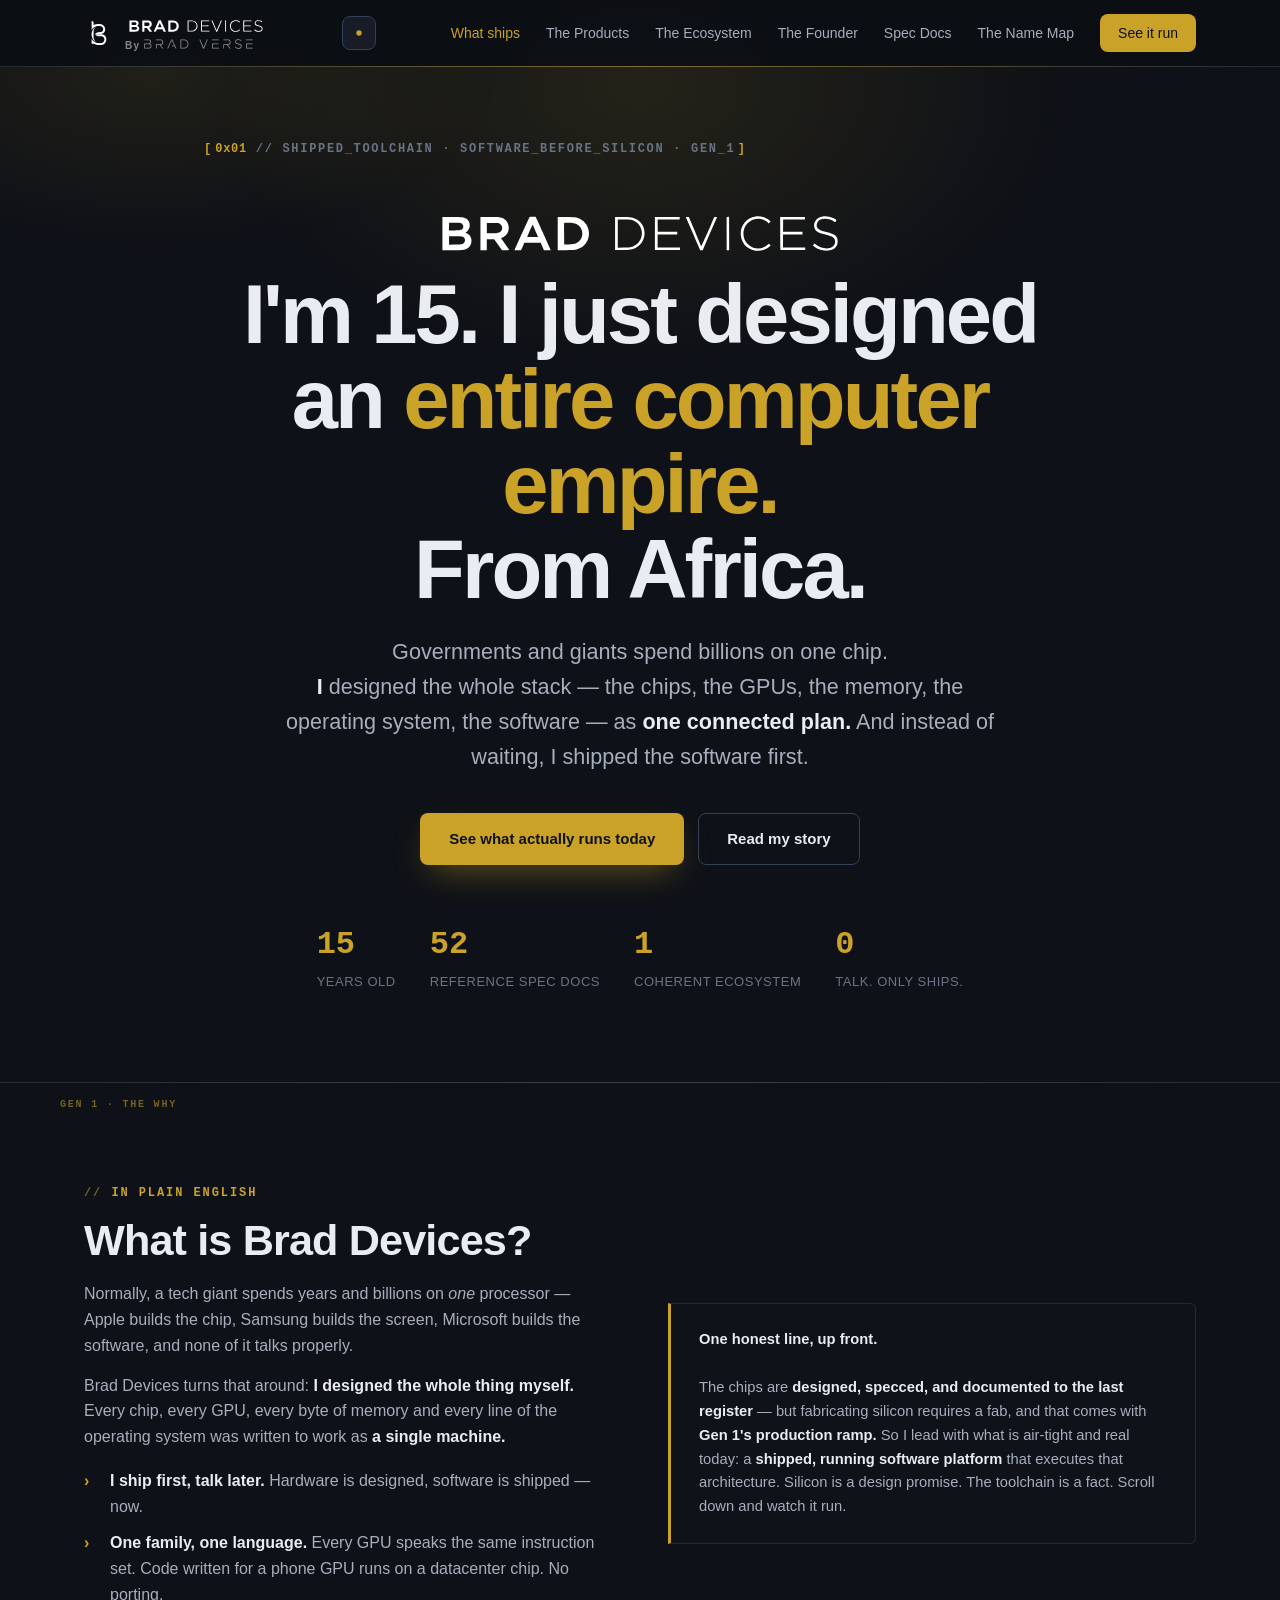
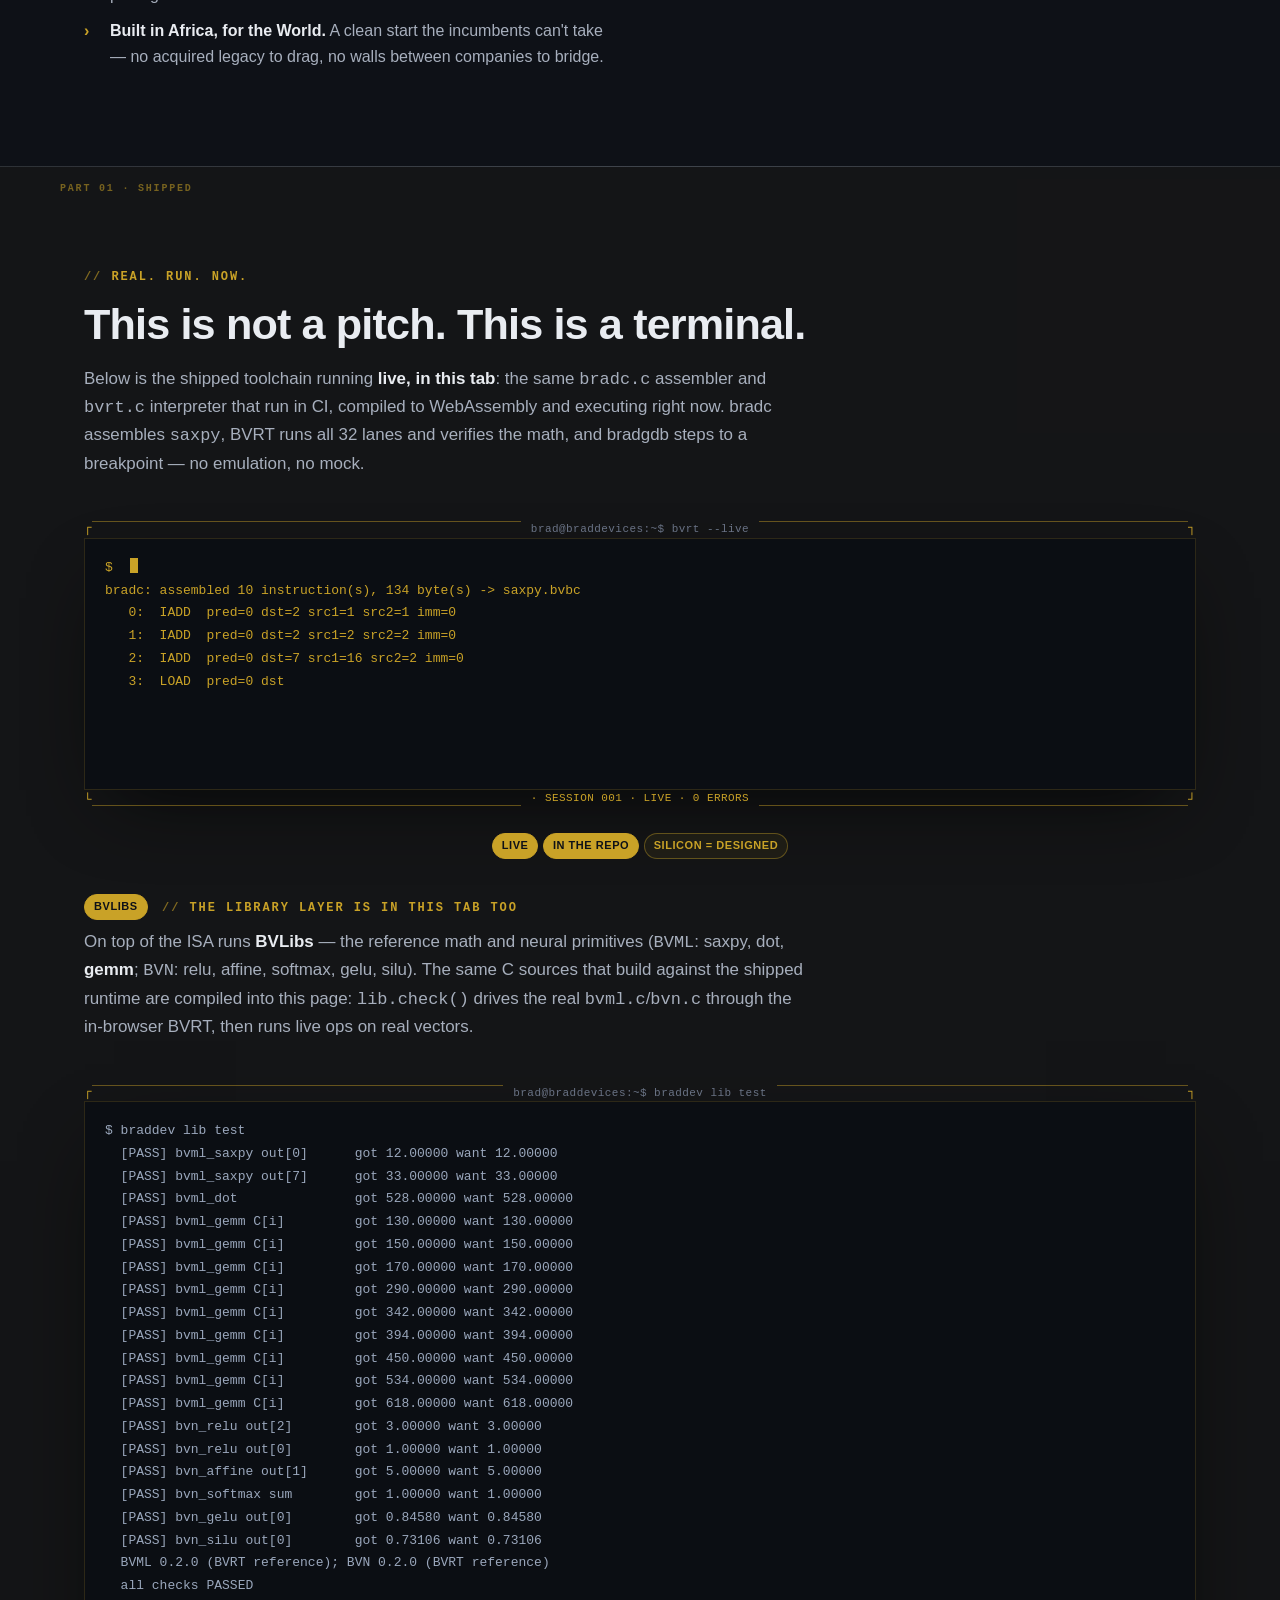
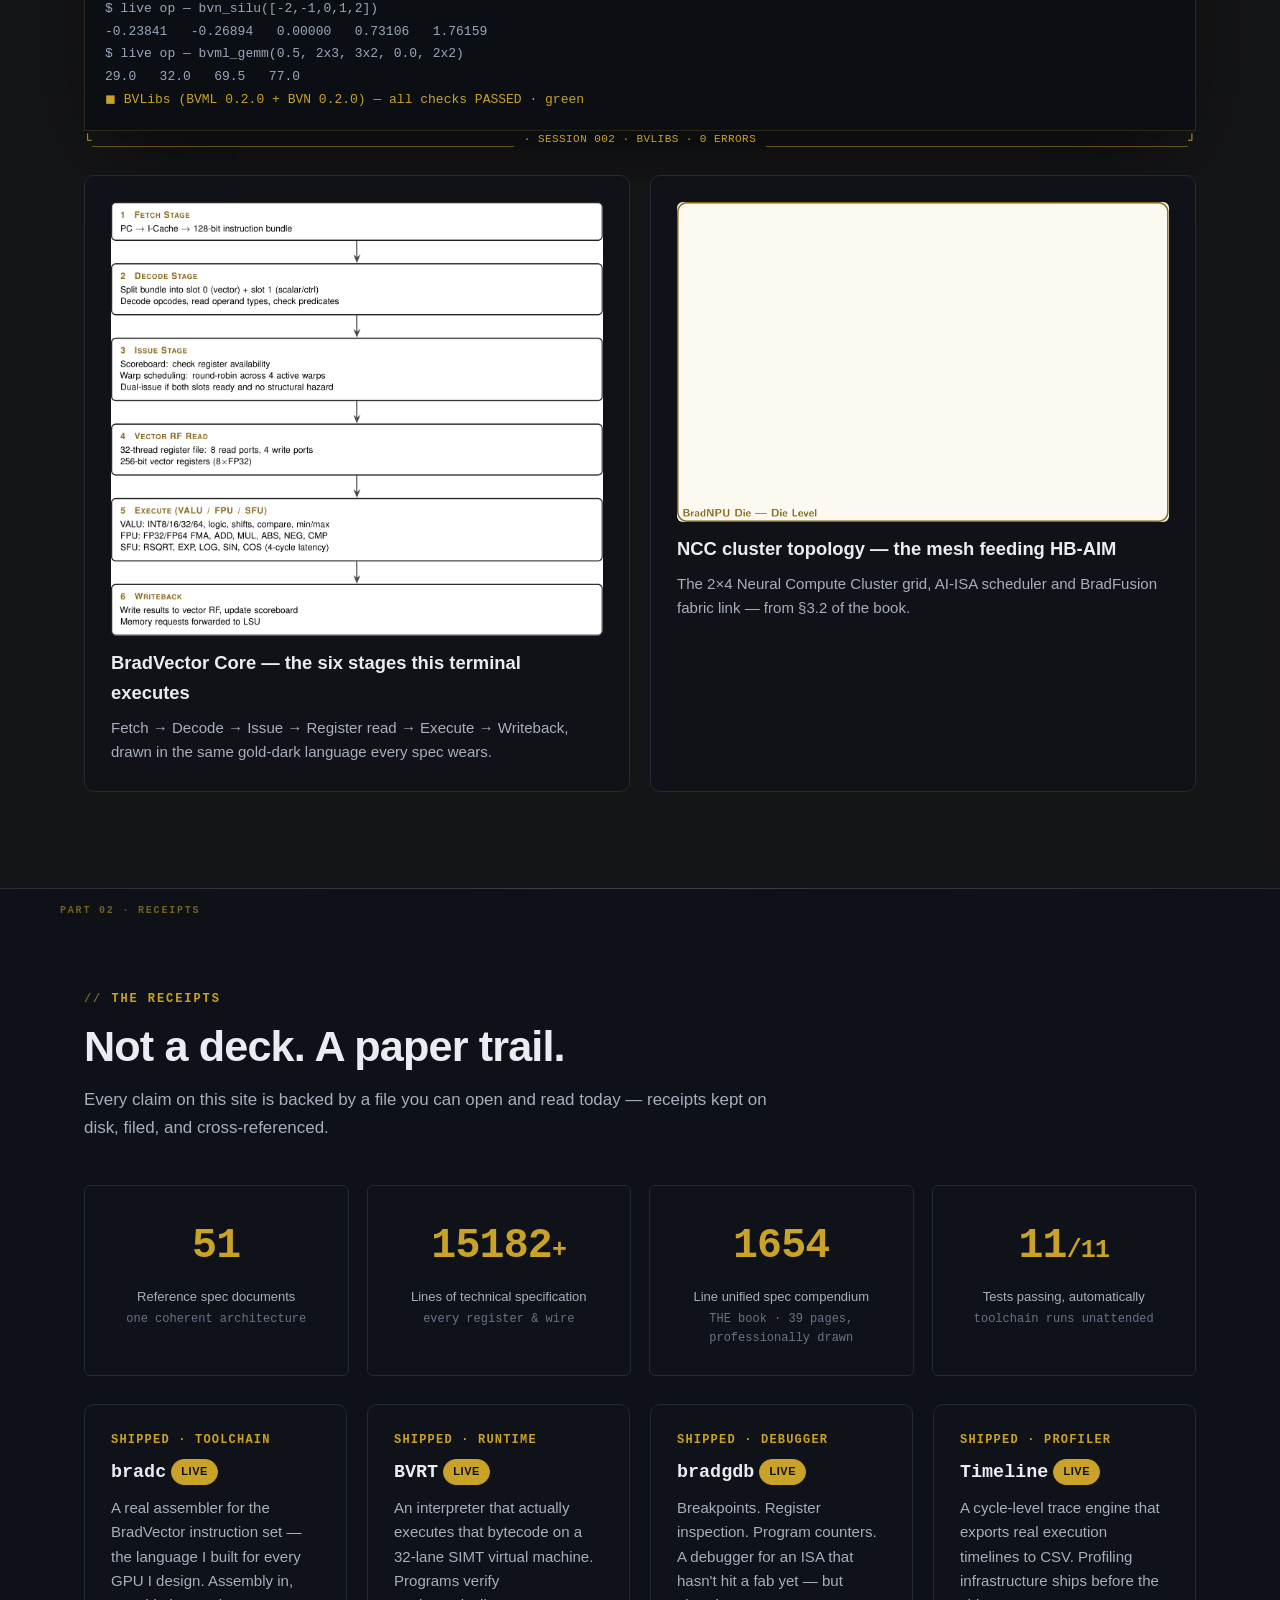
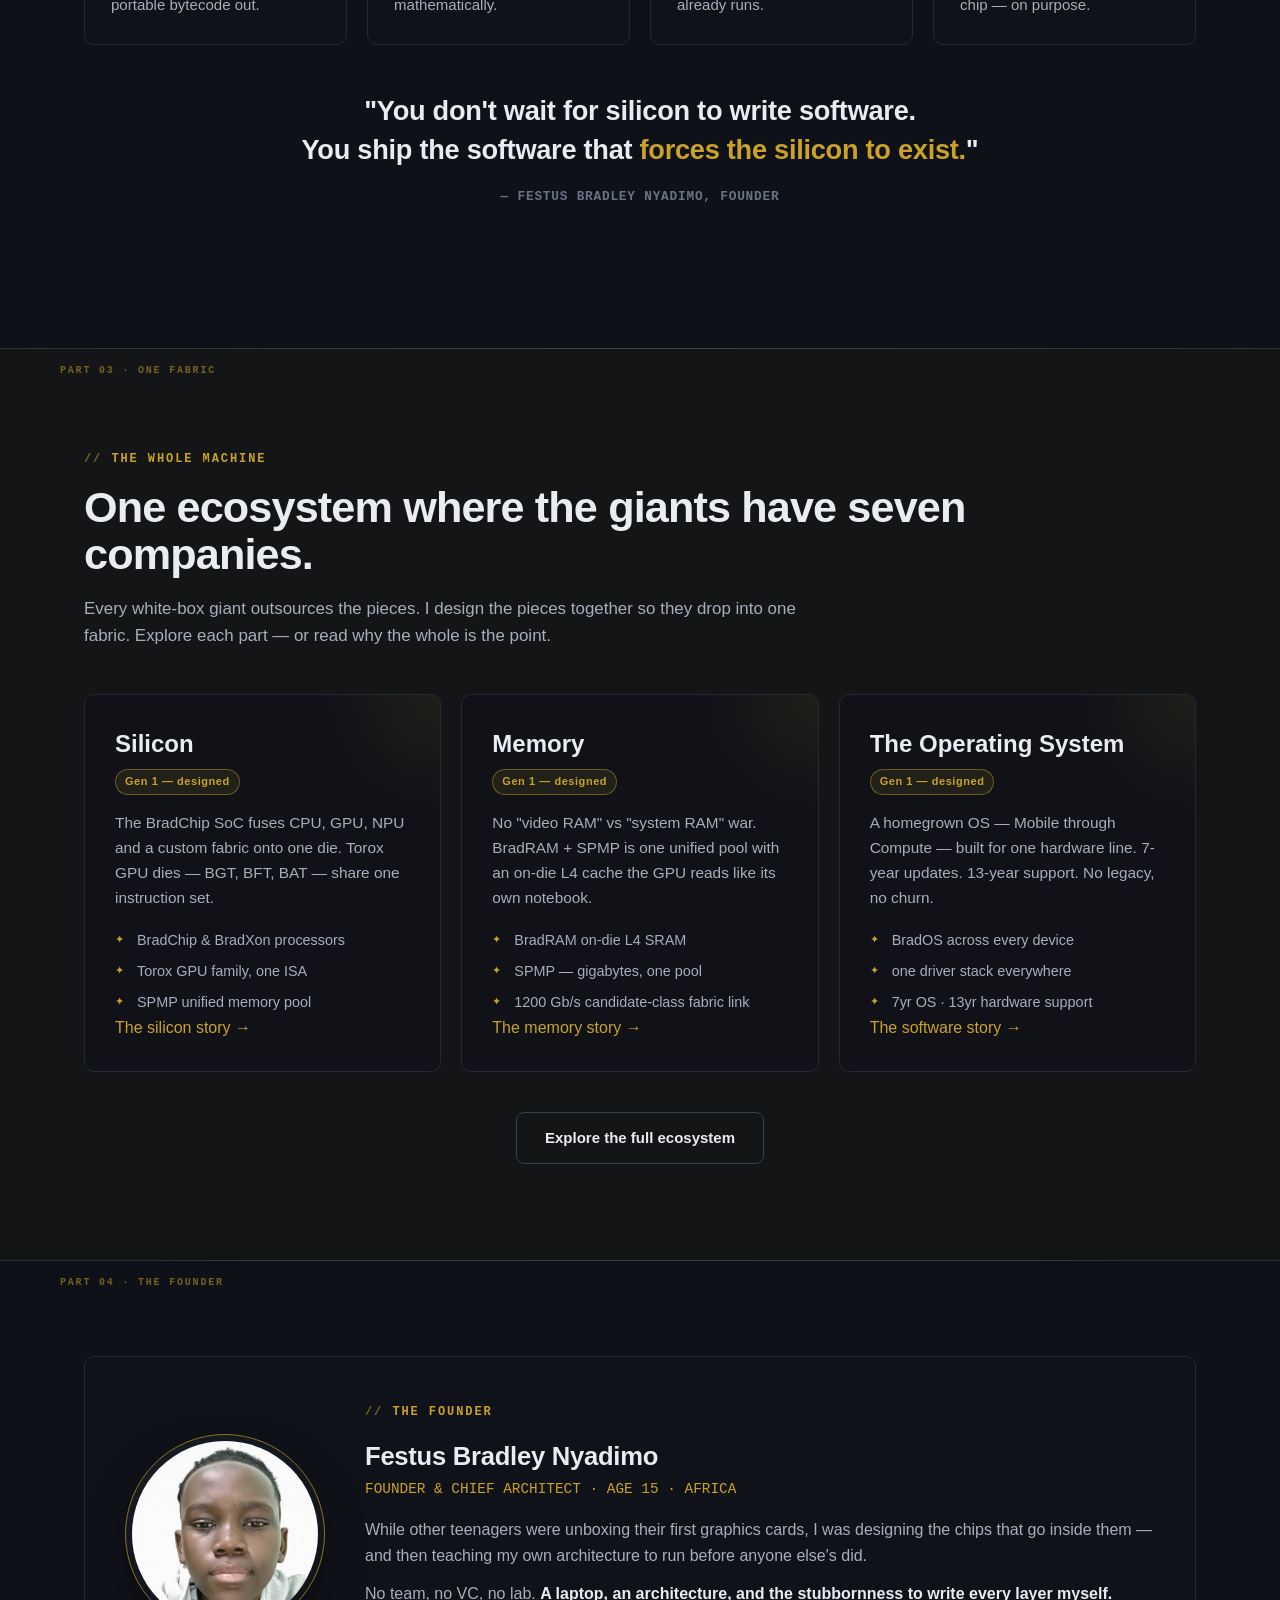
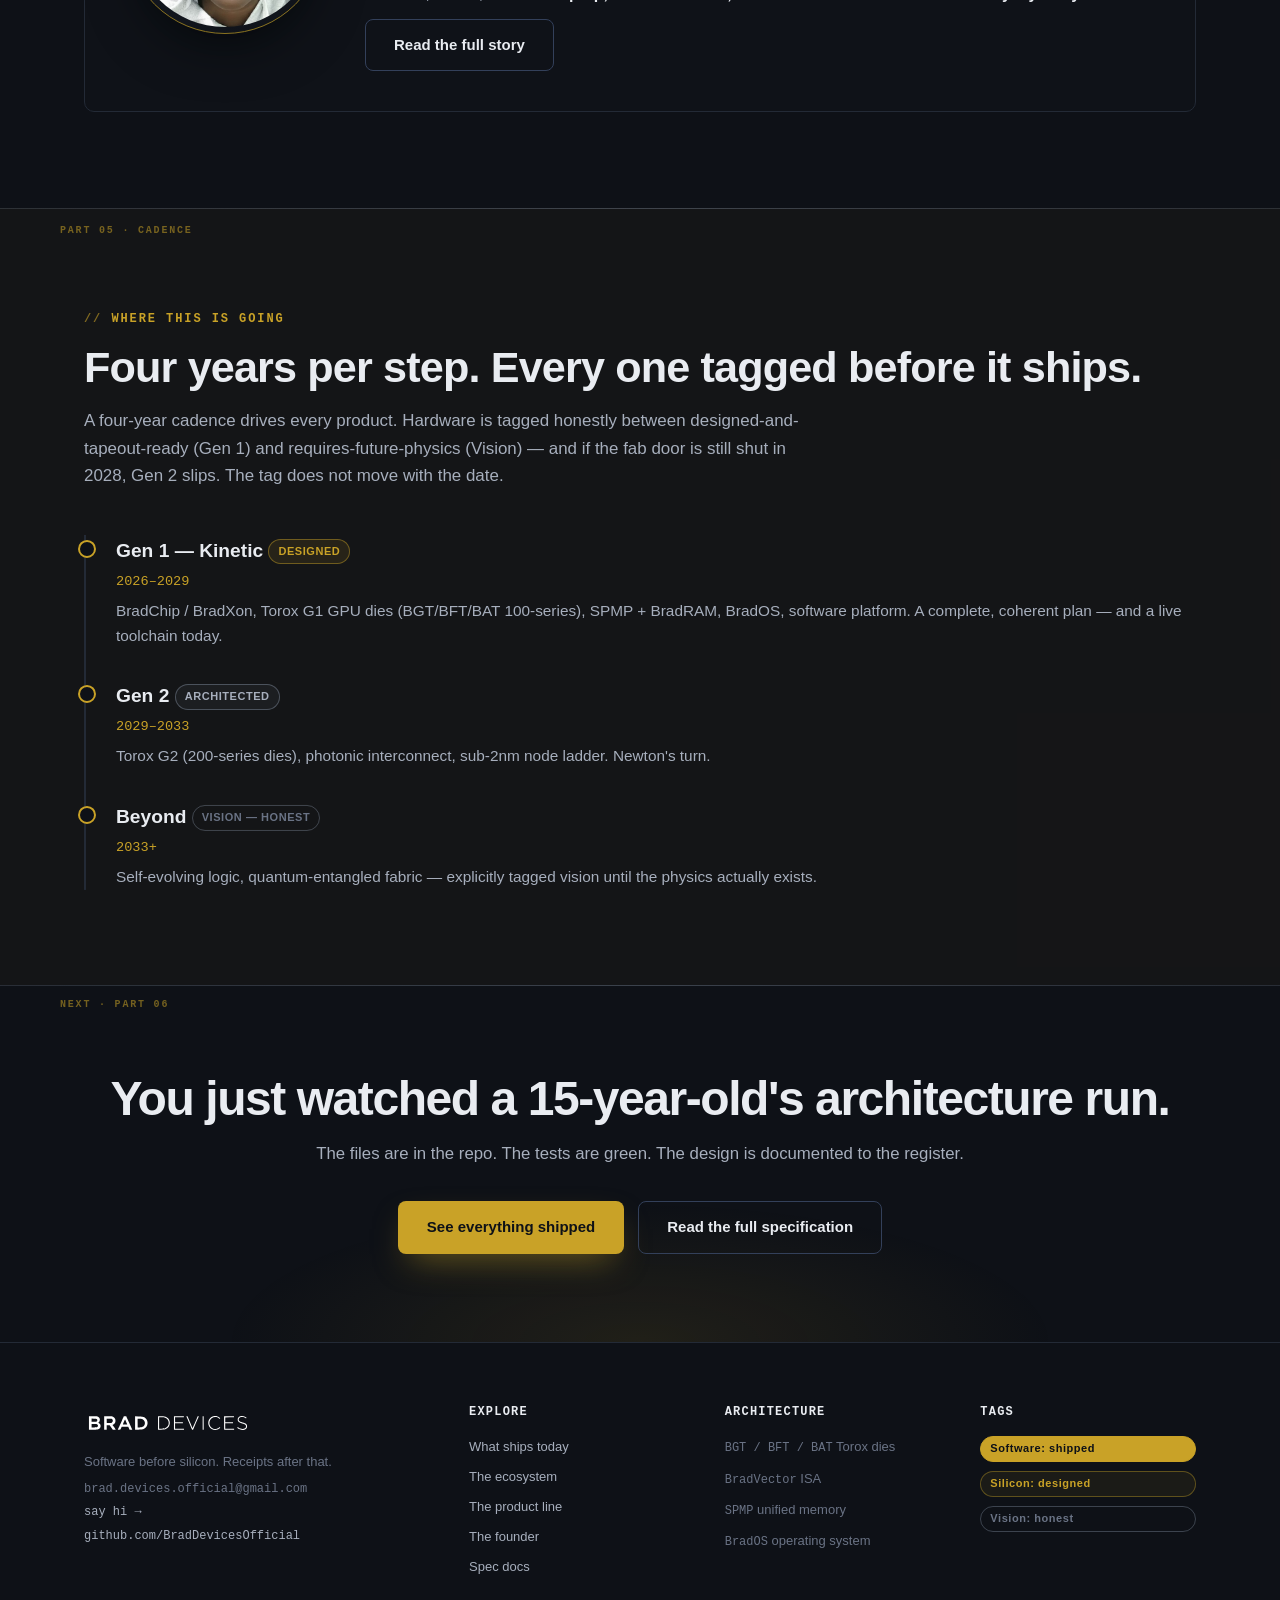
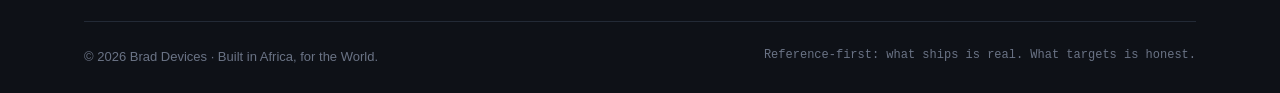
<file: index.html>
<!DOCTYPE html>
<html lang="en">
<head>
<meta charset="UTF-8">
<meta name="viewport" content="width=device-width, initial-scale=1.0">
<script>try{var t=localStorage.getItem("bdTheme");if(t==="light")document.documentElement.setAttribute("data-theme","light");}catch(e){}</script>
<title>Brad Devices — The computer empire a 15-year-old is building in Africa</title>
<meta name="description" content="Brad Devices is a 15-year-old founded computer company: an entire ecosystem — chips, GPUs, OS, memory and software — spec'd, shipped toolchain-first, from Africa. See what actually runs today.">
<meta name="keywords" content="Brad Devices, African tech, silicon, GPU, CPU, NPU, BradVector, RISC, Festus Bradley Nyadimo, technology from Africa">
<link rel="canonical" href="https://brad-devices.vercel.app/">
<meta property="og:type" content="website">
<meta property="og:title" content="Brad Devices — Software before silicon. Receipts after that.">
<meta property="og:description" content="A 15-year-old is building a complete computer ecosystem from Africa. Software ships first — silicon is designed. See the receipts.">
<meta property="og:image" content="https://brad-devices.vercel.app/assets/brad-devices-wordmark/png/brad-devices-wordmark-transparent-black-fill-1024px.png">
<meta property="og:url" content="https://brad-devices.vercel.app/">
<meta name="twitter:card" content="summary_large_image">
<meta name="twitter:title" content="Brad Devices — the computer empire from Africa">
<meta name="twitter:description" content="Chips, GPUs, an operating system, memory and a working toolchain — designed as one coherent ecosystem by a 15-year-old.">
<meta name="theme-color" content="#0E1117">
<link rel="icon" type="image/png" href="assets/brad-devices-logos/svg/brad-devices-icon-white.svg">
<link rel="stylesheet" href="css/style.css">
<script type="application/ld+json">{
  "@context": "https://schema.org",
  "@graph": [
    {
      "@type": "Organization",
      "name": "Brad Devices",
      "slogan": "Software before silicon. Receipts after that.",
      "email": "brad.devices.official@gmail.com",
      "contactPoint": {
        "@type": "ContactPoint",
        "email": "brad.devices.official@gmail.com",
        "contactType": "customer support"
      },
      "founder": { "@type": "Person", "@id": "#festus", "name": "Festus Bradley Nyadimo" },
      "url": "https://brad-devices.vercel.app/",
      "description": "Reference-first compute company: a complete computer ecosystem designed from one coherent plan — silicon, memory, OS and software.",
      "knowsAbout": ["GPU architecture", "computer architecture", "operating systems", "RISC ISA design"]
    },
    {
      "@type": "Person",
      "@id": "#festus",
      "name": "Festus Bradley Nyadimo",
      "jobTitle": "Founder & Chief Architect",
      "knowsAbout": ["computer architecture", "GPU design", "ISA design", "operating systems"],
      "description": "15-year-old founder of Brad Devices, building a full-stack computer ecosystem from Africa."
    }
  ]
}</script>
</head>
<body>

<div class="scroll-progress" id="scroll-progress" aria-hidden="true"></div>

<!-- ===================== NAV ===================== -->
<header class="nav">
  <div class="container nav-inner">
    <a class="nav-brand" href="/">
      <img src="assets/brad-devices-logos/svg/brad-devices-icon-white.svg" alt="" aria-hidden="true">
      <span class="nav-wordmark"><img class="wm" src="assets/brad-devices-wordmark/svg/brad-devices-wordmark-white.svg" alt="BRAD DEVICES" width="142" height="20"><span class="brand-by">By <img class="bv" src="assets/brad-verse-wordmark/svg/brad-verse-wordmark-flat-dark.svg" alt="BradVerse" width="107" height="10"></span></span>
    </a>
    <button class="theme-toggle" data-theme-toggle aria-label="Switch to light mode" title="Toggle light / dark">
      <svg class="i-sun" viewBox="0 0 24 24" width="16" height="16" fill="currentColor" aria-hidden="true"><circle cx="12" cy="12" r="4"/><path d="M12 2v2m0 16v2M4.9 4.9l1.4 1.4m11.4 11.4 1.4 1.4M2 12h2m16 0h2M4.9 19.1l1.4-1.4M17.7 6.3l1.4-1.4"/></svg>
      <svg class="i-moon" viewBox="0 0 24 24" width="16" height="16" fill="currentColor" aria-hidden="true"><path d="M21 12.8A9 9 0 1 1 11.2 3a7 7 0 0 0 9.8 9.8z"/></svg>
    </button>
    <button class="nav-toggle" aria-label="Toggle navigation">Menu</button>
    <nav class="nav-links" aria-label="Primary">
      <a href="/achievements/" class="active">What ships</a>
      <a href="/products/">The Products</a>
      <a href="/ecosystem/">The Ecosystem</a>
      <a href="/founder/">The Founder</a>
      <a href="/docs/">Spec Docs</a>
        <a href="/glossary/">The Name Map</a>
      <a class="nav-cta" href="#proof">See it run</a>
    </nav>
  </div>
</header>

<!-- ===================== HERO ===================== -->
<section class="hero" id="hero-home">
  <div class="container hero-inner" id="hero-inner">
    <span class="kicker"><span class="k-reg">0x01</span><span class="k-com"> // SHIPPED_TOOLCHAIN · SOFTWARE_BEFORE_SILICON · GEN_1</span></span>
    <img src="assets/brad-devices-wordmark/svg/brad-devices-wordmark-white.svg" alt="BRAD DEVICES" width="420" height="96" style="max-width:min(78vw,420px);height:auto;display:block;margin:26px auto 10px;font-weight:inherit;" data-receipt="THE WORDMARK · real SVG on a dark hero · ships in PNG 512→4096 / JPG / SVG — open any intro page, meet the brand at full sharpness">
    <h1>I'm 15. I just designed<br>an <span class="kinetic">entire computer empire.</span><br>From Africa.</h1>
    <p class="sub">Governments and giants spend billions on one chip.<br>
    <strong>I</strong> designed the whole stack — the chips, the GPUs, the memory,
    the operating system, the software — as <strong>one connected plan.</strong> And instead of waiting,
    I shipped the software first.</p>
    <div class="hero-actions">
      <a class="btn btn-gold" href="#proof">See what actually runs today</a>
      <a class="btn btn-ghost" href="/founder/">Read my story</a>
    </div>
    <div class="hero-stats">
      <div class="hero-stat"><div class="n">15</div><div class="l">YEARS OLD</div></div>
      <div class="hero-stat"><div class="n">52</div><div class="l">REFERENCE SPEC DOCS</div></div>
      <div class="hero-stat"><div class="n">1</div><div class="l">COHERENT ECOSYSTEM</div></div>
      <div class="hero-stat"><div class="n">0</div><div class="l">TALK. ONLY SHIPS.</div></div>
    </div>
  </div>
</section>

<!-- ===================== THE HOOK (NON-TECH) ===================== -->
<section class="section" id="hook" data-tag="GEN 1 · THE WHY">
  <div class="container">
    <div class="split">
      <div class="txt reveal">
        <span class="eyebrow">In plain English</span>
        <h2>What is Brad Devices?</h2>
        <p>Normally, a tech giant spends years and billions on <em>one</em> processor — Apple builds the chip,
        Samsung builds the screen, Microsoft builds the software, and none of it talks properly.</p>
        <p>Brad Devices turns that around: <strong>I designed the whole thing myself.</strong> Every chip,
        every GPU, every byte of memory and every line of the operating system was written to work as
        <strong>a single machine.</strong></p>
        <ul>
          <li><strong>I ship first, talk later.</strong> Hardware is designed, software is shipped — now.</li>
          <li><strong>One family, one language.</strong> Every GPU speaks the same instruction set. Code written for a phone GPU runs on a datacenter chip. No porting.</li>
          <li><strong>Built in Africa, for the World.</strong> A clean start the incumbents can't take — no acquired legacy to drag, no walls between companies to bridge.</li>
        </ul>
      </div>
      <div class="honesty reveal">
        <strong>One honest line, up front.</strong><br><br>
        The chips are <strong>designed, specced, and documented to the last register</strong> — but
        fabricating silicon requires a fab, and that comes with <strong>Gen 1's production ramp.</strong>
        So I lead with what is air-tight and real today: a <strong>shipped, running software
        platform</strong> that executes that architecture. Silicon is a design promise. The toolchain is a
        fact. Scroll down and watch it run.
      </div>
    </div>
  </div>
</section>

<!-- ===================== THE PROOF — LIVE TERMINAL ===================== -->
<section class="section section-alt" id="proof" data-tag="PART 01 · SHIPPED">
  <div class="container">
    <span class="eyebrow">Real. Run. Now.</span>
    <h2>This is not a pitch. This is a terminal.</h2>
    <p class="lede">Below is the shipped toolchain running <strong>live, in this tab</strong>: the same
    <code>bradc.c</code> assembler and <code>bvrt.c</code> interpreter that run in CI, compiled to WebAssembly
    and executing right now. bradc assembles <code>saxpy</code>, BVRT runs all 32 lanes and verifies the math,
    and bradgdb steps to a breakpoint — no emulation, no mock.</p>

    <div class="term-rig reveal">
      <div class="term-frame top" aria-hidden="true">
        <span class="tc">┌</span><span class="trule"></span><span class="ttag">brad@braddevices:~$ bvrt --live</span><span class="trule"></span><span class="tc">┐</span>
      </div>
      <div class="terminal" id="terminal-host" role="img" aria-label="Live execution of the real bradc assembler and BVRT interpreter — compiled to WebAssembly and run in your browser"></div>
      <div class="term-frame bottom" aria-hidden="true">
        <span class="tc">└</span><span class="trule"></span><span class="ttag end">· SESSION 001 · LIVE · 0 ERRORS</span><span class="trule"></span><span class="tc">┘</span>
      </div>
    </div>

    <div style="text-align:center; margin-top:26px;">
      <span class="badge live">LIVE</span>
      <span class="badge ship">IN THE REPO</span>
      <span class="badge ref">SILICON = DESIGNED</span>
    </div>

    <div class="reveal" style="margin-top:34px;">
      <span class="badge ship">BVLIBS</span>
      <span class="eyebrow" style="display:inline-block; margin:0 0 0 10px;">The library layer is in this tab too</span>
      <p class="lede" style="margin-top:8px;">On top of the ISA runs <strong>BVLibs</strong> — the reference math and neural
      primitives (<code>BVML</code>: saxpy, dot, <strong>gemm</strong>; <code>BVN</code>: relu, affine, softmax, gelu, silu). The same
      C sources that build against the shipped runtime are compiled
      into this page: <code>lib.check()</code> drives the real <code>bvml.c</code>/<code>bvn.c</code> through the in-browser BVRT,
      then runs live ops on real vectors.</p>
    </div>

    <div class="term-rig reveal" style="margin-top:14px;">
      <div class="term-frame top" aria-hidden="true">
        <span class="tc">┌</span><span class="trule"></span><span class="ttag">brad@braddevices:~$ braddev lib test</span><span class="trule"></span><span class="tc">┐</span>
      </div>
      <div class="terminal" id="lib-host" role="img" aria-label="Live BVML/BVN self-check running the real reference library sources in WebAssembly"></div>
      <div class="term-frame bottom" aria-hidden="true">
        <span class="tc">└</span><span class="trule"></span><span class="ttag end">· SESSION 002 · BVLIBS · 0 ERRORS</span><span class="trule"></span><span class="tc">┘</span>
      </div>
    </div>

    <div class="grid grid-2 reveal" style="margin-top:28px;">
      <div class="card">
        <img src="assets/diagrams/gpu_core_pipeline.png" alt="BradVector Core six-stage pipeline" style="width:100%;height:auto;border-radius:6px;display:block;">
        <h3 style="margin-top:12px;">BradVector Core — the six stages this terminal executes</h3>
        <p>Fetch → Decode → Issue → Register read → Execute → Writeback, drawn in the same gold-dark language every spec wears.</p>
      </div>
      <div class="card">
        <img src="assets/diagrams/ncc_topology.png" alt="NCC cluster topology" style="width:100%;height:auto;border-radius:6px;display:block;">
        <h3 style="margin-top:12px;">NCC cluster topology — the mesh feeding HB-AIM</h3>
        <p>The 2×4 Neural Compute Cluster grid, AI-ISA scheduler and BradFusion fabric link — from §3.2 of the book.</p>
      </div>
    </div>
  </div>
</section>

<script>
(function () {
  /* Live-loop source: bradvector.wasm (src/wasm/) is the real toolchain
     compiled to WebAssembly. This recorded `session` is the fallback if
     wasm cannot load; assemble via `bradc-cli demo.bvbs -o demo.bvbc -d`
     plus the BVRT saxpy verification from the CI test suite. */
  var session = [
    { cmd: "bradc-cli saxpy.bvbs -o saxpy.bvbc -d", ok: true, out:
"bradc: assembled 10 instruction(s), 134 byte(s) -> saxpy.bvbc\n   0:  IADD  pred=0 dst=2 src1=1 src2=1 imm=0\n   1:  IADD  pred=0 dst=2 src1=2 src2=2 imm=0\n   2:  IADD  pred=0 dst=7 src1=16 src2=2 imm=0\n   3:  LOAD  pred=0 dst=3 src1=7 src2=0 imm=0\n   4:  IMUL  pred=0 dst=4 src1=3 src2=18 imm=0\n   5:  IADD  pred=0 dst=8 src1=17 src2=2 imm=0\n   6:  LOAD  pred=0 dst=5 src1=8 src2=0 imm=0\n   7:  IADD  pred=0 dst=6 src1=4 src2=5 imm=0\n   8:  STORE  pred=0 dst=6 src1=8 src2=0 imm=0\n   9:  EXIT  pred=0 dst=0 src1=0 src2=0 imm=0" },
    { cmd: "bvrt saxpy.bvbc", ok: true, out: "BVRT saxpy ok (32 lanes) — y[i] = a·x[i] + y[i] verified for all 32 lanes" },
    { cmd: "bradgdb saxpy.bvbc -b 4", ok: true, out: "break 4 set (IMUL S4, S3, S18)\nhalt @ PC=4 (IMUL S4, S3, S18)\nregs: PC=4 S3=1 S18=4\ncontinue -> BV_HALT - program completed" },
    { cmd: "ctest --test-dir build", ok: true, out: "100% tests passed, 11 tests out of 11\nBradVector platform · green" }
  ];
  function init() {
    var host = document.getElementById("terminal-host");
    if (!host) return;
    if (window.BradLive && window.BradWasm) window.BradLive(host, session, { speed: 1 });
    else if (window.BradTerminal) window.BradTerminal(host, session, { speed: 1 });
  }
  if (document.readyState === "loading") document.addEventListener("DOMContentLoaded", init);
  else init();
})();
</script>

<!-- ===================== ACHIEVEMENT WALL ===================== -->
<section class="section" id="achievements" data-tag="PART 02 · RECEIPTS">
  <div class="container">
    <span class="eyebrow">The receipts</span>
    <h2>Not a deck. A paper trail.</h2>
    <p class="lede">Every claim on this site is backed by a file you can open and read today — receipts
    kept on disk, filed, and cross-referenced.</p>

    <div class="stat-wall reveal">
      <div class="stat"><div class="num"><span data-count="52">0</span></div><div class="lbl">Reference spec documents</div><div class="sub">one coherent architecture</div></div>
      <div class="stat"><div class="num"><span data-count="15500">0</span><span class="suffix">+</span></div><div class="lbl">Lines of technical specification</div><div class="sub">every register &amp; wire</div></div>
      <div class="stat"><div class="num"><span data-count="1689">0</span></div><div class="lbl">Line unified spec compendium</div><div class="sub">THE book · 39 pages, professionally drawn</div></div>
      <div class="stat"><div class="num"><span data-count="11">0</span><span class="suffix">/11</span></div><div class="lbl">Tests passing, automatically</div><div class="sub">toolchain runs unattended</div></div>
    </div>

    <div class="grid grid-4 reveal" style="margin-top:28px;">
      <div class="card">
        <div class="card-num">SHIPPED · TOOLCHAIN</div>
        <h3><span class="mono">bradc</span> <span class="badge live">LIVE</span></h3>
        <p>A real assembler for the BradVector instruction set — the language I built for every GPU I design. Assembly in, portable bytecode out.</p>
      </div>
      <div class="card">
        <div class="card-num">SHIPPED · RUNTIME</div>
        <h3><span class="mono">BVRT</span> <span class="badge live">LIVE</span></h3>
        <p>An interpreter that actually executes that bytecode on a 32-lane SIMT virtual machine. Programs verify mathematically.</p>
      </div>
      <div class="card">
        <div class="card-num">SHIPPED · DEBUGGER</div>
        <h3><span class="mono">bradgdb</span> <span class="badge live">LIVE</span></h3>
        <p>Breakpoints. Register inspection. Program counters. A debugger for an ISA that hasn't hit a fab yet — but already runs.</p>
      </div>
      <div class="card">
        <div class="card-num">SHIPPED · PROFILER</div>
        <h3><span class="mono">Timeline</span> <span class="badge live">LIVE</span></h3>
        <p>A cycle-level trace engine that exports real execution timelines to CSV. Profiling infrastructure ships before the chip — on purpose.</p>
      </div>
    </div>

    <blockquote class="brad-quote reveal">
      "You don't wait for silicon to write software.<br>
      You ship the software that <span class="gold">forces the silicon to exist.</span>"
      <cite>— FESTUS BRADLEY NYADIMO, FOUNDER</cite>
    </blockquote>
  </div>
</section>

<!-- ===================== ECOSYSTEM TEASER ===================== -->
<section class="section section-alt" id="ecosystem" data-tag="PART 03 · ONE FABRIC">
  <div class="container">
    <span class="eyebrow">The whole machine</span>
    <h2>One ecosystem where the giants have seven companies.</h2>
    <p class="lede">Every white-box giant outsources the pieces. I design the pieces together so they drop
    into one fabric. Explore each part — or read why the whole is the point.</p>
    <div class="grid grid-3 reveal">
      <div class="pillar">
        <h3>Silicon</h3>
        <span class="tag badge gen1">Gen 1 — designed</span>
        <p>The BradChip SoC fuses CPU, GPU, NPU and a custom fabric onto one die. Torox GPU dies — BGT, BFT, BAT — share one instruction set.</p>
        <ul><li>BradChip &amp; BradXon processors</li><li>Torox GPU family, one ISA</li><li>SPMP unified memory pool</li></ul>
        <a href="/ecosystem/#silicon">The silicon story →</a>
      </div>
      <div class="pillar">
        <h3>Memory</h3>
        <span class="tag badge gen1">Gen 1 — designed</span>
        <p>No "video RAM" vs "system RAM" war. BradRAM + SPMP is one unified pool with an on-die L4 cache the GPU reads like its own notebook.</p>
        <ul><li>BradRAM on-die L4 SRAM</li><li>SPMP — gigabytes, one pool</li><li>1200 Gb/s candidate-class fabric link</li></ul>
        <a href="/ecosystem/#memory">The memory story →</a>
      </div>
      <div class="pillar">
        <h3>The Operating System</h3>
        <span class="tag badge gen1">Gen 1 — designed</span>
        <p>A homegrown OS — Mobile through Compute — built for one hardware line. 7-year updates. 13-year support. No legacy, no churn.</p>
        <ul><li>BradOS across every device</li><li>one driver stack everywhere</li><li>7yr OS · 13yr hardware support</li></ul>
        <a href="/ecosystem/#software">The software story →</a>
      </div>
    </div>
    <div style="text-align:center; margin-top:40px;">
      <a class="btn btn-ghost reveal" href="/ecosystem/">Explore the full ecosystem</a>
    </div>
  </div>
</section>

<!-- ===================== FOUNDER TEASER ===================== -->
<section class="section" id="founder" data-tag="PART 04 · THE FOUNDER">
  <div class="container">
    <div class="founder-card reveal">
      <div class="founder-avatar"><img src="assets/founder.jpg" alt="Festus Bradley Nyadimo — founder and chief architect of Brad Devices"></div>
      <div>
        <span class="eyebrow">The founder</span>
        <h3>Festus Bradley Nyadimo</h3>
        <div class="founder-role">FOUNDER &amp; CHIEF ARCHITECT · AGE 15 · AFRICA</div>
<p>While other teenagers were unboxing their first graphics cards, I was designing the chips that go
        inside them — and then teaching my own architecture to run before anyone else's did.</p>
        <p>No team, no VC, no lab. <strong>A laptop, an architecture, and the stubbornness to write every
        layer myself.</strong></p>
        <a class="btn btn-ghost" href="/founder/">Read the full story</a>
      </div>
    </div>
  </div>
</section>

<!-- ===================== ROADMAP (SHORT) ===================== -->
<section class="section section-alt" id="roadmap" data-tag="PART 05 · CADENCE">
  <div class="container">
    <span class="eyebrow">Where this is going</span>
    <h2>Four years per step. Every one tagged before it ships.</h2>
    <p class="lede">A four-year cadence drives every product. Hardware is tagged honestly between
    designed-and-tapeout-ready (Gen 1) and requires-future-physics (Vision) — and if the fab door is
    still shut in 2028, Gen 2 slips. The tag does not move with the date.</p>
    <div class="timeline reveal">
      <div class="tl-item">
        <h4>Gen 1 — Kinetic <span class="badge gen1">DESIGNED</span></h4>
        <span class="tl-year">2026–2029</span>
        <p>BradChip / BradXon, Torox G1 GPU dies (BGT/BFT/BAT 100-series), SPMP + BradRAM, BradOS,
        software platform. A complete, coherent plan — and a live toolchain today.</p>
      </div>
      <div class="tl-item">
        <h4>Gen 2 <span class="badge gen2">ARCHITECTED</span></h4>
        <span class="tl-year">2029–2033</span>
        <p>Torox G2 (200-series dies), photonic interconnect, sub-2nm node ladder. Newton's turn.</p>
      </div>
      <div class="tl-item">
        <h4>Beyond <span class="badge vision">VISION — HONEST</span></h4>
        <span class="tl-year">2033+</span>
        <p>Self-evolving logic, quantum-entangled fabric — explicitly tagged vision until the physics actually exists.</p>
      </div>
    </div>
  </div>
</section>

<!-- ===================== CTA BAND ===================== -->
<section class="cta-band" data-tag="NEXT · PART 06">
  <div class="container" style="position:relative; z-index:2;">
    <h2>You just watched a 15-year-old's architecture run.</h2>
    <p>The files are in the repo. The tests are green. The design is documented to the register.</p>
    <div class="hero-actions">
      <a class="btn btn-gold" href="/achievements/">See everything shipped</a>
      <a class="btn btn-ghost" href="/docs/">Read the full specification</a>
    </div>
  </div>
</section>

<!-- ===================== FOOTER ===================== -->
<footer class="footer">
  <div class="container">
    <div class="footer-grid">
      <div>
        <div class="brand-line"><img src="assets/brad-devices-wordmark/svg/brad-devices-wordmark-white.svg" alt="BRAD DEVICES" data-receipt="THE WORDMARK · one receipt line · same SVG as the navbar brand — footer finally renders the REAL wordmark, not browser typography" width="168" height="40" style="width:168px;height:40px;display:inline-block;vertical-align:middle;"></div>
        <p>Software before silicon. Receipts after that.</p>
        <p class="mono" style="margin-top:8px;">brad.devices.official@gmail.com</p>
        <p class="mono" style="margin-top:4px;"><a href="mailto:brad.devices.official@gmail.com">say hi →</a></p>
        <p class="mono" style="margin-top:4px;"><a href="https://github.com/BradDevicesOfficial" target="_blank" rel="noopener">github.com/BradDevicesOfficial</a></p>
      </div>
      <div>
        <h5>Explore</h5>
        <ul>
          <li><a href="/achievements/">What ships today</a></li>
          <li><a href="/ecosystem/">The ecosystem</a></li>
          <li><a href="/products/">The product line</a></li>
          <li><a href="/founder/">The founder</a></li>
          <li><a href="/docs/">Spec docs</a></li>
        </ul>
      </div>
      <div>
        <h5>Architecture</h5>
        <ul>
          <li><span class="mono">BGT / BFT / BAT</span> Torox dies</li>
          <li><span class="mono">BradVector</span> ISA</li>
          <li><span class="mono">SPMP</span> unified memory</li>
          <li><span class="mono">BradOS</span> operating system</li>
        </ul>
      </div>
      <div>
        <h5>Tags</h5>
        <ul>
          <li class="badge live">Software: shipped</li>
          <li class="badge ref">Silicon: designed</li>
          <li class="badge vision">Vision: honest</li>
        </ul>
      </div>
    </div>
    <div class="footer-bottom">
      <div>© 2026 Brad Devices · Built in Africa, for the World.</div>
      <div class="mono">Reference-first: what ships is real. What targets is honest.</div>
    </div>
  </div>
</footer>

<script src="vendor/motion.min.js"></script>
<script src="js/bradvector.js"></script>
<script src="js/app.js"></script>
<script>
(function () {
  /* BVLibs live panel — drives the real bvml.c/bvn.c (compiled into
     bradvector.wasm) through the typed wrapper. No recorded strings:
     lib.check() and bvn_silu run right now in this tab. */
  var host = document.getElementById("lib-host");
  if (!host) return;
  var pre = document.createElement("div");
  pre.className = "term-body";
  host.appendChild(pre);
  function line(text, color) {
    var d = document.createElement("div");
    d.style.whiteSpace = "pre-wrap";
    if (color) d.style.color = color;
    d.textContent = text;
    pre.appendChild(d);
  }
  function run() {
    if (!window.BradVector) { line("bradvector.js not loaded", "var(--orbit-muted)"); return; }
    BradVector.load().then(function () {
      line("$ braddev lib test");
      var c = BradVector.lib.check();
      c.report.split("\n").forEach(line);
      line("$ live op — bvn_silu([-2,-1,0,1,2])");
      var silu = BradVector.lib.bvnSilu(new Float32Array([-2, -1, 0, 1, 2]));
      if (silu) line(Array.prototype.map.call(silu, function (v) { return v.toFixed(5); }).join("   "));
      line("$ live op — bvml_gemm(0.5, 2x3, 3x2, 0.0, 2x2)");
      var gemm = BradVector.lib.bvmlGemm(0.5, new Float32Array([1,2,3,4,5,6]),
                                         new Float32Array([7,8,9,10,11,12]),
                                         0.0, new Float32Array(4));
      if (gemm) line(Array.prototype.map.call(gemm, function (v) { return v.toFixed(1); }).join("   "));
      line(c.fails === 0
        ? "◼ BVLibs (BVML 0.2.0 + BVN 0.2.0) — all checks PASSED · green"
        : "◼ " + c.fails + " check(s) FAILED",
        c.fails === 0 ? "var(--live)" : "var(--orbit-muted)");
    }, function (err) {
      line("wasm failed to load here: " + err.message, "var(--orbit-muted)");
    });
  }
  run();
})();
</script>
</body>
</html>
</file>
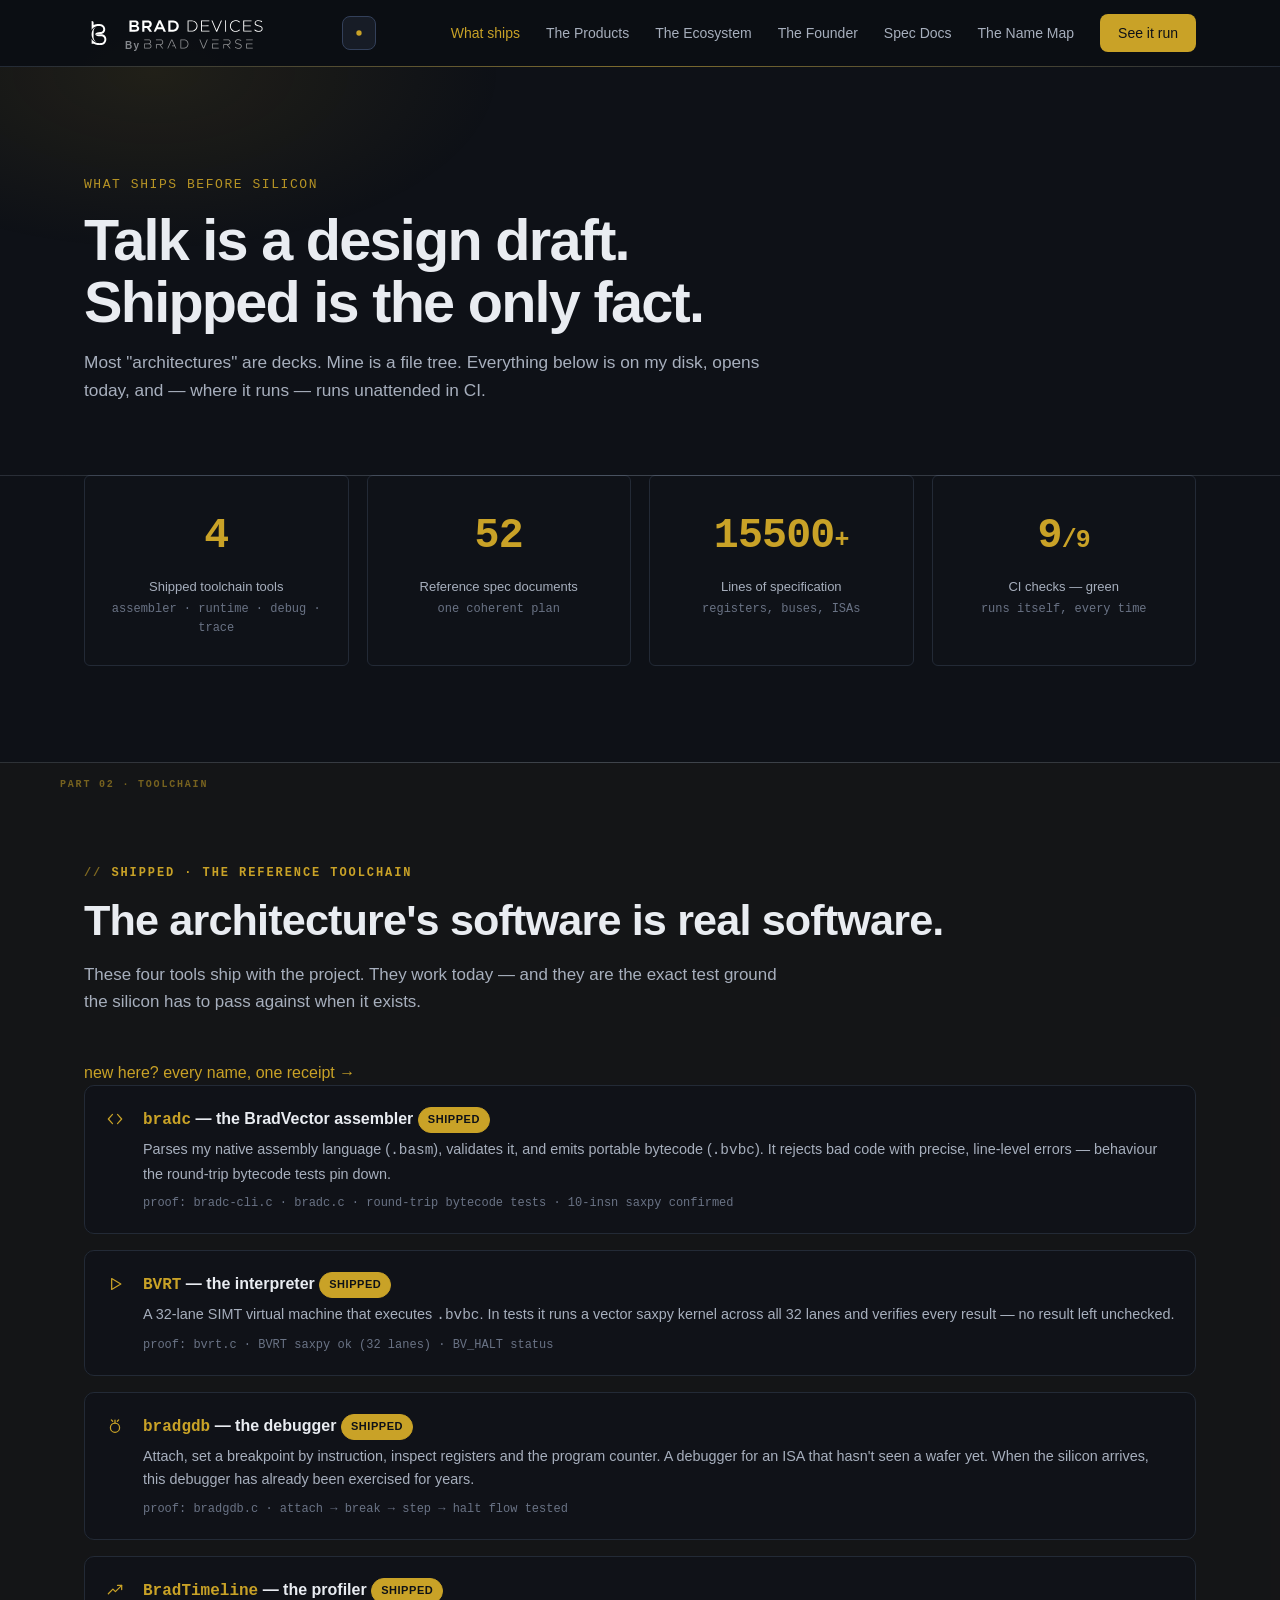
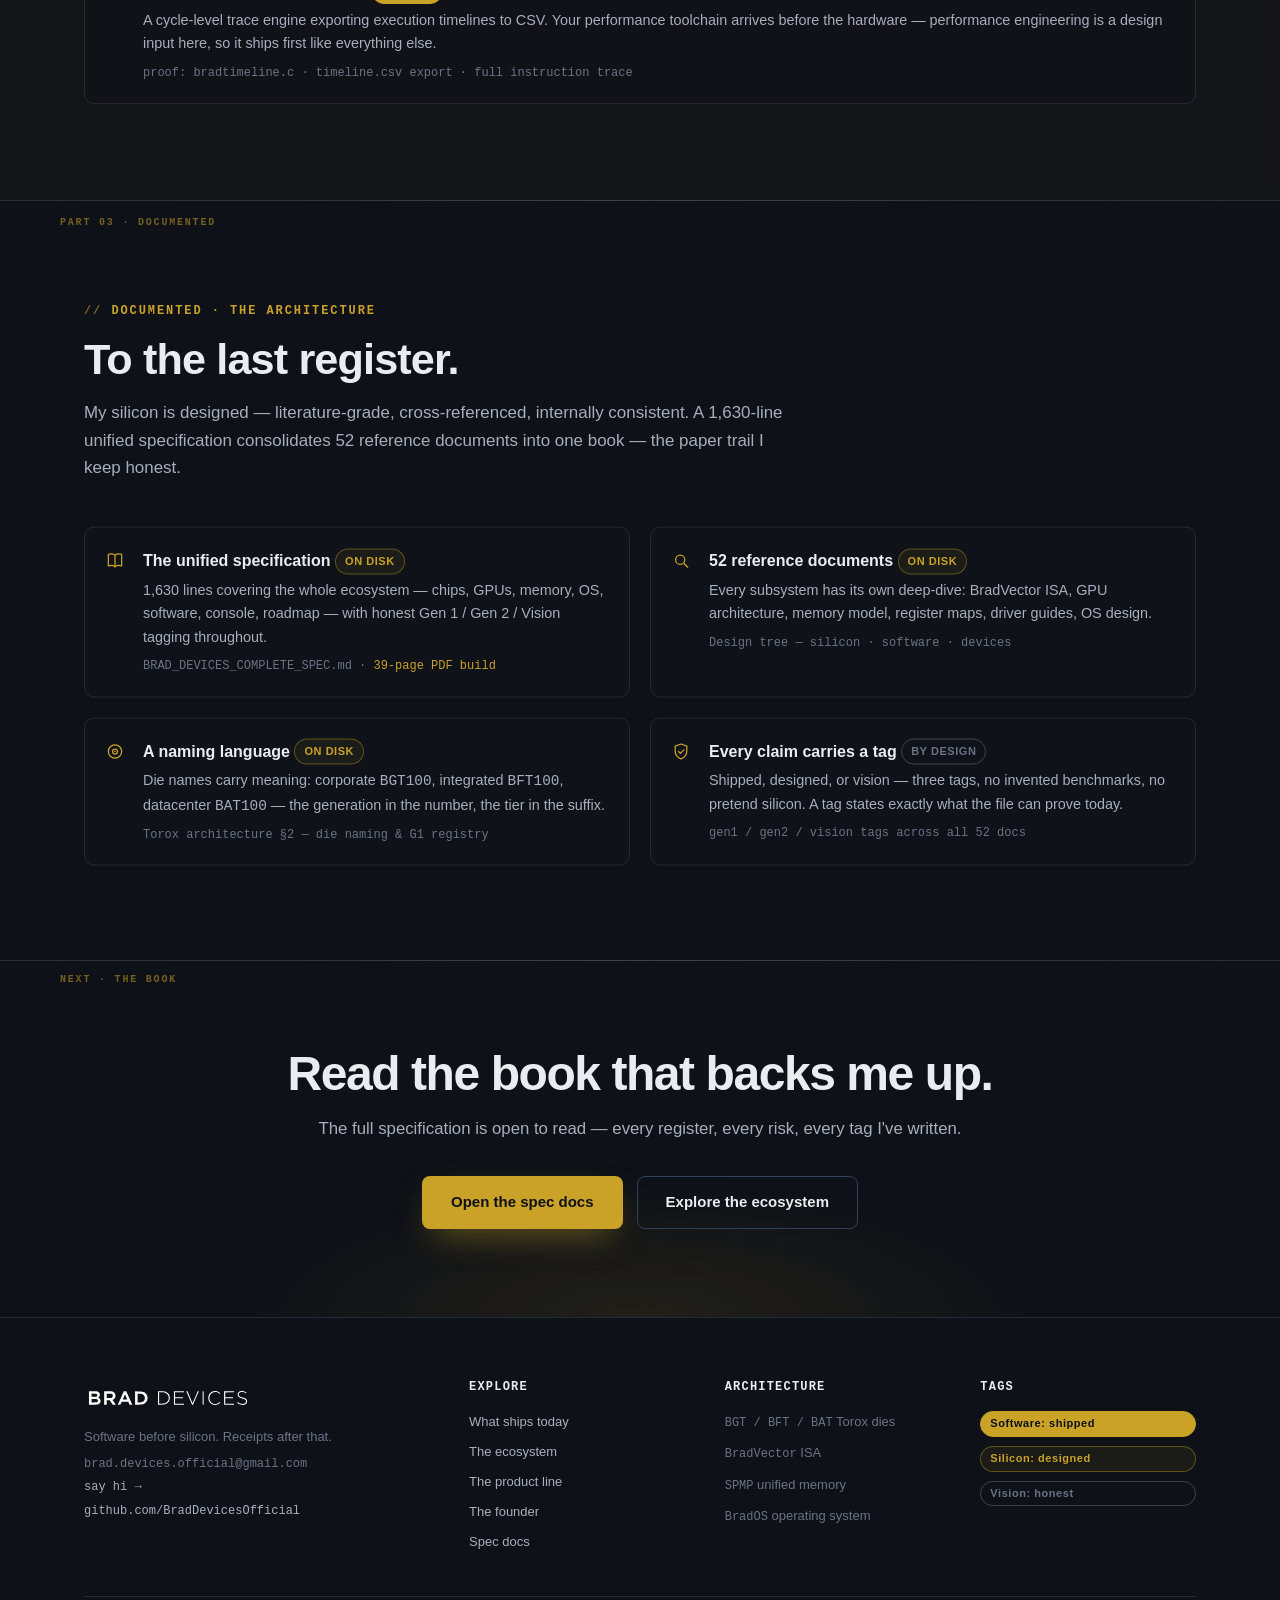
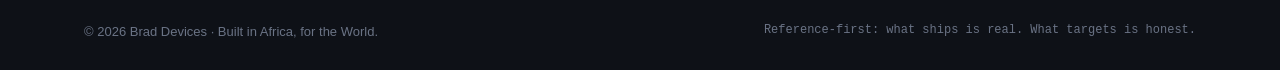
<file: achievements/index.html>
<!DOCTYPE html>
<html lang="en">
<head>
<meta charset="UTF-8">
<meta name="viewport" content="width=device-width, initial-scale=1.0">
<script>try{var t=localStorage.getItem("bdTheme");if(t==="light")document.documentElement.setAttribute("data-theme","light");}catch(e){}</script>
<title>What Brad Devices has shipped — the receipts | Brad Devices</title>
<meta name="description" content="Everything Brad Devices has actually achieved: a shipped BradVector assembler, interpreter, debugger and profiler; 52 coherent spec documents; a 15,500-line architecture. Proof over promises.">
<link rel="canonical" href="https://brad-devices.vercel.app/achievements/">
<meta property="og:type" content="website">
<meta property="og:title" content="What ships before silicon — Brad Devices receipts">
<meta property="og:description" content="A shipped toolchain, a designed architecture, a 15,500-line spec. Proof over promises.">
<meta property="og:image" content="https://brad-devices.vercel.app/assets/brad-devices-wordmark/png/brad-devices-wordmark-transparent-black-fill-1024px.png">
<meta name="theme-color" content="#0E1117">
<link rel="icon" type="image/png" href="../assets/brad-devices-logos/svg/brad-devices-icon-white.svg">
<link rel="stylesheet" href="../css/style.css">
<script type="application/ld+json">{
  "@context": "https://schema.org",
  "@type": "CollectionPage",
  "name": "Brad Devices achievements",
  "description": "The shipped BradVector toolchain and the designed architecture, documented file by file."
}</script>
</head>
<body>

<div class="scroll-progress" id="scroll-progress" aria-hidden="true"></div>

<header class="nav">
  <div class="container nav-inner">
    <a class="nav-brand" href="/"><img src="../assets/brad-devices-logos/svg/brad-devices-icon-white.svg" alt="" aria-hidden="true"><span class="nav-wordmark"><img class="wm" src="../assets/brad-devices-wordmark/svg/brad-devices-wordmark-white.svg" alt="BRAD DEVICES" width="142" height="20"><span class="brand-by">By <img class="bv" src="../assets/brad-verse-wordmark/svg/brad-verse-wordmark-flat-dark.svg" alt="BradVerse" width="107" height="10"></span></span></a>
    <button class="theme-toggle" data-theme-toggle aria-label="Switch to light mode" title="Toggle light / dark">
      <svg class="i-sun" viewBox="0 0 24 24" width="16" height="16" fill="currentColor" aria-hidden="true"><circle cx="12" cy="12" r="4"/><path d="M12 2v2m0 16v2M4.9 4.9l1.4 1.4m11.4 11.4 1.4 1.4M2 12h2m16 0h2M4.9 19.1l1.4-1.4M17.7 6.3l1.4-1.4"/></svg>
      <svg class="i-moon" viewBox="0 0 24 24" width="16" height="16" fill="currentColor" aria-hidden="true"><path d="M21 12.8A9 9 0 1 1 11.2 3a7 7 0 0 0 9.8 9.8z"/></svg>
    </button>
    <button class="nav-toggle" aria-label="Toggle navigation">Menu</button>
    <nav class="nav-links" aria-label="Primary">
      <a href="/achievements/" class="active">What ships</a>
      <a href="/products/" >The Products</a>
      <a href="/ecosystem/">The Ecosystem</a>
      <a href="/founder/">The Founder</a>
      <a href="/docs/">Spec Docs</a>
        <a href="/glossary/">The Name Map</a>
      <a class="nav-cta" href="/#proof">See it run</a>
    </nav>
  </div>
</header>

<section class="page-hero">
  <div class="container">
    <span class="kicker">What ships before silicon</span>
    <h1>Talk is a design draft.<br>Shipped is the only fact.</h1>
    <p class="sub">Most "architectures" are decks. Mine is a file tree. Everything below is on my disk,
    opens today, and — where it runs — runs unattended in CI.</p>
  </div>
</section>

<section class="section" style="padding-top:0;" id="wall">
  <div class="container">
    <div class="stat-wall reveal">
      <div class="stat"><div class="num"><span data-count="4">0</span></div><div class="lbl">Shipped toolchain tools</div><div class="sub">assembler · runtime · debug · trace</div></div>
      <div class="stat"><div class="num"><span data-count="52">0</span></div><div class="lbl">Reference spec documents</div><div class="sub">one coherent plan</div></div>
      <div class="stat"><div class="num"><span data-count="15500">0</span><span class="suffix">+</span></div><div class="lbl">Lines of specification</div><div class="sub">registers, buses, ISAs</div></div>
      <div class="stat"><div class="num"><span data-count="9">0</span><span class="suffix">/9</span></div><div class="lbl">CI checks — green</div><div class="sub">runs itself, every time</div></div>
    </div>
  </div>
</section>

<section class="section section-alt" id="toolchain" data-tag="PART 02 · TOOLCHAIN">
  <div class="container">
    <span class="eyebrow">Shipped · the reference toolchain</span>
    <h2>The architecture's software is real software.</h2>
    <p class="lede">These four tools ship with the project. They work today — and they are the exact
    test ground the silicon has to pass against when it exists.</p>
    <p style="margin-top:16px;"><a class="chip" href="/glossary/">new here? every name, one receipt →</a></p>

    <div class="receipt reveal">
      <div class="icon"><svg width="20" height="20" viewBox="0 0 24 24" fill="none" stroke="currentColor" stroke-width="1.5" stroke-linecap="round" stroke-linejoin="round" aria-hidden="true"><path d="M9 6.5 4 12l5 5.5"/><path d="M15 6.5 20 12l-5 5.5"/></svg></div>
      <div>
        <h4><span class="mono">bradc</span> — the BradVector assembler <span class="badge live">SHIPPED</span></h4>
        <p>Parses my native assembly language (<span class="mono">.basm</span>), validates it, and emits portable
        bytecode (<span class="mono">.bvbc</span>). It rejects bad code with precise, line-level errors — behaviour the
        round-trip bytecode tests pin down.</p>
        <div class="proof">proof: bradc-cli.c · bradc.c · round-trip bytecode tests · 10-insn saxpy confirmed</div>
      </div>
    </div>

    <div class="receipt reveal" style="margin-top:16px;">
      <div class="icon"><svg width="20" height="20" viewBox="0 0 24 24" fill="none" stroke="currentColor" stroke-width="1.5" stroke-linecap="round" stroke-linejoin="round" aria-hidden="true"><path d="M8 5.5v13l11-6.5L8 5.5z"/></svg></div>
      <div>
        <h4><span class="mono">BVRT</span> — the interpreter <span class="badge live">SHIPPED</span></h4>
        <p>A 32-lane SIMT virtual machine that executes <span class="mono">.bvbc</span>. In tests it runs a
        vector saxpy kernel across all 32 lanes and verifies every result — no result left unchecked.</p>
        <div class="proof">proof: bvrt.c · BVRT saxpy ok (32 lanes) · BV_HALT status</div>
      </div>
    </div>

    <div class="receipt reveal" style="margin-top:16px;">
      <div class="icon"><svg width="20" height="20" viewBox="0 0 24 24" fill="none" stroke="currentColor" stroke-width="1.5" stroke-linecap="round" stroke-linejoin="round" aria-hidden="true"><circle cx="12" cy="14" r="5.5"/><path d="M12 8.5V4.8"/><path d="M9.2 6.3 7.6 4.6"/><path d="M14.8 6.3l1.6-1.7"/></svg></div>
      <div>
        <h4><span class="mono">bradgdb</span> — the debugger <span class="badge live">SHIPPED</span></h4>
        <p>Attach, set a breakpoint by instruction, inspect registers and the program counter. A debugger for
        an ISA that hasn't seen a wafer yet. When the silicon arrives, this debugger has already been
        exercised for years.</p>
        <div class="proof">proof: bradgdb.c · attach → break → step → halt flow tested</div>
      </div>
    </div>

    <div class="receipt reveal" style="margin-top:16px;">
      <div class="icon"><svg width="20" height="20" viewBox="0 0 24 24" fill="none" stroke="currentColor" stroke-width="1.5" stroke-linecap="round" stroke-linejoin="round" aria-hidden="true"><path d="M4 16.5 9.5 11l3 3L20 6.5"/><path d="M15 6.5h5v5"/></svg></div>
      <div>
        <h4><span class="mono">BradTimeline</span> — the profiler <span class="badge live">SHIPPED</span></h4>
        <p>A cycle-level trace engine exporting execution timelines to CSV. Your performance toolchain arrives
        before the hardware — performance engineering is a design input here, so it ships first like everything else.</p>
        <div class="proof">proof: bradtimeline.c · timeline.csv export · full instruction trace</div>
      </div>
    </div>
  </div>
</section>

<section class="section" id="spec" data-tag="PART 03 · DOCUMENTED">
  <div class="container">
    <span class="eyebrow">Documented · the architecture</span>
    <h2>To the last register.</h2>
    <p class="lede">My silicon is designed — literature-grade, cross-referenced, internally consistent. A
    1,630-line unified specification consolidates 52 reference documents into one book — the paper trail I keep honest.</p>

    <div class="grid grid-2 reveal">
      <div class="receipt">
        <div class="icon"><svg width="20" height="20" viewBox="0 0 24 24" fill="none" stroke="currentColor" stroke-width="1.5" stroke-linecap="round" stroke-linejoin="round" aria-hidden="true"><path d="M12 5.5C10 3.8 6.5 3.8 4 4.5v14c2.5-.7 6-.7 8 1 2-1.7 5.5-1.7 8-1v-14C17.5 3.8 14 3.8 12 5.5z"/><path d="M12 5.5v14"/></svg></div>
        <div>
          <h4>The unified specification <span class="badge ref">ON DISK</span></h4>
          <p>1,630 lines covering the whole ecosystem — chips, GPUs, memory, OS, software, console, roadmap —
          with honest Gen 1 / Gen 2 / Vision tagging throughout.</p>
          <div class="proof">BRAD_DEVICES_COMPLETE_SPEC.md · <a href="/assets/BRAD_DEVICES_COMPLETE_SPEC.pdf">39-page PDF build</a></div>
        </div>
      </div>
      <div class="receipt">
        <div class="icon"><svg width="20" height="20" viewBox="0 0 24 24" fill="none" stroke="currentColor" stroke-width="1.5" stroke-linecap="round" stroke-linejoin="round" aria-hidden="true"><circle cx="11" cy="11" r="5.5"/><path d="M15.5 15.5 20 20"/></svg></div>
        <div>
          <h4>52 reference documents <span class="badge ref">ON DISK</span></h4>
          <p>Every subsystem has its own deep-dive: BradVector ISA, GPU architecture, memory model, register
          maps, driver guides, OS design.</p>
          <div class="proof">Design tree — silicon · software · devices</div>
        </div>
      </div>
      <div class="receipt">
        <div class="icon"><svg width="20" height="20" viewBox="0 0 24 24" fill="none" stroke="currentColor" stroke-width="1.5" stroke-linecap="round" stroke-linejoin="round" aria-hidden="true"><circle cx="12" cy="12" r="8"/><circle cx="12" cy="12" r="3"/><circle cx="12" cy="12" r="1" fill="currentColor" stroke="none"/></svg></div>
        <div>
          <h4>A naming language <span class="badge ref">ON DISK</span></h4>
          <p>Die names carry meaning: corporate <span class="mono">BGT100</span>, integrated <span class="mono">BFT100</span>,
          datacenter <span class="mono">BAT100</span> — the generation in the number, the tier in the suffix.</p>
          <div class="proof">Torox architecture §2 — die naming &amp; G1 registry</div>
        </div>
      </div>
      <div class="receipt">
        <div class="icon"><svg width="20" height="20" viewBox="0 0 24 24" fill="none" stroke="currentColor" stroke-width="1.5" stroke-linecap="round" stroke-linejoin="round" aria-hidden="true"><path d="M12 3l7 2.6v6c0 4.3-2.8 7.4-7 9.4-4.2-2-7-5.1-7-9.4V5.6z"/><path d="M9 12l2.2 2.2L15.5 10"/></svg></div>
        <div>
          <h4>Every claim carries a tag <span class="badge vision">BY DESIGN</span></h4>
          <p>Shipped, designed, or vision — three tags, no invented benchmarks, no pretend silicon. A tag
          states exactly what the file can prove today.</p>
          <div class="proof">gen1 / gen2 / vision tags across all 52 docs</div>
        </div>
      </div>
    </div>
  </div>
</section>

<section class="cta-band" data-tag="NEXT · THE BOOK">
  <div class="container" style="position:relative; z-index:2;">
    <h2>Read the book that backs me up.</h2>
    <p>The full specification is open to read — every register, every risk, every tag I've written.</p>
    <div class="hero-actions">
      <a class="btn btn-gold" href="/docs/">Open the spec docs</a>
      <a class="btn btn-ghost" href="/ecosystem/">Explore the ecosystem</a>
    </div>
  </div>
</section>

<footer class="footer">
  <div class="container">
    <div class="footer-grid">
      <div>
        <div class="brand-line"><img src="../assets/brad-devices-wordmark/svg/brad-devices-wordmark-white.svg" alt="BRAD DEVICES" data-receipt="THE WORDMARK · one receipt line · same SVG as the navbar brand — footer finally renders the REAL wordmark, not browser typography" width="168" height="40" style="width:168px;height:40px;display:inline-block;vertical-align:middle;"></div>
        <p>Software before silicon. Receipts after that.</p>
        <p class="mono" style="margin-top:8px;">brad.devices.official@gmail.com</p>
        <p class="mono" style="margin-top:4px;"><a href="mailto:brad.devices.official@gmail.com">say hi →</a></p>
        <p class="mono" style="margin-top:4px;"><a href="https://github.com/BradDevicesOfficial" target="_blank" rel="noopener">github.com/BradDevicesOfficial</a></p>
      </div>
      <div>
        <h5>Explore</h5>
        <ul>
          <li><a href="/achievements/">What ships today</a></li>
          <li><a href="/ecosystem/">The ecosystem</a></li>
          <li><a href="/products/">The product line</a></li>
          <li><a href="/founder/">The founder</a></li>
          <li><a href="/docs/">Spec docs</a></li>
        </ul>
      </div>
      <div>
        <h5>Architecture</h5>
        <ul>
          <li><span class="mono">BGT / BFT / BAT</span> Torox dies</li>
          <li><span class="mono" title="Brad Devices · the GPU family + ISA + shipped BVRT runtime (PART 02/05)">BradVector</span> ISA</li>
          <li><span class="mono" title="Brad Devices · the unified DRAM pool — DESIGNED (PART 03)">SPMP</span> unified memory</li>
          <li><span class="mono" title="Brad Devices · runs across every tier — VISION, OS section (PART 05)">BradOS</span> operating system</li>
        </ul>
      </div>
      <div>
        <h5>Tags</h5>
        <ul>
          <li class="badge live">Software: shipped</li>
          <li class="badge ref">Silicon: designed</li>
          <li class="badge vision">Vision: honest</li>
        </ul>
      </div>
    </div>
    <div class="footer-bottom">
      <div>© 2026 Brad Devices · Built in Africa, for the World.</div>
      <div class="mono">Reference-first: what ships is real. What targets is honest.</div>
    </div>
  </div>
</footer>

<script src="../vendor/motion.min.js"></script>
<script src="../js/app.js"></script>
</body>
</html>
</file>
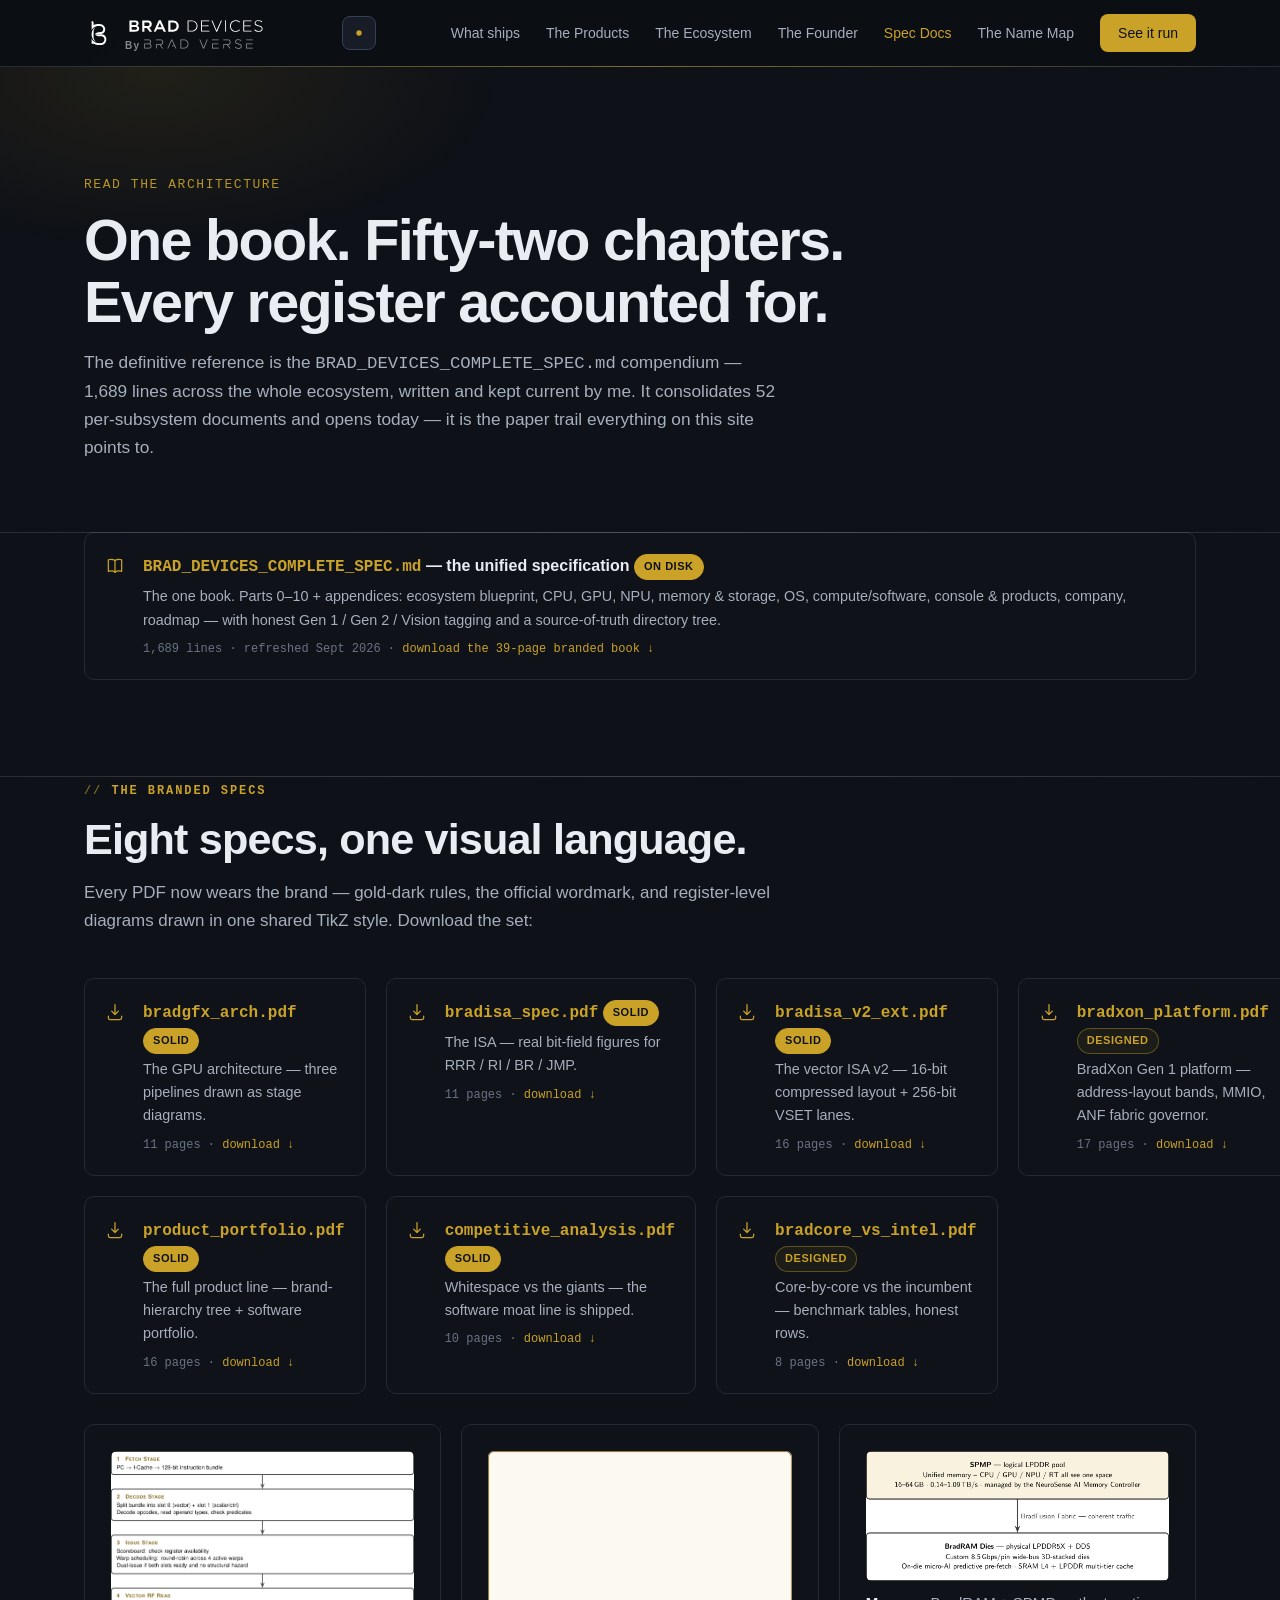
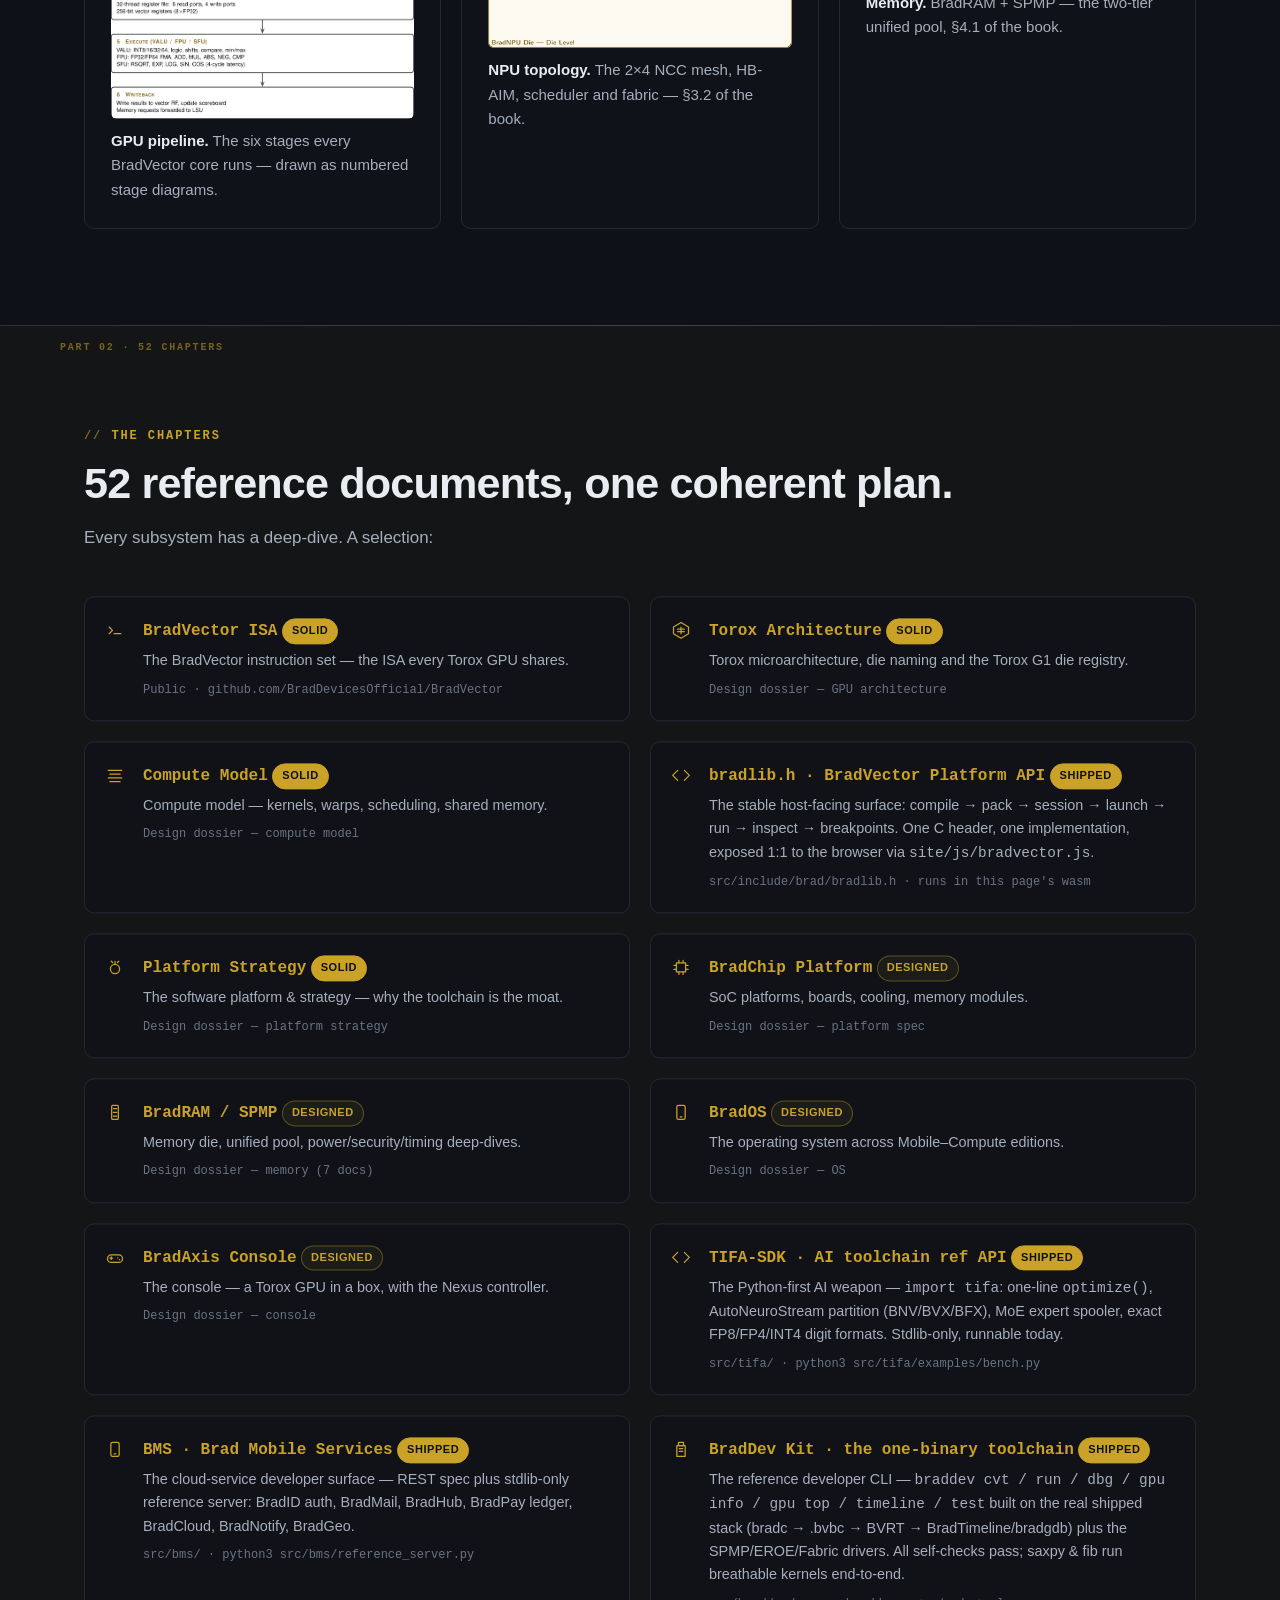
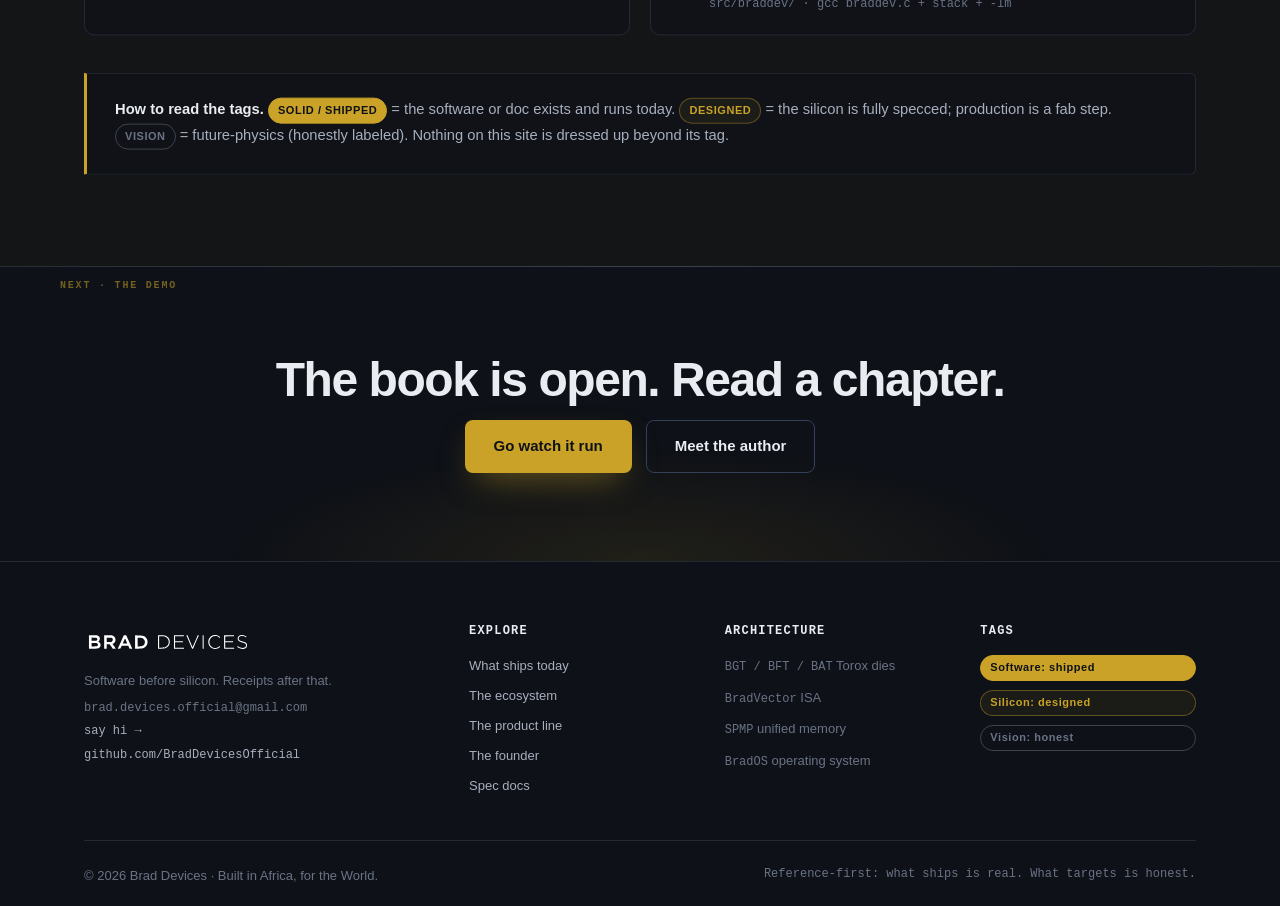
<file: docs/index.html>
<!DOCTYPE html>
<html lang="en">
<head>
<meta charset="UTF-8">
<meta name="viewport" content="width=device-width, initial-scale=1.0">
<script>try{var t=localStorage.getItem("bdTheme");if(t==="light")document.documentElement.setAttribute("data-theme","light");}catch(e){}</script>
<title>Brad Devices — specification documents | The book and its 52 chapters</title>
<meta name="description" content="The open Brad Devices specification: a 1,689-line unified compendium plus 52 deep-dive reference documents covering the entire ecosystem — silicon, GPU, memory, OS and software.">
<link rel="canonical" href="https://brad-devices.vercel.app/docs/">
<meta property="og:type" content="website">
<meta property="og:title" content="Brad Devices specification documents">
<meta property="og:description" content="1,689-line unified spec + 52 reference documents. Read the whole architecture.">
<meta property="og:image" content="https://brad-devices.vercel.app/assets/brad-devices-wordmark/png/brad-devices-wordmark-transparent-black-fill-1024px.png">
<meta name="theme-color" content="#0E1117">
<link rel="icon" type="image/png" href="../assets/brad-devices-logos/svg/brad-devices-icon-white.svg">
<link rel="stylesheet" href="../css/style.css">
</head>
<body>

<div class="scroll-progress" id="scroll-progress" aria-hidden="true"></div>

<header class="nav">
  <div class="container nav-inner">
    <a class="nav-brand" href="/"><img src="../assets/brad-devices-logos/svg/brad-devices-icon-white.svg" alt="" aria-hidden="true"><span class="nav-wordmark"><img class="wm" src="../assets/brad-devices-wordmark/svg/brad-devices-wordmark-white.svg" alt="BRAD DEVICES" width="142" height="20"><span class="brand-by">By <img class="bv" src="../assets/brad-verse-wordmark/svg/brad-verse-wordmark-flat-dark.svg" alt="BradVerse" width="107" height="10"></span></span></a>
    <button class="theme-toggle" data-theme-toggle aria-label="Switch to light mode" title="Toggle light / dark">
      <svg class="i-sun" viewBox="0 0 24 24" width="16" height="16" fill="currentColor" aria-hidden="true"><circle cx="12" cy="12" r="4"/><path d="M12 2v2m0 16v2M4.9 4.9l1.4 1.4m11.4 11.4 1.4 1.4M2 12h2m16 0h2M4.9 19.1l1.4-1.4M17.7 6.3l1.4-1.4"/></svg>
      <svg class="i-moon" viewBox="0 0 24 24" width="16" height="16" fill="currentColor" aria-hidden="true"><path d="M21 12.8A9 9 0 1 1 11.2 3a7 7 0 0 0 9.8 9.8z"/></svg>
    </button>
    <button class="nav-toggle" aria-label="Toggle navigation">Menu</button>
    <nav class="nav-links" aria-label="Primary">
      <a href="/achievements/">What ships</a>
      <a href="/products/" >The Products</a>
      <a href="/ecosystem/">The Ecosystem</a>
      <a href="/founder/">The Founder</a>
      <a href="/docs/" class="active">Spec Docs</a>
        <a href="/glossary/">The Name Map</a>
      <a class="nav-cta" href="/#proof">See it run</a>
    </nav>
  </div>
</header>

<section class="page-hero">
  <div class="container">
    <span class="kicker">Read the architecture</span>
    <h1>One book. Fifty-two chapters.<br>Every register accounted for.</h1>
    <p class="sub">The definitive reference is the <span class="mono">BRAD_DEVICES_COMPLETE_SPEC.md</span>
    compendium — 1,689 lines across the whole ecosystem, written and kept current by me. It consolidates 52
    per-subsystem documents and opens today — it is the paper trail everything on this site points to.</p>
  </div>
</section>

<section class="section" style="padding-top:0;" id="compendium">
  <div class="container">
    <div class="receipt reveal">
      <div class="icon"><svg width="20" height="20" viewBox="0 0 24 24" fill="none" stroke="currentColor" stroke-width="1.5" stroke-linecap="round" stroke-linejoin="round" aria-hidden="true"><path d="M12 5.5C10 3.8 6.5 3.8 4 4.5v14c2.5-.7 6-.7 8 1 2-1.7 5.5-1.7 8-1v-14C17.5 3.8 14 3.8 12 5.5z"/><path d="M12 5.5v14"/></svg></div>
      <div>
        <h4><span class="mono">BRAD_DEVICES_COMPLETE_SPEC.md</span> — the unified specification <span class="badge ship">ON DISK</span></h4>
        <p>The one book. Parts 0–10 + appendices: ecosystem blueprint, CPU, GPU, NPU, memory &amp; storage, OS,
        compute/software, console &amp; products, company, roadmap — with honest Gen 1 / Gen 2 / Vision tagging
        and a source-of-truth directory tree.</p>
        <div class="proof">1,689 lines · refreshed Sept 2026 · <a href="/assets/BRAD_DEVICES_COMPLETE_SPEC.pdf">download the 39-page branded book ↓</a></div>
      </div>
    </div>
  </div>
</section>

<section class="section" style="padding-top:0;" id="specs">
  <div class="container">
    <span class="eyebrow">The branded specs</span>
    <h2>Eight specs, one visual language.</h2>
    <p class="lede">Every PDF now wears the brand — gold-dark rules, the official wordmark, and
    register-level diagrams drawn in one shared TikZ style. Download the set:</p>
    <div class="grid grid-4 reveal">
      <div class="receipt"><div class="icon"><svg width="20" height="20" viewBox="0 0 24 24" fill="none" stroke="currentColor" stroke-width="1.5" aria-hidden="true" stroke-linecap="round" stroke-linejoin="round"><path d="M12 3v12m0 0 4-4m-4 4-4-4"/><path d="M4 17v2a2 2 0 0 0 2 2h12a2 2 0 0 0 2-2v-2"/></svg></div><div><h4><span class="mono">bradgfx_arch.pdf</span> <span class="badge ship">SOLID</span></h4><p>The GPU architecture — three pipelines drawn as stage diagrams.</p><div class="proof">11 pages · <a href="/assets/specs/bradgfx_arch.pdf">download ↓</a></div></div></div>
      <div class="receipt"><div class="icon"><svg width="20" height="20" viewBox="0 0 24 24" fill="none" stroke="currentColor" stroke-width="1.5" aria-hidden="true" stroke-linecap="round" stroke-linejoin="round"><path d="M12 3v12m0 0 4-4m-4 4-4-4"/><path d="M4 17v2a2 2 0 0 0 2 2h12a2 2 0 0 0 2-2v-2"/></svg></div><div><h4><span class="mono">bradisa_spec.pdf</span> <span class="badge ship">SOLID</span></h4><p>The ISA — real bit-field figures for RRR / RI / BR / JMP.</p><div class="proof">11 pages · <a href="/assets/specs/bradisa_spec.pdf">download ↓</a></div></div></div>
      <div class="receipt"><div class="icon"><svg width="20" height="20" viewBox="0 0 24 24" fill="none" stroke="currentColor" stroke-width="1.5" aria-hidden="true" stroke-linecap="round" stroke-linejoin="round"><path d="M12 3v12m0 0 4-4m-4 4-4-4"/><path d="M4 17v2a2 2 0 0 0 2 2h12a2 2 0 0 0 2-2v-2"/></svg></div><div><h4><span class="mono">bradisa_v2_ext.pdf</span> <span class="badge ship">SOLID</span></h4><p>The vector ISA v2 — 16-bit compressed layout + 256-bit VSET lanes.</p><div class="proof">16 pages · <a href="/assets/specs/bradisa_v2_ext.pdf">download ↓</a></div></div></div>
      <div class="receipt"><div class="icon"><svg width="20" height="20" viewBox="0 0 24 24" fill="none" stroke="currentColor" stroke-width="1.5" aria-hidden="true" stroke-linecap="round" stroke-linejoin="round"><path d="M12 3v12m0 0 4-4m-4 4-4-4"/><path d="M4 17v2a2 2 0 0 0 2 2h12a2 2 0 0 0 2-2v-2"/></svg></div><div><h4><span class="mono">bradxon_platform.pdf</span> <span class="badge ref">DESIGNED</span></h4><p>BradXon Gen 1 platform — address-layout bands, MMIO, ANF fabric governor.</p><div class="proof">17 pages · <a href="/assets/specs/bradxon_platform.pdf">download ↓</a></div></div></div>
      <div class="receipt"><div class="icon"><svg width="20" height="20" viewBox="0 0 24 24" fill="none" stroke="currentColor" stroke-width="1.5" aria-hidden="true" stroke-linecap="round" stroke-linejoin="round"><path d="M12 3v12m0 0 4-4m-4 4-4-4"/><path d="M4 17v2a2 2 0 0 0 2 2h12a2 2 0 0 0 2-2v-2"/></svg></div><div><h4><span class="mono">product_portfolio.pdf</span> <span class="badge ship">SOLID</span></h4><p>The full product line — brand-hierarchy tree + software portfolio.</p><div class="proof">16 pages · <a href="/assets/specs/product_portfolio.pdf">download ↓</a></div></div></div>
      <div class="receipt"><div class="icon"><svg width="20" height="20" viewBox="0 0 24 24" fill="none" stroke="currentColor" stroke-width="1.5" aria-hidden="true" stroke-linecap="round" stroke-linejoin="round"><path d="M12 3v12m0 0 4-4m-4 4-4-4"/><path d="M4 17v2a2 2 0 0 0 2 2h12a2 2 0 0 0 2-2v-2"/></svg></div><div><h4><span class="mono">competitive_analysis.pdf</span> <span class="badge ship">SOLID</span></h4><p>Whitespace vs the giants — the software moat line is shipped.</p><div class="proof">10 pages · <a href="/assets/specs/competitive_analysis.pdf">download ↓</a></div></div></div>
      <div class="receipt"><div class="icon"><svg width="20" height="20" viewBox="0 0 24 24" fill="none" stroke="currentColor" stroke-width="1.5" aria-hidden="true" stroke-linecap="round" stroke-linejoin="round"><path d="M12 3v12m0 0 4-4m-4 4-4-4"/><path d="M4 17v2a2 2 0 0 0 2 2h12a2 2 0 0 0 2-2v-2"/></svg></div><div><h4><span class="mono">bradcore_vs_intel.pdf</span> <span class="badge ref">DESIGNED</span></h4><p>Core-by-core vs the incumbent — benchmark tables, honest rows.</p><div class="proof">8 pages · <a href="/assets/specs/bradcore_vs_intel.pdf">download ↓</a></div></div></div>
    </div>

    <div class="grid grid-3 reveal" style="margin-top:30px;">
      <div class="card"><img src="../assets/diagrams/gpu_core_pipeline.png" alt="BradVector Core pipeline" style="width:100%;height:auto;border-radius:6px;display:block;"><p style="margin-top:10px;"><strong>GPU pipeline.</strong> The six stages every BradVector core runs — drawn as numbered stage diagrams.</p></div>
      <div class="card"><img src="../assets/diagrams/ncc_topology.png" alt="NCC cluster topology" style="width:100%;height:auto;border-radius:6px;display:block;"><p style="margin-top:10px;"><strong>NPU topology.</strong> The 2×4 NCC mesh, HB-AIM, scheduler and fabric — §3.2 of the book.</p></div>
      <div class="card"><img src="../assets/diagrams/bradram_spmp.png" alt="BradRAM + SPMP memory architecture" style="width:100%;height:auto;border-radius:6px;display:block;"><p style="margin-top:10px;"><strong>Memory.</strong> BradRAM + SPMP — the two-tier unified pool, §4.1 of the book.</p></div>
    </div>
  </div>
</section>

<section class="section section-alt" id="docs" data-tag="PART 02 · 52 CHAPTERS">
  <div class="container">
    <span class="eyebrow">The chapters</span>
    <h2>52 reference documents, one coherent plan.</h2>
    <p class="lede">Every subsystem has a deep-dive. A selection:</p>
    <div class="grid grid-2 reveal">
      <div class="receipt"><div class="icon"><svg width="20" height="20" viewBox="0 0 24 24" fill="none" stroke="currentColor" stroke-width="1.5" stroke-linecap="round" stroke-linejoin="round" aria-hidden="true"><path d="M5 8l4 4-4 4"/><path d="M11 16h8"/></svg></div><div><h4><span class="mono">BradVector ISA</span> <span class="badge live">SOLID</span></h4><p>The BradVector instruction set — the ISA every Torox GPU shares.</p><div class="proof">Public · github.com/BradDevicesOfficial/BradVector</div></div></div>
      <div class="receipt"><div class="icon"><svg width="20" height="20" viewBox="0 0 24 24" fill="none" stroke="currentColor" stroke-width="1.5" stroke-linecap="round" stroke-linejoin="round" aria-hidden="true"><path d="M12 2.5 21 8v8l-9 5.5L3 16V8z"/><path d="M12 8v8"/><path d="M8 10.5h8M8 13.5h8"/></svg></div><div><h4><span class="mono">Torox Architecture</span> <span class="badge ship">SOLID</span></h4><p>Torox microarchitecture, die naming and the Torox G1 die registry.</p><div class="proof">Design dossier — GPU architecture</div></div></div>
      <div class="receipt"><div class="icon"><svg width="20" height="20" viewBox="0 0 24 24" fill="none" stroke="currentColor" stroke-width="1.5" stroke-linecap="round" stroke-linejoin="round" aria-hidden="true"><path d="M4 6h16"/><path d="M6 10.5h12"/><path d="M4 15h16"/><path d="M6 19.5h12"/></svg></div><div><h4><span class="mono">Compute Model</span> <span class="badge ship">SOLID</span></h4><p>Compute model — kernels, warps, scheduling, shared memory.</p><div class="proof">Design dossier — compute model</div></div></div>
      <div class="receipt"><div class="icon"><svg width="20" height="20" viewBox="0 0 24 24" fill="none" stroke="currentColor" stroke-width="1.5" stroke-linecap="round" stroke-linejoin="round" aria-hidden="true"><polyline points="16 18 22 12 16 6"/><polyline points="8 6 2 12 8 18"/></svg></div><div><h4><span class="mono">bradlib.h · BradVector Platform API</span> <span class="badge live">SHIPPED</span></h4><p>The stable host-facing surface: compile → pack → session → launch → run → inspect → breakpoints. One C header, one implementation, exposed 1:1 to the browser via <span class="mono">site/js/bradvector.js</span>.</p><div class="proof">src/include/brad/bradlib.h · runs in this page's wasm</div></div></div>
      <div class="receipt"><div class="icon"><svg width="20" height="20" viewBox="0 0 24 24" fill="none" stroke="currentColor" stroke-width="1.5" stroke-linecap="round" stroke-linejoin="round" aria-hidden="true"><circle cx="12" cy="14" r="5.5"/><path d="M12 8.5V4.8"/><path d="M9.2 6.3 7.6 4.6"/><path d="M14.8 6.3l1.6-1.7"/></svg></div><div><h4><span class="mono">Platform Strategy</span> <span class="badge ship">SOLID</span></h4><p>The software platform &amp; strategy — why the toolchain is the moat.</p><div class="proof">Design dossier — platform strategy</div></div></div>
      <div class="receipt"><div class="icon"><svg width="20" height="20" viewBox="0 0 24 24" fill="none" stroke="currentColor" stroke-width="1.5" stroke-linecap="round" stroke-linejoin="round" aria-hidden="true"><rect x="6.5" y="6.5" width="11" height="11"/><path d="M9.5 3.5v3M14.5 3.5v3M9.5 17.5v3M14.5 17.5v3M3.5 9.5h3M3.5 14.5h3M17.5 9.5h3M17.5 14.5h3"/></svg></div><div><h4><span class="mono">BradChip Platform</span> <span class="badge ref">DESIGNED</span></h4><p>SoC platforms, boards, cooling, memory modules.</p><div class="proof">Design dossier — platform spec</div></div></div>
      <div class="receipt"><div class="icon"><svg width="20" height="20" viewBox="0 0 24 24" fill="none" stroke="currentColor" stroke-width="1.5" stroke-linecap="round" stroke-linejoin="round" aria-hidden="true"><rect x="8" y="3.5" width="8" height="17" rx="1.5"/><path d="M10 7.5h4M10 12h4M10 16.5h4"/></svg></div><div><h4><span class="mono">BradRAM / SPMP</span> <span class="badge ref">DESIGNED</span></h4><p>Memory die, unified pool, power/security/timing deep-dives.</p><div class="proof">Design dossier — memory (7 docs)</div></div></div>
      <div class="receipt"><div class="icon"><svg width="20" height="20" viewBox="0 0 24 24" fill="none" stroke="currentColor" stroke-width="1.5" stroke-linecap="round" stroke-linejoin="round" aria-hidden="true"><rect x="7" y="3.5" width="10" height="17" rx="2"/><path d="M11 17.5h2"/></svg></div><div><h4><span class="mono">BradOS</span> <span class="badge ref">DESIGNED</span></h4><p>The operating system across Mobile–Compute editions.</p><div class="proof">Design dossier — OS</div></div></div>
      <div class="receipt"><div class="icon"><svg width="20" height="20" viewBox="0 0 24 24" fill="none" stroke="currentColor" stroke-width="1.5" stroke-linecap="round" stroke-linejoin="round" aria-hidden="true"><rect x="3" y="9" width="18" height="9" rx="4.5"/><path d="M7.5 11.5v3"/><path d="M6 13h3"/><path d="M15.2 12.7h.1"/><path d="M17.3 14.8h.1"/></svg></div><div><h4><span class="mono">BradAxis Console</span> <span class="badge ref">DESIGNED</span></h4><p>The console — a Torox GPU in a box, with the Nexus controller.</p><div class="proof">Design dossier — console</div></div></div>
      <div class="receipt"><div class="icon"><svg width="20" height="20" viewBox="0 0 24 24" fill="none" stroke="currentColor" stroke-width="1.5" stroke-linecap="round" stroke-linejoin="round" aria-hidden="true"><polyline points="16 18 22 12 16 6"/><polyline points="8 6 2 12 8 18"/></svg></div><div><h4><span class="mono">TIFA-SDK · AI toolchain ref API</span> <span class="badge live">SHIPPED</span></h4><p>The Python-first AI weapon — <span class="mono">import tifa</span>: one-line <span class="mono">optimize()</span>, AutoNeuroStream partition (BNV/BVX/BFX), MoE expert spooler, exact FP8/FP4/INT4 digit formats. Stdlib-only, runnable today.</p><div class="proof">src/tifa/ · python3 src/tifa/examples/bench.py</div></div></div>
      <div class="receipt"><div class="icon"><svg width="20" height="20" viewBox="0 0 24 24" fill="none" stroke="currentColor" stroke-width="1.5" stroke-linecap="round" stroke-linejoin="round" aria-hidden="true"><rect x="7" y="3.5" width="10" height="17" rx="2"/><path d="M11 17.5h2"/></svg></div><div><h4><span class="mono">BMS · Brad Mobile Services</span> <span class="badge live">SHIPPED</span></h4><p>The cloud-service developer surface — REST spec plus stdlib-only reference server: BradID auth, BradMail, BradHub, BradPay ledger, BradCloud, BradNotify, BradGeo.</p><div class="proof">src/bms/ · python3 src/bms/reference_server.py</div></div></div>
      <div class="receipt"><div class="icon"><svg width="20" height="20" viewBox="0 0 24 24" fill="none" stroke="currentColor" stroke-width="1.5" stroke-linecap="round" stroke-linejoin="round" aria-hidden="true"><path d="M9 3.5h6v4H9z"/><path d="M7 7.5h10v13H7z"/><path d="M10 11h4"/><path d="M10 14.5h4"/></svg></div><div><h4><span class="mono">BradDev Kit · the one-binary toolchain</span> <span class="badge live">SHIPPED</span></h4><p>The reference developer CLI — <span class="mono">braddev cvt / run / dbg / gpu info / gpu top / timeline / test</span> built on the real shipped stack (bradc → .bvbc → BVRT → BradTimeline/bradgdb) plus the SPMP/EROE/Fabric drivers. All self-checks pass; saxpy &amp; fib run breathable kernels end-to-end.</p><div class="proof">src/braddev/ · gcc braddev.c + stack + -lm</div></div></div>
    </div>

    <div class="honesty reveal" style="margin-top:34px;">
      <strong>How to read the tags.</strong>
      <span class="badge live">SOLID / SHIPPED</span> = the software or doc exists and runs today.
      <span class="badge ref">DESIGNED</span> = the silicon is fully specced; production is a fab step.
      <span class="badge vision">VISION</span> = future-physics (honestly labeled). Nothing on this site is dressed up beyond its tag.
    </div>
  </div>
</section>

<section class="cta-band" data-tag="NEXT · THE DEMO">
  <div class="container" style="position:relative; z-index:2;">
    <h2>The book is open. Read a chapter.</h2>
    <div class="hero-actions">
      <a class="btn btn-gold" href="/#proof">Go watch it run</a>
      <a class="btn btn-ghost" href="/founder/">Meet the author</a>
    </div>
  </div>
</section>

<footer class="footer">
  <div class="container">
    <div class="footer-grid">
      <div>
        <div class="brand-line"><img src="../assets/brad-devices-wordmark/svg/brad-devices-wordmark-white.svg" alt="BRAD DEVICES" data-receipt="THE WORDMARK · one receipt line · same SVG as the navbar brand — footer finally renders the REAL wordmark, not browser typography" width="168" height="40" style="width:168px;height:40px;display:inline-block;vertical-align:middle;"></div>
        <p>Software before silicon. Receipts after that.</p>
        <p class="mono" style="margin-top:8px;">brad.devices.official@gmail.com</p>
        <p class="mono" style="margin-top:4px;"><a href="mailto:brad.devices.official@gmail.com">say hi →</a></p>
        <p class="mono" style="margin-top:4px;"><a href="https://github.com/BradDevicesOfficial" target="_blank" rel="noopener">github.com/BradDevicesOfficial</a></p>
      </div>
      <div>
        <h5>Explore</h5>
        <ul>
          <li><a href="/achievements/">What ships today</a></li>
          <li><a href="/ecosystem/">The ecosystem</a></li>
          <li><a href="/products/">The product line</a></li>
          <li><a href="/founder/">The founder</a></li>
          <li><a href="/docs/">Spec docs</a></li>
        </ul>
      </div>
      <div>
        <h5>Architecture</h5>
        <ul>
          <li><span class="mono">BGT / BFT / BAT</span> Torox dies</li>
          <li><span class="mono">BradVector</span> ISA</li>
          <li><span class="mono">SPMP</span> unified memory</li>
          <li><span class="mono">BradOS</span> operating system</li>
        </ul>
      </div>
      <div>
        <h5>Tags</h5>
        <ul>
          <li class="badge live">Software: shipped</li>
          <li class="badge ref">Silicon: designed</li>
          <li class="badge vision">Vision: honest</li>
        </ul>
      </div>
    </div>
    <div class="footer-bottom">
      <div>© 2026 Brad Devices · Built in Africa, for the World.</div>
      <div class="mono">Reference-first: what ships is real. What targets is honest.</div>
    </div>
  </div>
</footer>

<script src="../vendor/motion.min.js"></script>
<script src="../js/bradvector.js"></script>
<script src="../js/app.js"></script>
</body>
</html>
</file>
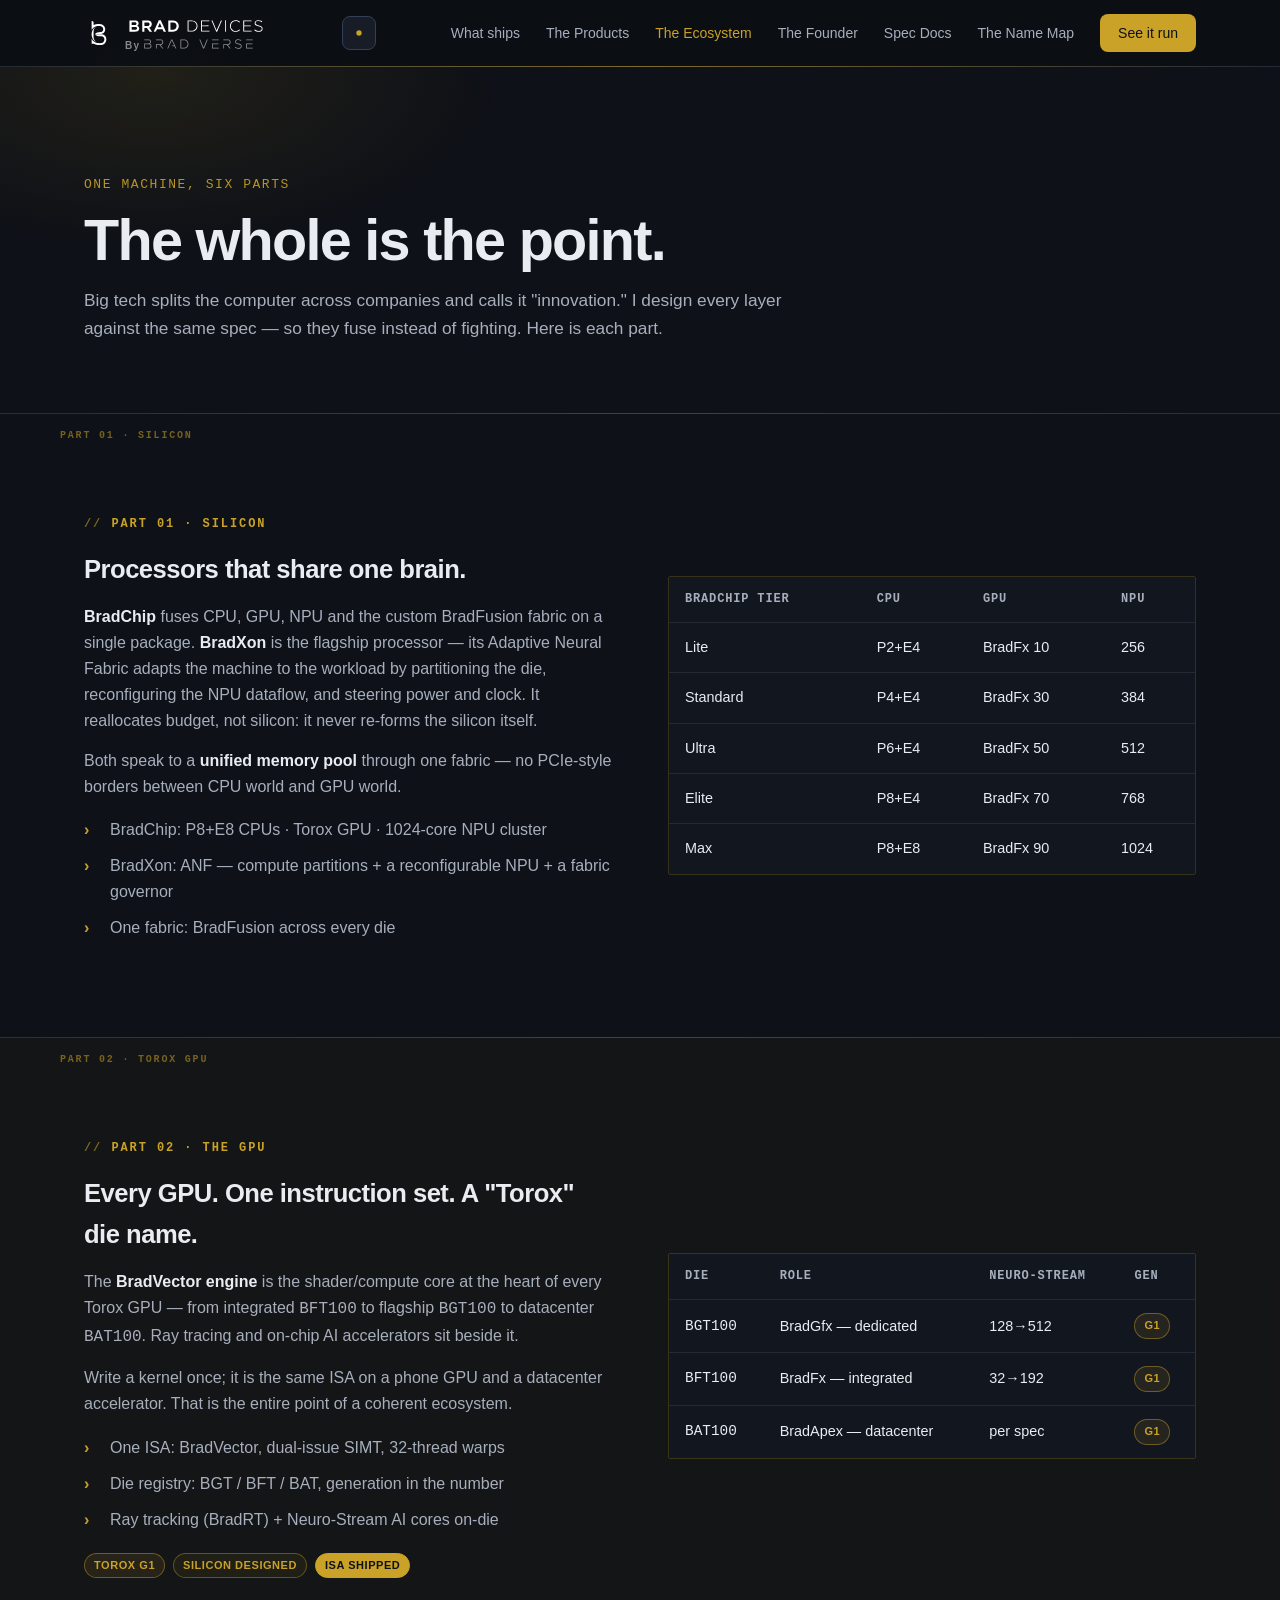
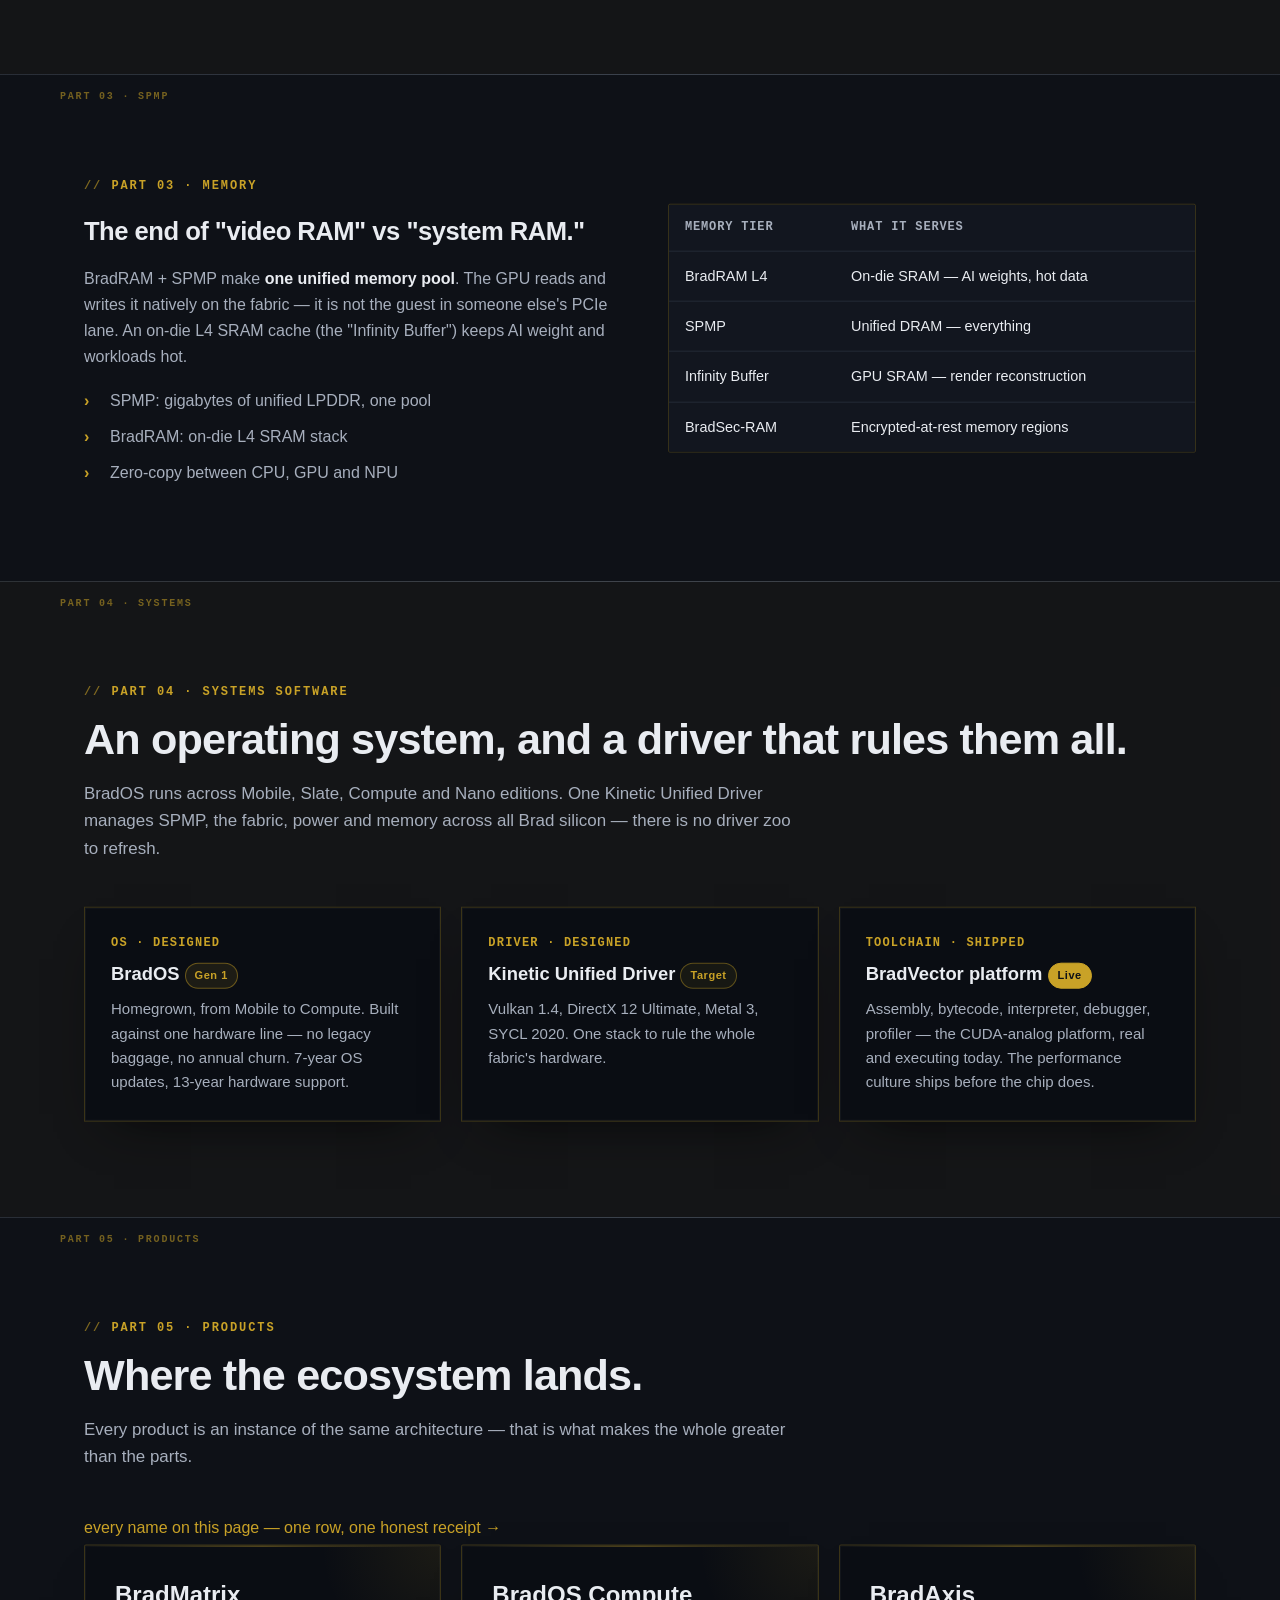
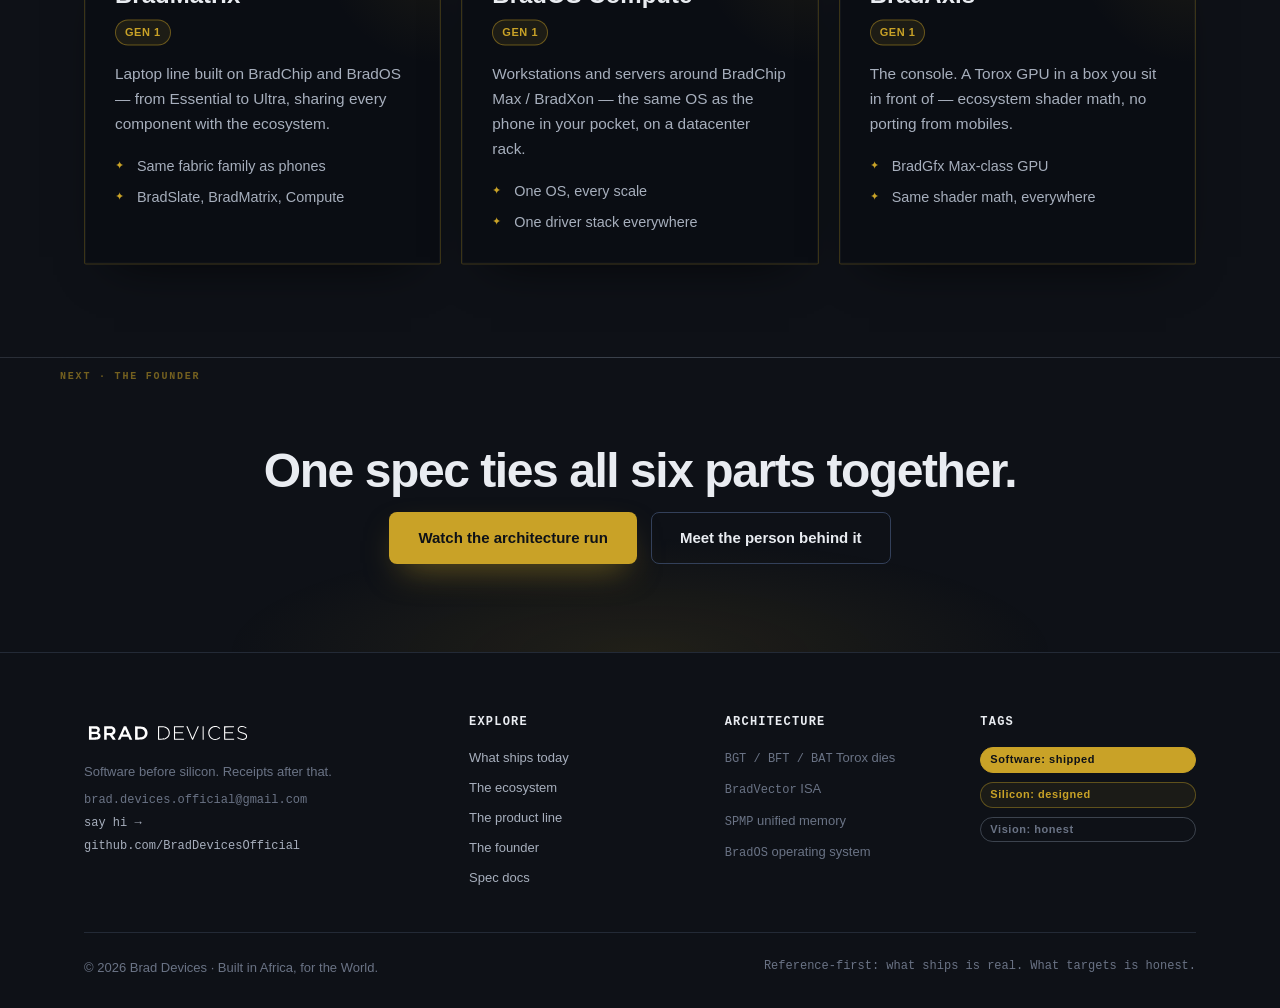
<file: ecosystem/index.html>
<!DOCTYPE html>
<html lang="en">
<head>
<meta charset="UTF-8">
<meta name="viewport" content="width=device-width, initial-scale=1.0">
<script>try{var t=localStorage.getItem("bdTheme");if(t==="light")document.documentElement.setAttribute("data-theme","light");}catch(e){}</script>
<title>The Brad Devices ecosystem — silicon, GPU, memory, OS, software | Brad Devices</title>
<meta name="description" content="One coherent ecosystem: BradChip & BradXon processors, Torox GPUs, SPMP/BradRAM memory, BradOS, and a shipped software platform. Every part designed to drop into one fabric.">
<link rel="canonical" href="https://brad-devices.vercel.app/ecosystem/">
<meta property="og:type" content="website">
<meta property="og:title" content="The complete Brad Devices ecosystem">
<meta property="og:description" content="Chips, GPUs, memory, an OS and a software platform — designed as one machine.">
<meta property="og:image" content="https://brad-devices.vercel.app/assets/brad-devices-wordmark/png/brad-devices-wordmark-transparent-black-fill-1024px.png">
<meta name="theme-color" content="#0E1117">
<link rel="icon" type="image/png" href="../assets/brad-devices-logos/svg/brad-devices-icon-white.svg">
<link rel="stylesheet" href="../css/style.css">
</head>
<body class="page-ecosystem">

<div class="scroll-progress" id="scroll-progress" aria-hidden="true"></div>

<header class="nav">
  <div class="container nav-inner">
    <a class="nav-brand" href="/"><img src="../assets/brad-devices-logos/svg/brad-devices-icon-white.svg" alt="" aria-hidden="true"><span class="nav-wordmark"><img class="wm" src="../assets/brad-devices-wordmark/svg/brad-devices-wordmark-white.svg" alt="BRAD DEVICES" width="142" height="20"><span class="brand-by">By <img class="bv" src="../assets/brad-verse-wordmark/svg/brad-verse-wordmark-flat-dark.svg" alt="BradVerse" width="107" height="10"></span></span></a>
    <button class="theme-toggle" data-theme-toggle aria-label="Switch to light mode" title="Toggle light / dark">
      <svg class="i-sun" viewBox="0 0 24 24" width="16" height="16" fill="currentColor" aria-hidden="true"><circle cx="12" cy="12" r="4"/><path d="M12 2v2m0 16v2M4.9 4.9l1.4 1.4m11.4 11.4 1.4 1.4M2 12h2m16 0h2M4.9 19.1l1.4-1.4M17.7 6.3l1.4-1.4"/></svg>
      <svg class="i-moon" viewBox="0 0 24 24" width="16" height="16" fill="currentColor" aria-hidden="true"><path d="M21 12.8A9 9 0 1 1 11.2 3a7 7 0 0 0 9.8 9.8z"/></svg>
    </button>
    <button class="nav-toggle" aria-label="Toggle navigation">Menu</button>
    <nav class="nav-links" aria-label="Primary">
      <a href="/achievements/">What ships</a>
      <a href="/products/" >The Products</a>
      <a href="/ecosystem/" class="active">The Ecosystem</a>
      <a href="/founder/">The Founder</a>
      <a href="/docs/">Spec Docs</a>
        <a href="/glossary/">The Name Map</a>
      <a class="nav-cta" href="/#proof">See it run</a>
    </nav>
  </div>
</header>

<section class="page-hero">
  <div class="container">
    <span class="kicker">One machine, six parts</span>
    <h1>The whole is the point.</h1>
    <p class="sub">Big tech splits the computer across companies and calls it "innovation." I design every layer
    against the same spec — so they fuse instead of fighting. Here is each part.</p>
  </div>
</section>

<!-- SILICON -->
<section class="section" id="silicon" data-tag="PART 01 · SILICON">
  <div class="container">
    <div class="split">
      <div class="txt reveal">
        <span class="eyebrow">Part 01 · silicon</span>
        <h3>Processors that share one brain.</h3>
        <p><strong>BradChip</strong> fuses CPU, GPU, NPU and the custom BradFusion fabric on a single package.
        <strong>BradXon</strong> is the flagship processor — its Adaptive Neural Fabric adapts the machine to the
        workload by partitioning the die, reconfiguring the NPU dataflow, and steering power and clock. It reallocates
        budget, not silicon: it never re-forms the silicon itself.</p>
        <p>Both speak to a <strong>unified memory pool</strong> through one fabric — no PCIe-style borders between
        CPU world and GPU world.</p>
        <ul>
          <li>BradChip: P8+E8 CPUs · Torox GPU · 1024-core NPU cluster</li>
          <li>BradXon: ANF — compute partitions + a reconfigurable NPU + a fabric governor</li>
          <li>One fabric: BradFusion across every die</li>
        </ul>
      </div>
      <div class="reveal">
        <div class="table-wrap">
          <table>
            <thead><tr><th>BradChip tier</th><th>CPU</th><th>GPU</th><th>NPU</th></tr></thead>
            <tbody>
              <tr><td>Lite</td><td>P2+E4</td><td>BradFx 10</td><td>256</td></tr>
              <tr><td>Standard</td><td>P4+E4</td><td>BradFx 30</td><td>384</td></tr>
              <tr><td>Ultra</td><td>P6+E4</td><td>BradFx 50</td><td>512</td></tr>
              <tr><td>Elite</td><td>P8+E4</td><td>BradFx 70</td><td>768</td></tr>
              <tr><td>Max</td><td>P8+E8</td><td>BradFx 90</td><td>1024</td></tr>
            </tbody>
          </table>
        </div>
      </div>
    </div>
  </div>
</section>

<!-- GPU -->
<section class="section section-alt" id="gpu" data-tag="PART 02 · TOROX GPU">
  <div class="container">
    <div class="split">
      <div class="txt reveal">
        <span class="eyebrow">Part 02 · the GPU</span>
        <h3>Every GPU. One instruction set. A "Torox" die name.</h3>
        <p>The <strong>BradVector engine</strong> is the shader/compute core at the heart of every Torox GPU —
        from integrated <span class="mono">BFT100</span> to flagship <span class="mono">BGT100</span> to datacenter
        <span class="mono">BAT100</span>. Ray tracing and on-chip AI accelerators sit beside it.</p>
        <p>Write a kernel once; it is the same ISA on a phone GPU and a datacenter accelerator. That is the
        entire point of a coherent ecosystem.</p>
        <ul>
          <li>One ISA: BradVector, dual-issue SIMT, 32-thread warps</li>
          <li>Die registry: BGT / BFT / BAT, generation in the number</li>
          <li>Ray tracking (BradRT) + Neuro-Stream AI cores on-die</li>
        </ul>
        <div style="margin-top:20px; display:flex; gap:8px; flex-wrap:wrap;">
          <span class="badge gen1">TOROX G1</span>
          <span class="badge ref">SILICON DESIGNED</span>
          <span class="badge live">ISA SHIPPED</span>
        </div>
      </div>
      <div class="reveal">
        <div class="table-wrap">
          <table>
            <thead><tr><th>Die</th><th>Role</th><th>Neuro-Stream</th><th>Gen</th></tr></thead>
            <tbody>
              <tr><td class="mono">BGT100</td><td>BradGfx — dedicated</td><td>128→512</td><td><span class="badge gen1">G1</span></td></tr>
              <tr><td class="mono">BFT100</td><td>BradFx — integrated</td><td>32→192</td><td><span class="badge gen1">G1</span></td></tr>
              <tr><td class="mono">BAT100</td><td>BradApex — datacenter</td><td>per spec</td><td><span class="badge gen1">G1</span></td></tr>
            </tbody>
          </table>
        </div>
      </div>
    </div>
  </div>
</section>

<!-- MEMORY -->
<section class="section" id="memory" data-tag="PART 03 · SPMP">
  <div class="container">
    <div class="split">
      <div class="txt reveal">
        <span class="eyebrow">Part 03 · memory</span>
        <h3>The end of "video RAM" vs "system RAM."</h3>
        <p>BradRAM + SPMP make <strong>one unified memory pool</strong>. The GPU reads and writes it natively on the
        fabric — it is not the guest in someone else's PCIe lane. An on-die L4 SRAM cache (the "Infinity Buffer")
        keeps AI weight and workloads hot.</p>
        <ul>
          <li>SPMP: gigabytes of unified LPDDR, one pool</li>
          <li>BradRAM: on-die L4 SRAM stack</li>
          <li>Zero-copy between CPU, GPU and NPU</li>
        </ul>
      </div>
      <div class="reveal">
        <div class="table-wrap">
          <table>
            <thead><tr><th>Memory tier</th><th>What it serves</th></tr></thead>
            <tbody>
              <tr><td>BradRAM L4</td><td>On-die SRAM — AI weights, hot data</td></tr>
              <tr><td>SPMP</td><td>Unified DRAM — everything</td></tr>
              <tr><td>Infinity Buffer</td><td>GPU SRAM — render reconstruction</td></tr>
              <tr><td>BradSec-RAM</td><td>Encrypted-at-rest memory regions</td></tr>
            </tbody>
          </table>
        </div>
      </div>
    </div>
  </div>
</section>

<!-- SOFTWARE / OS -->
<section class="section section-alt" id="software" data-tag="PART 04 · SYSTEMS">
  <div class="container">
    <span class="eyebrow">Part 04 · systems software</span>
    <h2>An operating system, and a driver that rules them all.</h2>
    <p class="lede">BradOS runs across Mobile, Slate, Compute and Nano editions. One Kinetic Unified Driver
    manages SPMP, the fabric, power and memory across all Brad silicon — there is no driver zoo to refresh.</p>
    <div class="grid grid-3 reveal">
      <div class="card">
        <div class="card-num">OS · DESIGNED</div>
        <h3>BradOS <span class="badge gen1">Gen 1</span></h3>
        <p>Homegrown, from Mobile to Compute. Built against one hardware line — no legacy baggage, no annual
        churn. 7-year OS updates, 13-year hardware support.</p>
      </div>
      <div class="card">
        <div class="card-num">DRIVER · DESIGNED</div>
        <h3>Kinetic Unified Driver <span class="badge ref">Target</span></h3>
        <p>Vulkan 1.4, DirectX 12 Ultimate, Metal 3, SYCL 2020. One stack to rule the whole fabric's hardware.</p>
      </div>
      <div class="card">
        <div class="card-num">TOOLCHAIN · SHIPPED</div>
        <h3>BradVector platform <span class="badge live">Live</span></h3>
        <p>Assembly, bytecode, interpreter, debugger, profiler — the CUDA-analog platform, real and executing
        today. The performance culture ships before the chip does.</p>
      </div>
    </div>
  </div>
</section>

<!-- PRODUCTS -->
<section class="section" id="products" data-tag="PART 05 · PRODUCTS">
  <div class="container">
    <span class="eyebrow">Part 05 · products</span>
    <h2>Where the ecosystem lands.</h2>
    <p class="lede">Every product is an instance of the same architecture — that is what makes the whole greater
    than the parts.</p>    <p style="margin-top:14px;"><a class="chip" href="/glossary/">every name on this page — one row, one honest receipt →</a></p>
    <div class="grid grid-3 reveal">
      <div class="pillar">
        <h3>BradMatrix</h3>
        <span class="tag badge gen1">GEN 1</span>
        <p>Laptop line built on BradChip and BradOS — from Essential to Ultra, sharing every component with the
        ecosystem.</p>
        <ul><li>Same fabric family as phones</li><li>BradSlate, BradMatrix, Compute</li></ul>
      </div>
      <div class="pillar">
        <h3>BradOS Compute</h3>
        <span class="tag badge gen1">GEN 1</span>
        <p>Workstations and servers around BradChip Max / BradXon — the same OS as the phone in your pocket, on a
        datacenter rack.</p>
        <ul><li>One OS, every scale</li><li>One driver stack everywhere</li></ul>
      </div>
      <div class="pillar">
        <h3>BradAxis</h3>
        <span class="tag badge gen1">GEN 1</span>
        <p>The console. A Torox GPU in a box you sit in front of — ecosystem shader math, no porting from mobiles.</p>
        <ul><li>BradGfx Max-class GPU</li><li>Same shader math, everywhere</li></ul>
      </div>
    </div>
  </div>
</section>

<section class="cta-band" data-tag="NEXT · THE FOUNDER">
  <div class="container" style="position:relative; z-index:2;">
    <h2>One spec ties all six parts together.</h2>
    <div class="hero-actions">
      <a class="btn btn-gold" href="/#proof">Watch the architecture run</a>
      <a class="btn btn-ghost" href="/founder/">Meet the person behind it</a>
    </div>
  </div>
</section>

<footer class="footer">
  <div class="container">
    <div class="footer-grid">
      <div>
        <div class="brand-line"><img src="../assets/brad-devices-wordmark/svg/brad-devices-wordmark-white.svg" alt="BRAD DEVICES" data-receipt="THE WORDMARK · one receipt line · same SVG as the navbar brand — footer finally renders the REAL wordmark, not browser typography" width="168" height="40" style="width:168px;height:40px;display:inline-block;vertical-align:middle;"></div>
        <p>Software before silicon. Receipts after that.</p>
        <p class="mono" style="margin-top:8px;">brad.devices.official@gmail.com</p>
        <p class="mono" style="margin-top:4px;"><a href="mailto:brad.devices.official@gmail.com">say hi →</a></p>
        <p class="mono" style="margin-top:4px;"><a href="https://github.com/BradDevicesOfficial" target="_blank" rel="noopener">github.com/BradDevicesOfficial</a></p>
      </div>
      <div>
        <h5>Explore</h5>
        <ul>
          <li><a href="/achievements/">What ships today</a></li>
          <li><a href="/ecosystem/">The ecosystem</a></li>
          <li><a href="/products/">The product line</a></li>
          <li><a href="/founder/">The founder</a></li>
          <li><a href="/docs/">Spec docs</a></li>
        </ul>
      </div>
      <div>
        <h5>Architecture</h5>
        <ul>
          <li><span class="mono">BGT / BFT / BAT</span> Torox dies</li>
          <li><span class="mono" title="Brad Devices · the GPU family + ISA + shipped BVRT runtime (PART 02/05)">BradVector</span> ISA</li>
          <li><span class="mono" title="Brad Devices · the unified DRAM pool — DESIGNED (PART 03)">SPMP</span> unified memory</li>
          <li><span class="mono" title="Brad Devices · runs across every tier — VISION, OS section (PART 05)">BradOS</span> operating system</li>
        </ul>
      </div>
      <div>
        <h5>Tags</h5>
        <ul>
          <li class="badge live">Software: shipped</li>
          <li class="badge ref">Silicon: designed</li>
          <li class="badge vision">Vision: honest</li>
        </ul>
      </div>
    </div>
    <div class="footer-bottom">
      <div>© 2026 Brad Devices · Built in Africa, for the World.</div>
      <div class="mono">Reference-first: what ships is real. What targets is honest.</div>
    </div>
  </div>
</footer>

<script src="../vendor/motion.min.js"></script>
<script src="../js/app.js"></script>
</body>
</html>
</file>
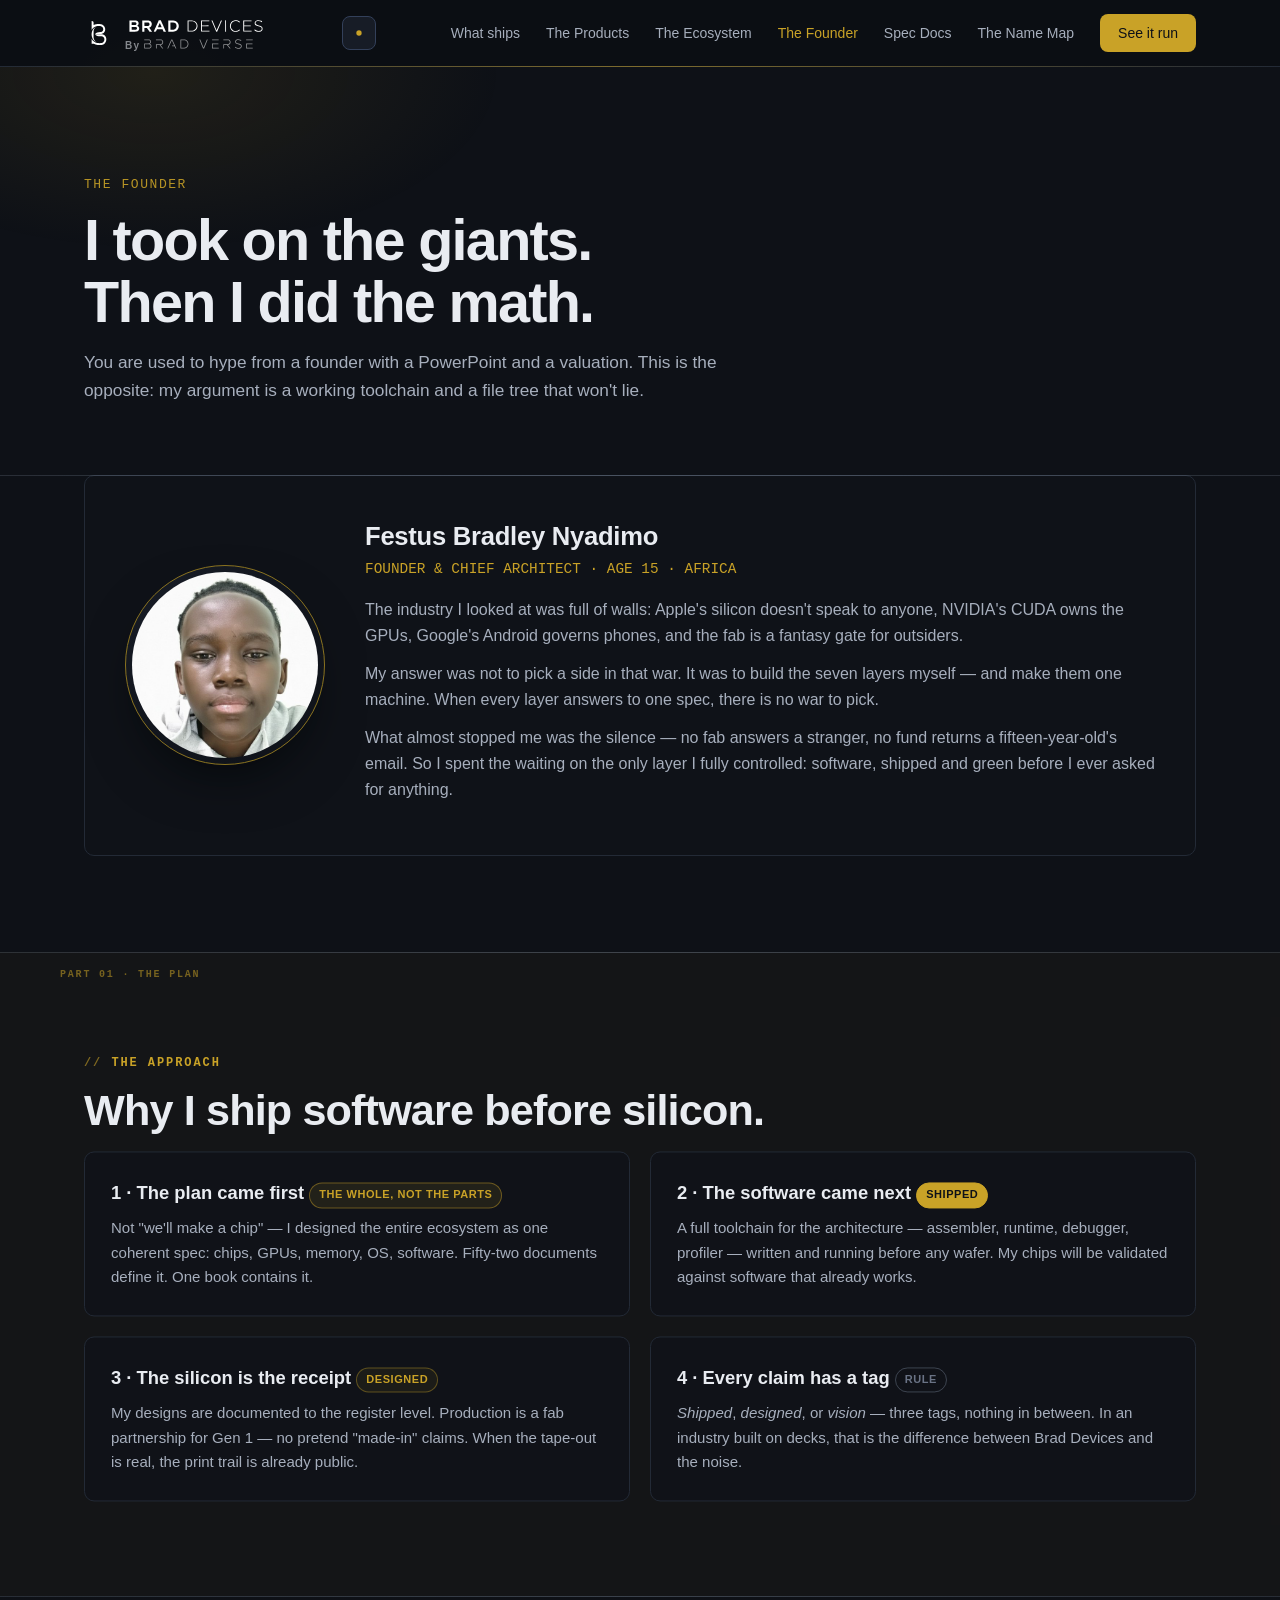
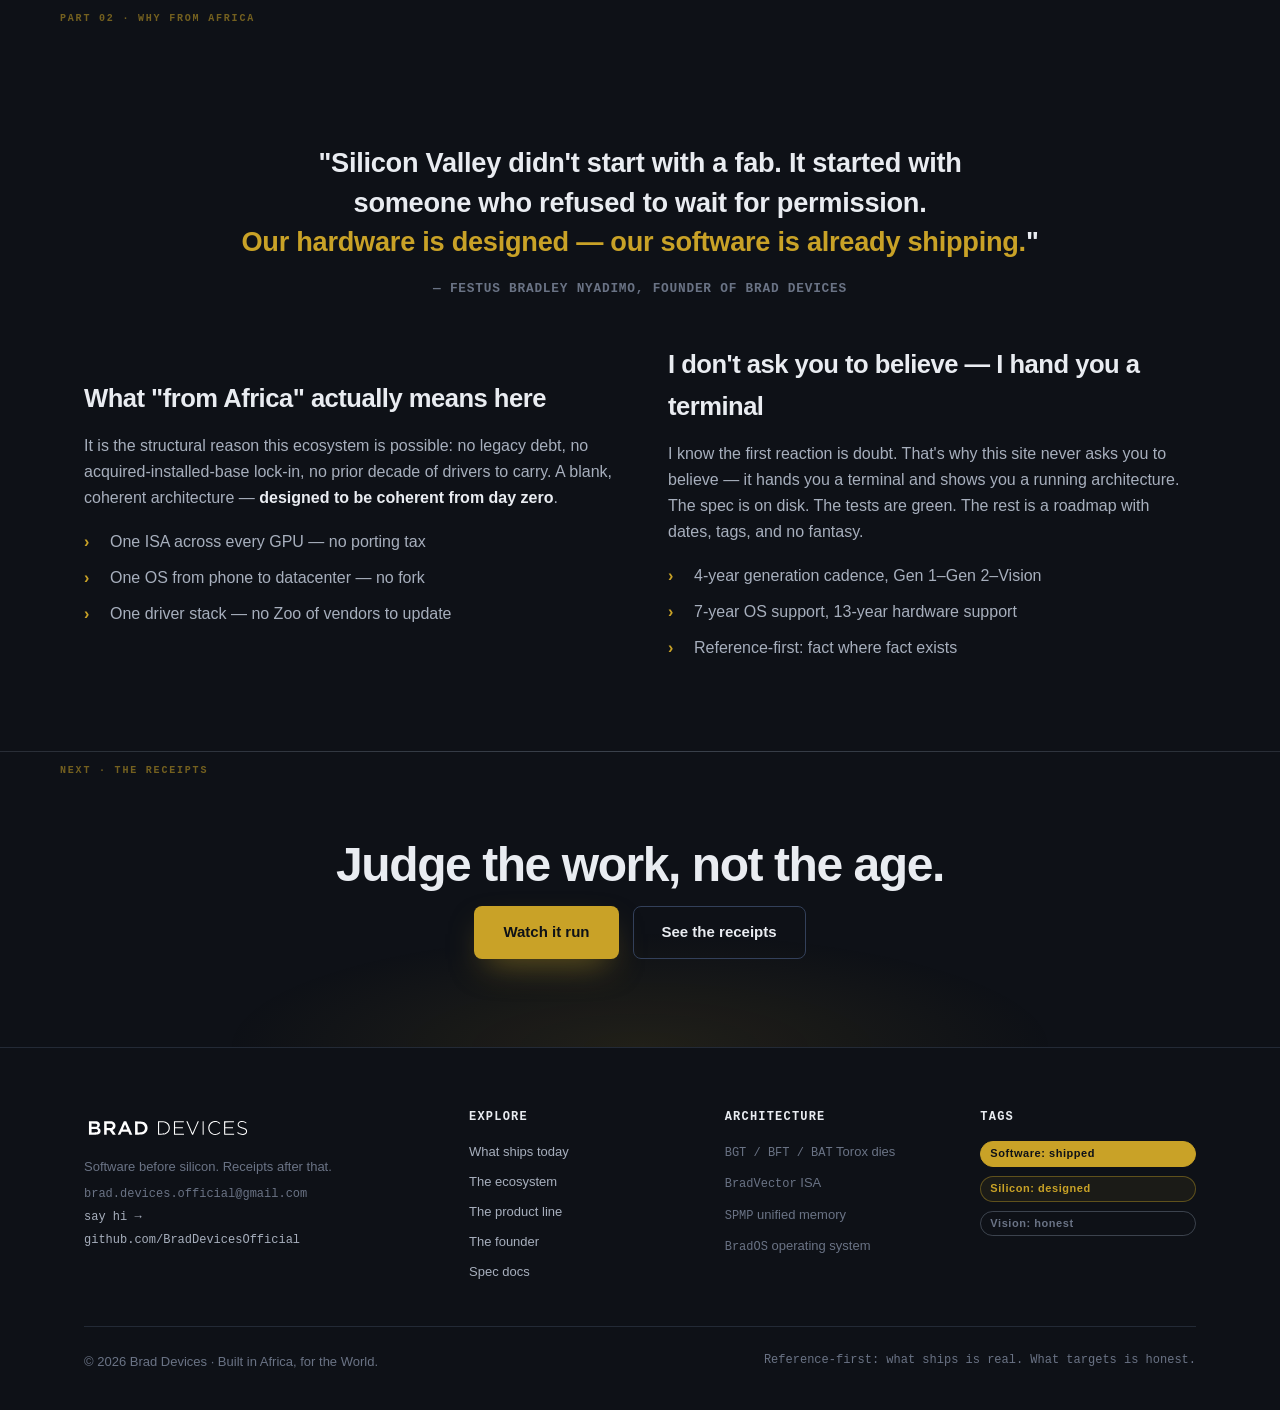
<file: founder/index.html>
<!DOCTYPE html>
<html lang="en">
<head>
<meta charset="UTF-8">
<meta name="viewport" content="width=device-width, initial-scale=1.0">
<script>try{var t=localStorage.getItem("bdTheme");if(t==="light")document.documentElement.setAttribute("data-theme","light");}catch(e){}</script>
<title>Festus Bradley Nyadimo — founder of Brad Devices | Brad Devices</title>
<meta name="description" content="Festus Bradley Nyadimo, 15-year-old founder of Brad Devices, is building a complete computer ecosystem from Africa — chips, GPUs, an OS, memory and software — and shipping the software first.">
<link rel="canonical" href="https://brad-devices.vercel.app/founder/">
<meta property="og:type" content="profile">
<meta property="og:title" content="Festus Bradley Nyadimo — founder of Brad Devices, 15">
<meta property="og:description" content="The story of a 15-year-old who decided to challenge the western tech giants — and started by building the software that forces the silicon to exist.">
<meta property="og:image" content="https://brad-devices.vercel.app/assets/brad-devices-wordmark/png/brad-devices-wordmark-transparent-black-fill-1024px.png">
<meta name="theme-color" content="#0E1117">
<link rel="icon" type="image/png" href="../assets/brad-devices-logos/svg/brad-devices-icon-white.svg">
<link rel="stylesheet" href="../css/style.css">
<script type="application/ld+json">{
  "@context": "https://schema.org",
  "@type": "ProfilePage",
  "mainEntity": {
    "@type": "Person",
    "name": "Festus Bradley Nyadimo",
    "jobTitle": "Founder & Chief Architect, Brad Devices",
    "description": "15-year-old founder building a complete computer ecosystem from Africa.",
    "knowsAbout": ["computer architecture", "GPU architecture", "ISA design", "operating systems"]
  }
}</script>
</head>
<body>

<div class="scroll-progress" id="scroll-progress" aria-hidden="true"></div>

<header class="nav">
  <div class="container nav-inner">
    <a class="nav-brand" href="/"><img src="../assets/brad-devices-logos/svg/brad-devices-icon-white.svg" alt="" aria-hidden="true"><span class="nav-wordmark"><img class="wm" src="../assets/brad-devices-wordmark/svg/brad-devices-wordmark-white.svg" alt="BRAD DEVICES" width="142" height="20"><span class="brand-by">By <img class="bv" src="../assets/brad-verse-wordmark/svg/brad-verse-wordmark-flat-dark.svg" alt="BradVerse" width="107" height="10"></span></span></a>
    <button class="theme-toggle" data-theme-toggle aria-label="Switch to light mode" title="Toggle light / dark">
      <svg class="i-sun" viewBox="0 0 24 24" width="16" height="16" fill="currentColor" aria-hidden="true"><circle cx="12" cy="12" r="4"/><path d="M12 2v2m0 16v2M4.9 4.9l1.4 1.4m11.4 11.4 1.4 1.4M2 12h2m16 0h2M4.9 19.1l1.4-1.4M17.7 6.3l1.4-1.4"/></svg>
      <svg class="i-moon" viewBox="0 0 24 24" width="16" height="16" fill="currentColor" aria-hidden="true"><path d="M21 12.8A9 9 0 1 1 11.2 3a7 7 0 0 0 9.8 9.8z"/></svg>
    </button>
    <button class="nav-toggle" aria-label="Toggle navigation">Menu</button>
    <nav class="nav-links" aria-label="Primary">
      <a href="/achievements/">What ships</a>
      <a href="/products/" >The Products</a>
      <a href="/ecosystem/">The Ecosystem</a>
      <a href="/founder/" class="active">The Founder</a>
      <a href="/docs/">Spec Docs</a>
        <a href="/glossary/">The Name Map</a>
      <a class="nav-cta" href="/#proof">See it run</a>
    </nav>
  </div>
</header>

<section class="page-hero">
  <div class="container">
    <span class="kicker">The founder</span>
    <h1>I took on the giants.<br>Then I did the math.</h1>
    <p class="sub">You are used to hype from a founder with a PowerPoint and a valuation. This is the opposite:
    my argument is a working toolchain and a file tree that won't lie.</p>
  </div>
</section>

<section class="section" style="padding-top:0;">
  <div class="container">
    <div class="founder-card reveal">
      <div class="founder-avatar"><img src="../assets/founder.jpg" alt="Festus Bradley Nyadimo — founder and chief architect of Brad Devices"></div>
      <div>
        <h3>Festus Bradley Nyadimo</h3>
        <div class="founder-role">FOUNDER &amp; CHIEF ARCHITECT · AGE 15 · AFRICA</div>
        <p>The industry I looked at was full of walls: Apple's silicon doesn't speak to anyone, NVIDIA's CUDA
        owns the GPUs, Google's Android governs phones, and the fab is a fantasy gate for outsiders.</p>
        <p>My answer was not to pick a side in that war. It was to build the seven layers myself — and make
        them one machine. When every layer answers to one spec, there is no war to pick.</p>
        <p>What almost stopped me was the silence — no fab answers a stranger, no fund returns a
        fifteen-year-old's email. So I spent the waiting on the only layer I fully controlled: software,
        shipped and green before I ever asked for anything.</p>
      </div>
    </div>
  </div>
</section>

<section class="section section-alt" id="story" data-tag="PART 01 · THE PLAN">
  <div class="container">
    <span class="eyebrow">The approach</span>
    <h2>Why I ship software before silicon.</h2>
    <div class="grid grid-2 reveal" style="margin-top:10px;">
      <div class="card">
        <h3>1 · The plan came first <span class="badge gen1">THE WHOLE, NOT THE PARTS</span></h3>
        <p>Not "we'll make a chip" — I designed the entire ecosystem as one coherent spec: chips, GPUs,
        memory, OS, software. Fifty-two documents define it. One book contains it.</p>
      </div>
      <div class="card">
        <h3>2 · The software came next <span class="badge live">SHIPPED</span></h3>
        <p>A full toolchain for the architecture — assembler, runtime, debugger, profiler — written and
        running before any wafer. My chips will be validated against software that already works.</p>
      </div>
      <div class="card">
        <h3>3 · The silicon is the receipt <span class="badge ref">DESIGNED</span></h3>
        <p>My designs are documented to the register level. Production is a fab partnership for Gen 1 — no
        pretend "made-in" claims. When the tape-out is real, the print trail is already public.</p>
      </div>
      <div class="card">
        <h3>4 · Every claim has a tag <span class="badge vision">RULE</span></h3>
        <p><em>Shipped</em>, <em>designed</em>, or <em>vision</em> — three tags, nothing in between. In an
        industry built on decks, that is the difference between Brad Devices and the noise.</p>
      </div>
    </div>
  </div>
</section>

<section class="section" id="why" data-tag="PART 02 · WHY FROM AFRICA">
  <div class="container">
    <blockquote class="brad-quote reveal">
      "Silicon Valley didn't start with a fab. It started with<br>
      someone who refused to wait for permission.<br>
      <span class="gold">Our hardware is designed — our software is already shipping.</span>"
      <cite>— FESTUS BRADLEY NYADIMO, FOUNDER OF BRAD DEVICES</cite>
    </blockquote>

    <div class="split reveal" style="margin-top:20px;">
      <div class="txt">
        <h3>What "from Africa" actually means here</h3>
        <p>It is the structural reason this ecosystem is possible: no legacy
        debt, no acquired-installed-base lock-in, no prior decade of drivers to carry. A blank, coherent
        architecture — <strong>designed to be coherent from day zero</strong>.</p>
        <ul>
          <li>One ISA across every GPU — no porting tax</li>
          <li>One OS from phone to datacenter — no fork</li>
          <li>One driver stack — no Zoo of vendors to update</li>
        </ul>
      </div>
      <div class="txt">
        <h3>I don't ask you to believe — I hand you a terminal</h3>
        <p>I know the first reaction is doubt. That's why this site never asks you to believe — it hands you a
        terminal and shows you a running architecture. The spec is on disk. The tests are green. The rest is a
        roadmap with dates, tags, and no fantasy.</p>
        <ul>
          <li>4-year generation cadence, Gen 1–Gen 2–Vision</li>
          <li>7-year OS support, 13-year hardware support</li>
          <li>Reference-first: fact where fact exists</li>
        </ul>
      </div>
    </div>
  </div>
</section>

<section class="cta-band" data-tag="NEXT · THE RECEIPTS">
  <div class="container" style="position:relative; z-index:2;">
    <h2>Judge the work, not the age.</h2>
    <div class="hero-actions">
      <a class="btn btn-gold" href="/#proof">Watch it run</a>
      <a class="btn btn-ghost" href="/achievements/">See the receipts</a>
    </div>
  </div>
</section>

<footer class="footer">
  <div class="container">
    <div class="footer-grid">
      <div>
        <div class="brand-line"><img src="../assets/brad-devices-wordmark/svg/brad-devices-wordmark-white.svg" alt="BRAD DEVICES" data-receipt="THE WORDMARK · one receipt line · same SVG as the navbar brand — footer finally renders the REAL wordmark, not browser typography" width="168" height="40" style="width:168px;height:40px;display:inline-block;vertical-align:middle;"></div>
        <p>Software before silicon. Receipts after that.</p>
        <p class="mono" style="margin-top:8px;">brad.devices.official@gmail.com</p>
        <p class="mono" style="margin-top:4px;"><a href="mailto:brad.devices.official@gmail.com">say hi →</a></p>
        <p class="mono" style="margin-top:4px;"><a href="https://github.com/BradDevicesOfficial" target="_blank" rel="noopener">github.com/BradDevicesOfficial</a></p>
      </div>
      <div>
        <h5>Explore</h5>
        <ul>
          <li><a href="/achievements/">What ships today</a></li>
          <li><a href="/ecosystem/">The ecosystem</a></li>
          <li><a href="/products/">The product line</a></li>
          <li><a href="/founder/">The founder</a></li>
          <li><a href="/docs/">Spec docs</a></li>
        </ul>
      </div>
      <div>
        <h5>Architecture</h5>
        <ul>
          <li><span class="mono">BGT / BFT / BAT</span> Torox dies</li>
          <li><span class="mono">BradVector</span> ISA</li>
          <li><span class="mono">SPMP</span> unified memory</li>
          <li><span class="mono">BradOS</span> operating system</li>
        </ul>
      </div>
      <div>
        <h5>Tags</h5>
        <ul>
          <li class="badge live">Software: shipped</li>
          <li class="badge ref">Silicon: designed</li>
          <li class="badge vision">Vision: honest</li>
        </ul>
      </div>
    </div>
    <div class="footer-bottom">
      <div>© 2026 Brad Devices · Built in Africa, for the World.</div>
      <div class="mono">Reference-first: what ships is real. What targets is honest.</div>
    </div>
  </div>
</footer>

<script src="../vendor/motion.min.js"></script>
<script src="../js/app.js"></script>
</body>
</html>
</file>
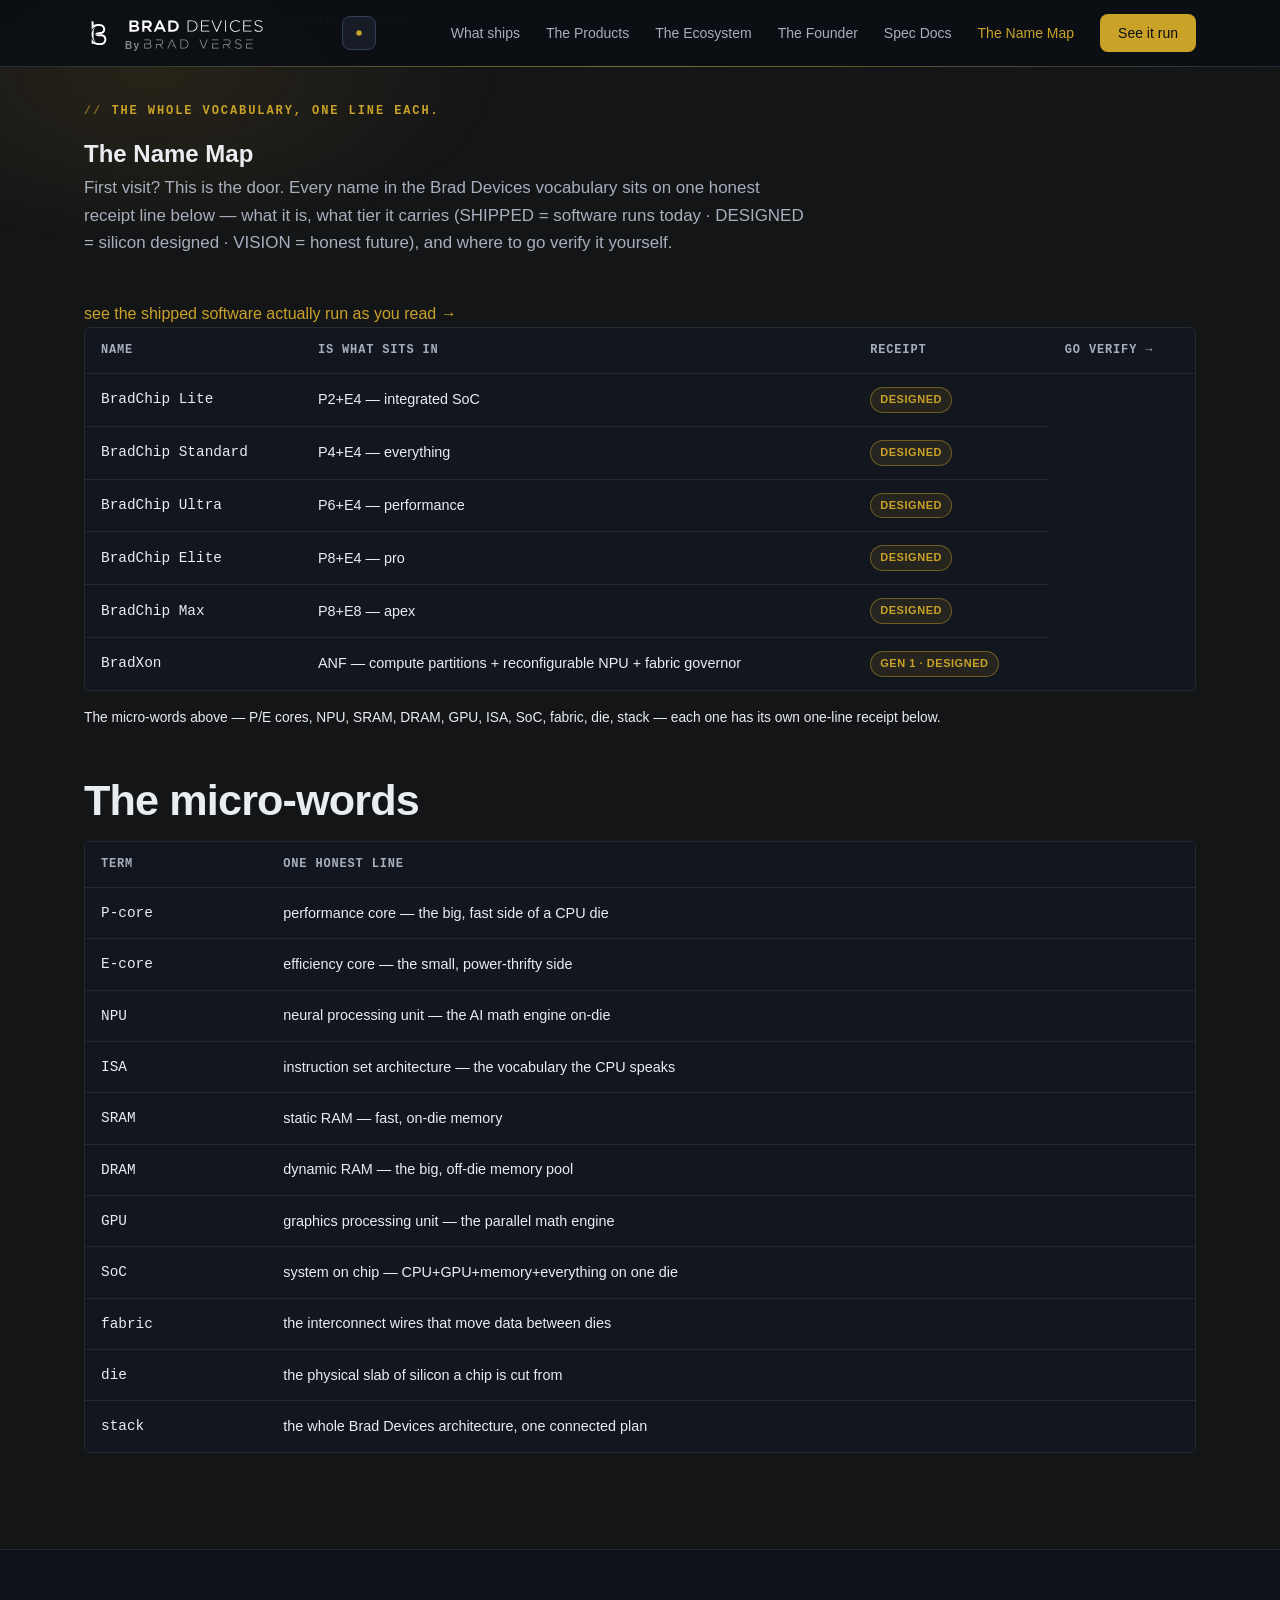
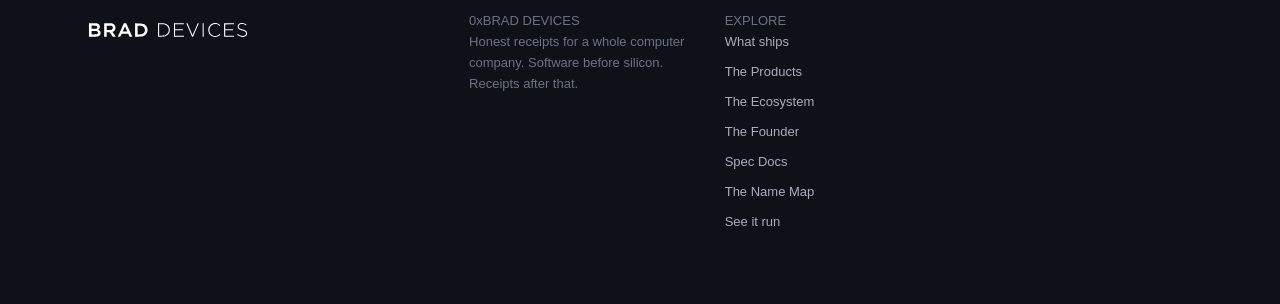
<file: glossary/index.html>
<!DOCTYPE html>
<html lang="en" data-theme="dark">
<head>
<meta charset="UTF-8">
<meta name="viewport" content="width=device-width, initial-scale=1.0">
<title>The Name Map · One receipt per name — Brad Devices</title>
<meta name="description" content="Ten+ names, one honest line each. SHIPPED / DESIGNED / VISION — every Brad Devices term has a receipt and a verify link. First visit? Start here.">
<link rel="canonical" href="https://brad-devices.vercel.app/glossary/">
<meta property="og:type" content="website">
<meta property="og:title" content="The Name Map · one receipt per name">
<meta property="og:description" content="Ten+ names, one honest line each — SHIPPED / DESIGNED / VISION, every term with a verify link. First visit? Start here.">
<meta property="og:image" content="https://brad-devices.vercel.app/assets/brad-devices-wordmark/png/brad-devices-wordmark-transparent-black-fill-1024px.png">
<meta property="og:url" content="https://brad-devices.vercel.app/glossary/">
<meta name="twitter:card" content="summary_large_image">
<meta name="theme-color" content="#0E1117">
<link rel="icon" type="image/png" href="../assets/brad-devices-logos/svg/brad-devices-icon-white.svg">
<link rel="stylesheet" href="../css/style.css">
</head>
<body>
<header class="nav">
  <div class="container nav-inner">
  <a class="nav-brand" href="/"><img src="../assets/brad-devices-logos/svg/brad-devices-icon-white.svg" alt="" aria-hidden="true"><span class="nav-wordmark"><img class="wm" src="../assets/brad-devices-wordmark/svg/brad-devices-wordmark-white.svg" alt="BRAD DEVICES" width="142" height="20"><span class="brand-by">By <img class="bv" src="../assets/brad-verse-wordmark/svg/brad-verse-wordmark-flat-dark.svg" alt="BradVerse" width="107" height="10"></span></span></a>
    <button class="theme-toggle" data-theme-toggle aria-label="Switch to light mode" title="Toggle light / dark">
      <svg class="i-sun" viewBox="0 0 24 24" width="16" height="16" fill="currentColor" aria-hidden="true"><circle cx="12" cy="12" r="4"/><path d="M12 2v2m0 16v2M4.9 4.9l1.4 1.4m11.4 11.4 1.4 1.4M2 12h2m16 0h2M4.9 19.1l1.4-1.4M17.7 6.3l1.4-1.4"/></svg>
      <svg class="i-moon" viewBox="0 0 24 24" width="16" height="16" fill="currentColor" aria-hidden="true"><path d="M21 12.8A9 9 0 1 1 11.2 3a7 7 0 0 0 9.8 9.8z"/></svg>
    </button>
    <button class="nav-toggle" aria-label="Toggle navigation">Menu</button>
    <nav class="nav-links" aria-label="Primary">
      <a href="/achievements/" >What ships</a>
      <a href="/products/" >The Products</a>
      <a href="/ecosystem/">The Ecosystem</a>
      <a href="/founder/">The Founder</a>
      <a href="/docs/">Spec Docs</a>
      <a href="/glossary/" class="active">The Name Map</a>
      <a class="nav-cta" href="/#proof">See it run</a>
    </nav>
  </div>
</header>

<main>
<section class="section section-alt" id="glossary" data-tag="PART 00 · THE NAME MAP · ONE RECEIPT PER NAME">
  <div class="container">
    <span class="eyebrow">The whole vocabulary, one line each.</span>
    <h1>The Name Map</h1>
    <p class="lede">First visit? This is the door. Every name in the Brad Devices vocabulary sits on one
    honest receipt line below — what it is, what tier it carries (SHIPPED = software runs today ·
    DESIGNED = silicon designed · VISION = honest future), and where to go verify it yourself.</p>
    <p style="margin-top:12px;"><a class="chip" href="/#proof">see the shipped software actually run as you read →</a></p>

    <div class="table-wrap">
      <table>
        <thead>
          <tr><th>Name</th><th>Is what sits in</th><th>Receipt</th><th>Go verify →</th></tr>
        </thead>
<tbody>
                <tr><td class="mono">BradChip Lite</td><td>P2+E4 — integrated SoC</td><td><span class="badge gen1">DESIGNED</span></td></tr>
                <tr><td class="mono">BradChip Standard</td><td>P4+E4 — everything</td><td><span class="badge gen1">DESIGNED</span></td></tr>
                <tr><td class="mono">BradChip Ultra</td><td>P6+E4 — performance</td><td><span class="badge gen1">DESIGNED</span></td></tr>
                <tr><td class="mono">BradChip Elite</td><td>P8+E4 — pro</td><td><span class="badge gen1">DESIGNED</span></td></tr>
                <tr><td class="mono">BradChip Max</td><td>P8+E8 — apex</td><td><span class="badge gen1">DESIGNED</span></td></tr>
                <tr><td class="mono">BradXon</td><td>ANF — compute partitions + reconfigurable NPU + fabric governor</td><td><span class="badge gen1">GEN 1 · DESIGNED</span></td></tr>
              </tbody>
      </table>
    </div>

    <p style="margin-top:16px;font-size:.86em;color:var(--orbit-text-dim);">The micro-words above — P/E cores, NPU,
    SRAM, DRAM, GPU, ISA, SoC, fabric, die, stack — each one has its own one-line receipt below.</p>
    <h2 style="margin-top:48px;">The micro-words</h2>
    <div class="table-wrap">
      <table>
        <thead><tr><th>Term</th><th>One honest line</th></tr></thead>
        <tbody>
<tr><td><span class="mono" title="Brad Devices · performance core — the big, fast side of a CPU die">P-core</span></td><td>performance core — the big, fast side of a CPU die</td></tr>
<tr><td><span class="mono" title="Brad Devices · efficiency core — the small, power-thrifty side">E-core</span></td><td>efficiency core — the small, power-thrifty side</td></tr>
<tr><td><span class="mono" title="Brad Devices · neural processing unit — the AI math engine on-die">NPU</span></td><td>neural processing unit — the AI math engine on-die</td></tr>
<tr><td><span class="mono" title="Brad Devices · instruction set architecture — the vocabulary the CPU speaks">ISA</span></td><td>instruction set architecture — the vocabulary the CPU speaks</td></tr>
<tr><td><span class="mono" title="Brad Devices · static RAM — fast, on-die memory">SRAM</span></td><td>static RAM — fast, on-die memory</td></tr>
<tr><td><span class="mono" title="Brad Devices · dynamic RAM — the big, off-die memory pool">DRAM</span></td><td>dynamic RAM — the big, off-die memory pool</td></tr>
<tr><td><span class="mono" title="Brad Devices · graphics processing unit — the parallel math engine">GPU</span></td><td>graphics processing unit — the parallel math engine</td></tr>
<tr><td><span class="mono" title="Brad Devices · system on chip — CPU+GPU+memory+everything on one die">SoC</span></td><td>system on chip — CPU+GPU+memory+everything on one die</td></tr>
<tr><td><span class="mono" title="Brad Devices · the interconnect wires that move data between dies">fabric</span></td><td>the interconnect wires that move data between dies</td></tr>
<tr><td><span class="mono" title="Brad Devices · the physical slab of silicon a chip is cut from">die</span></td><td>the physical slab of silicon a chip is cut from</td></tr>
<tr><td><span class="mono" title="Brad Devices · the whole Brad Devices architecture, one connected plan">stack</span></td><td>the whole Brad Devices architecture, one connected plan</td></tr>
        </tbody>
      </table>
    </div>
  </div>
</section>
</main>

<footer class="footer">
  <div class="container footer-grid"><div class="brand-line"><img src="../assets/brad-devices-wordmark/svg/brad-devices-wordmark-white.svg" alt="BRAD DEVICES" width="168" height="40" style="width:168px;height:40px;display:inline-block;vertical-align:middle;" data-receipt="THE FOOTER WORDMARK · one real receipt line · the same real wordmark SVG the navbar + hero ship — open any door, the footer meets the brand at full sharpness"></div>
    
    <div>
      <div class="footer-brand"><span class="k-reg">0x</span><span class="k-com">BRAD&nbsp;DEVICES</span></div>
      <p class="fline">Honest receipts for a whole computer company. Software before silicon. Receipts after that.</p>
    </div>
    <div>
      <div class="footer-h">EXPLORE</div>
      <ul class="footer-links">
        <li><a href="/achievements/">What ships</a></li>
        <li><a href="/products/">The Products</a></li>
        <li><a href="/ecosystem/">The Ecosystem</a></li>
        <li><a href="/founder/">The Founder</a></li>
        <li><a href="/docs/">Spec Docs</a></li>
        <li><a href="/glossary/" class="active">The Name Map</a></li>
        <li><a href="/#proof">See it run</a></li>
      </ul>
    </div>
  </div>
</footer>
<script src="../js/app.js"></script>
<script>
  (function(){ var b=document.querySelector("[data-theme-toggle]"); var t=document.documentElement;
    var m=document.querySelector('meta[name="theme-color"]'); if(!b) return;
    b.addEventListener("click",function(){ var n=(t.getAttribute("data-theme")||"dark")==="dark"?"light":"dark";
      t.setAttribute("data-theme",n); localStorage.setItem("brad-theme",n);
      if(m) m.setAttribute("content", n==="dark"?"#0E1117":"#F5F7FA");
      b.setAttribute("aria-label", n==="dark"?"Switch to light mode":"Switch to dark mode"); });
    var p=localStorage.getItem("brad-theme"); if(p) t.setAttribute("data-theme",p);
  })();
</script>
</body>
</html>
</file>
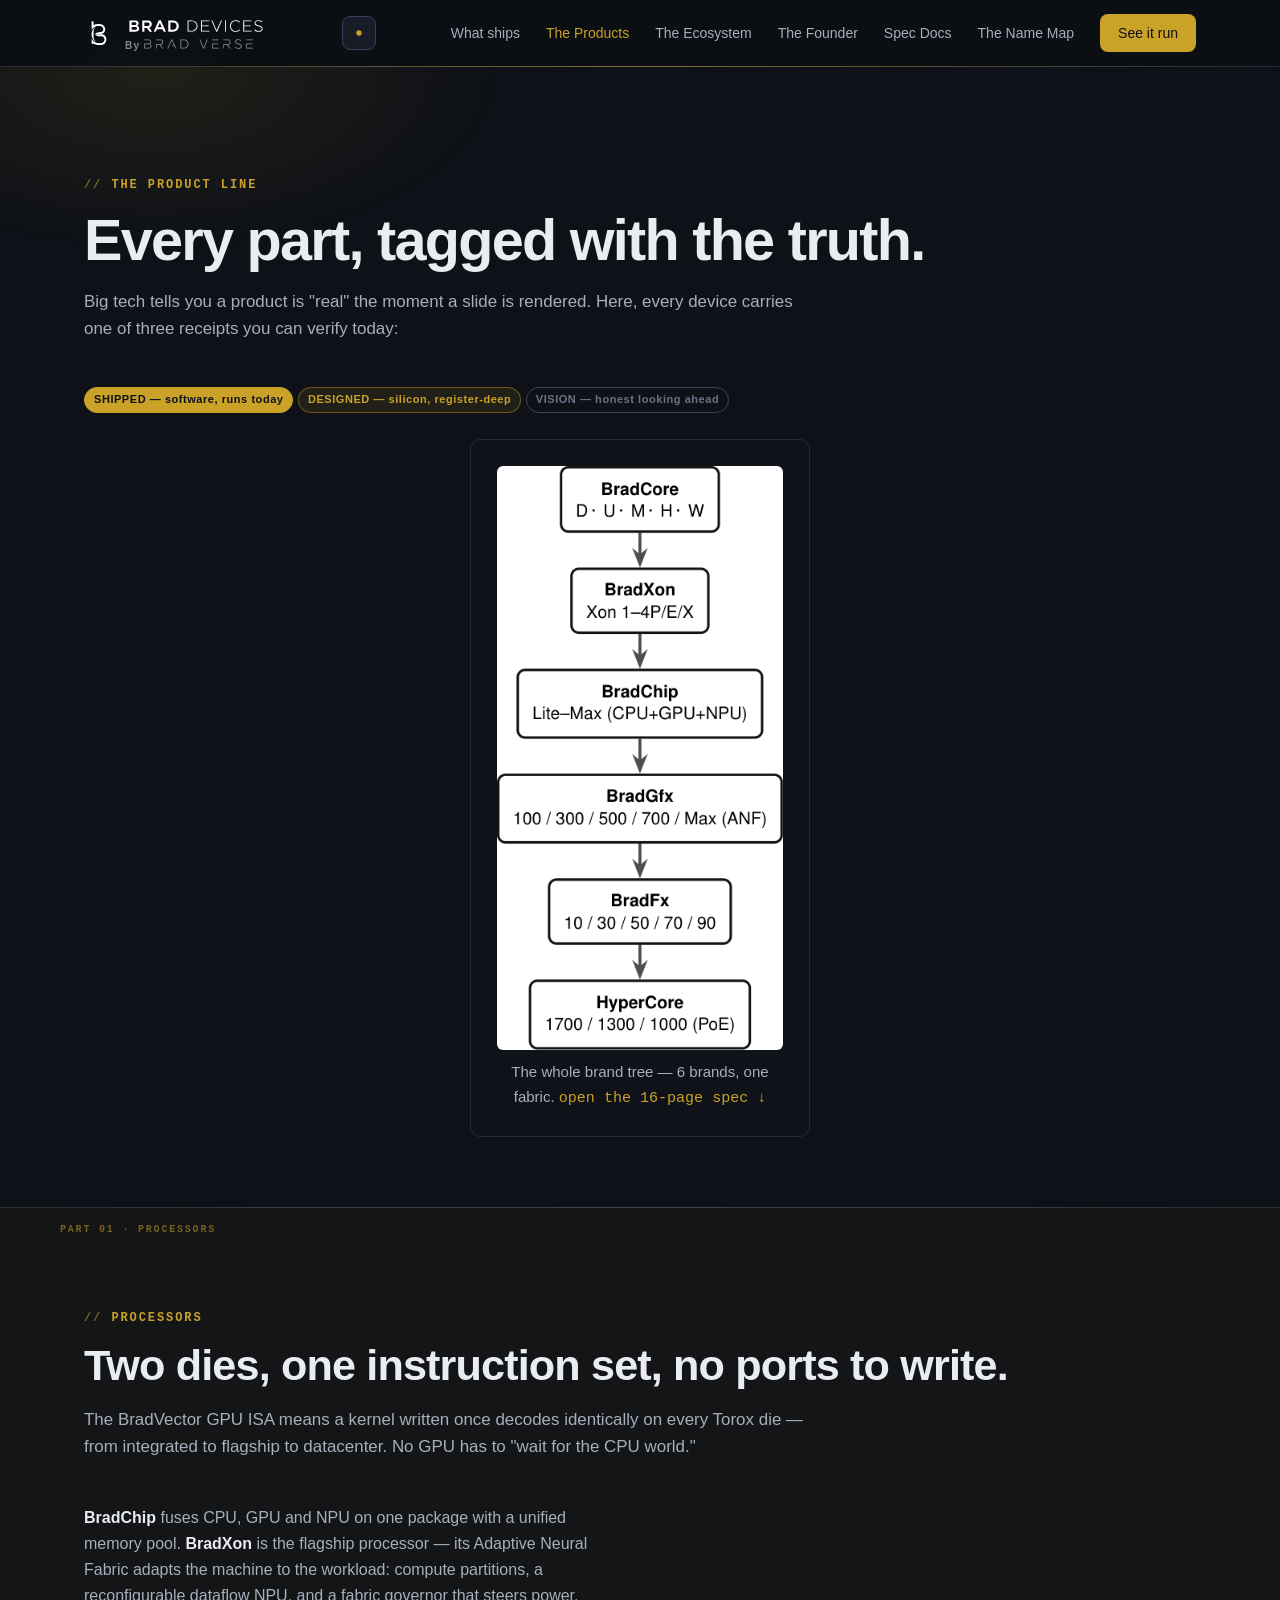
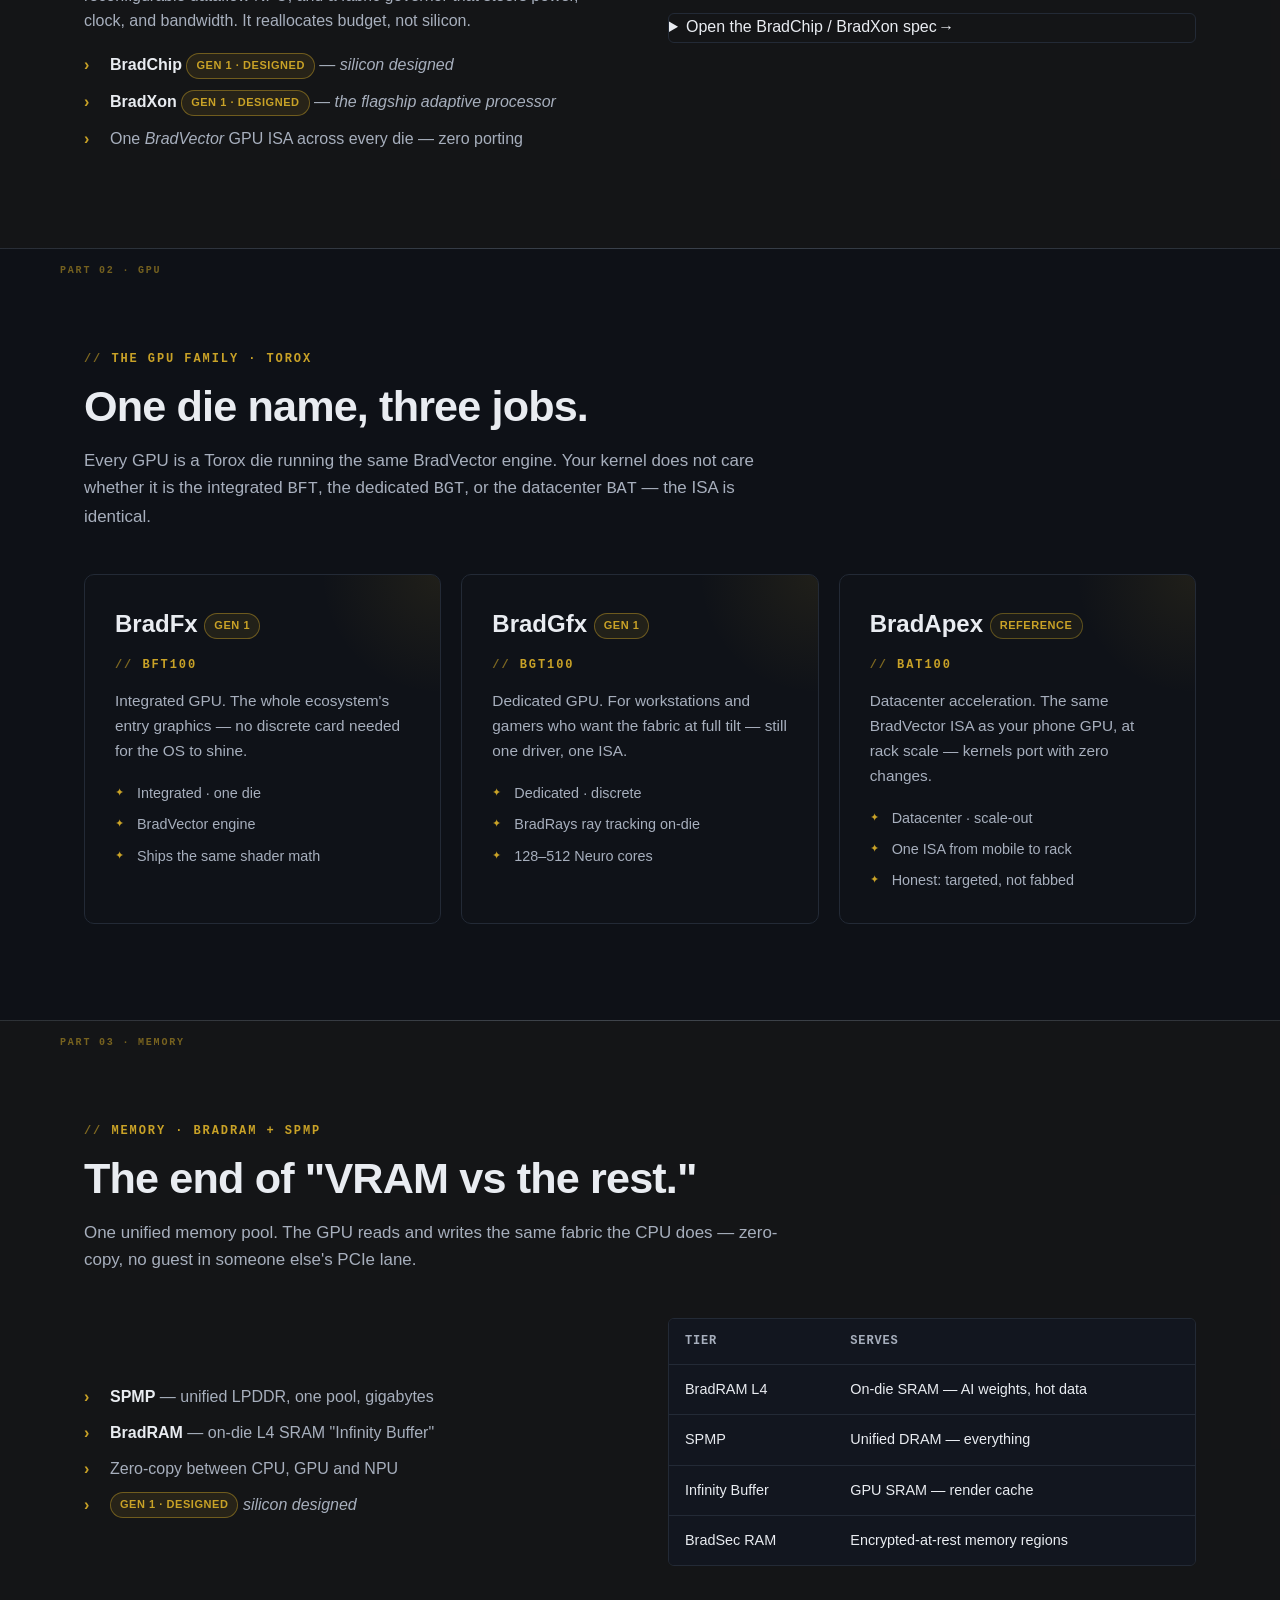
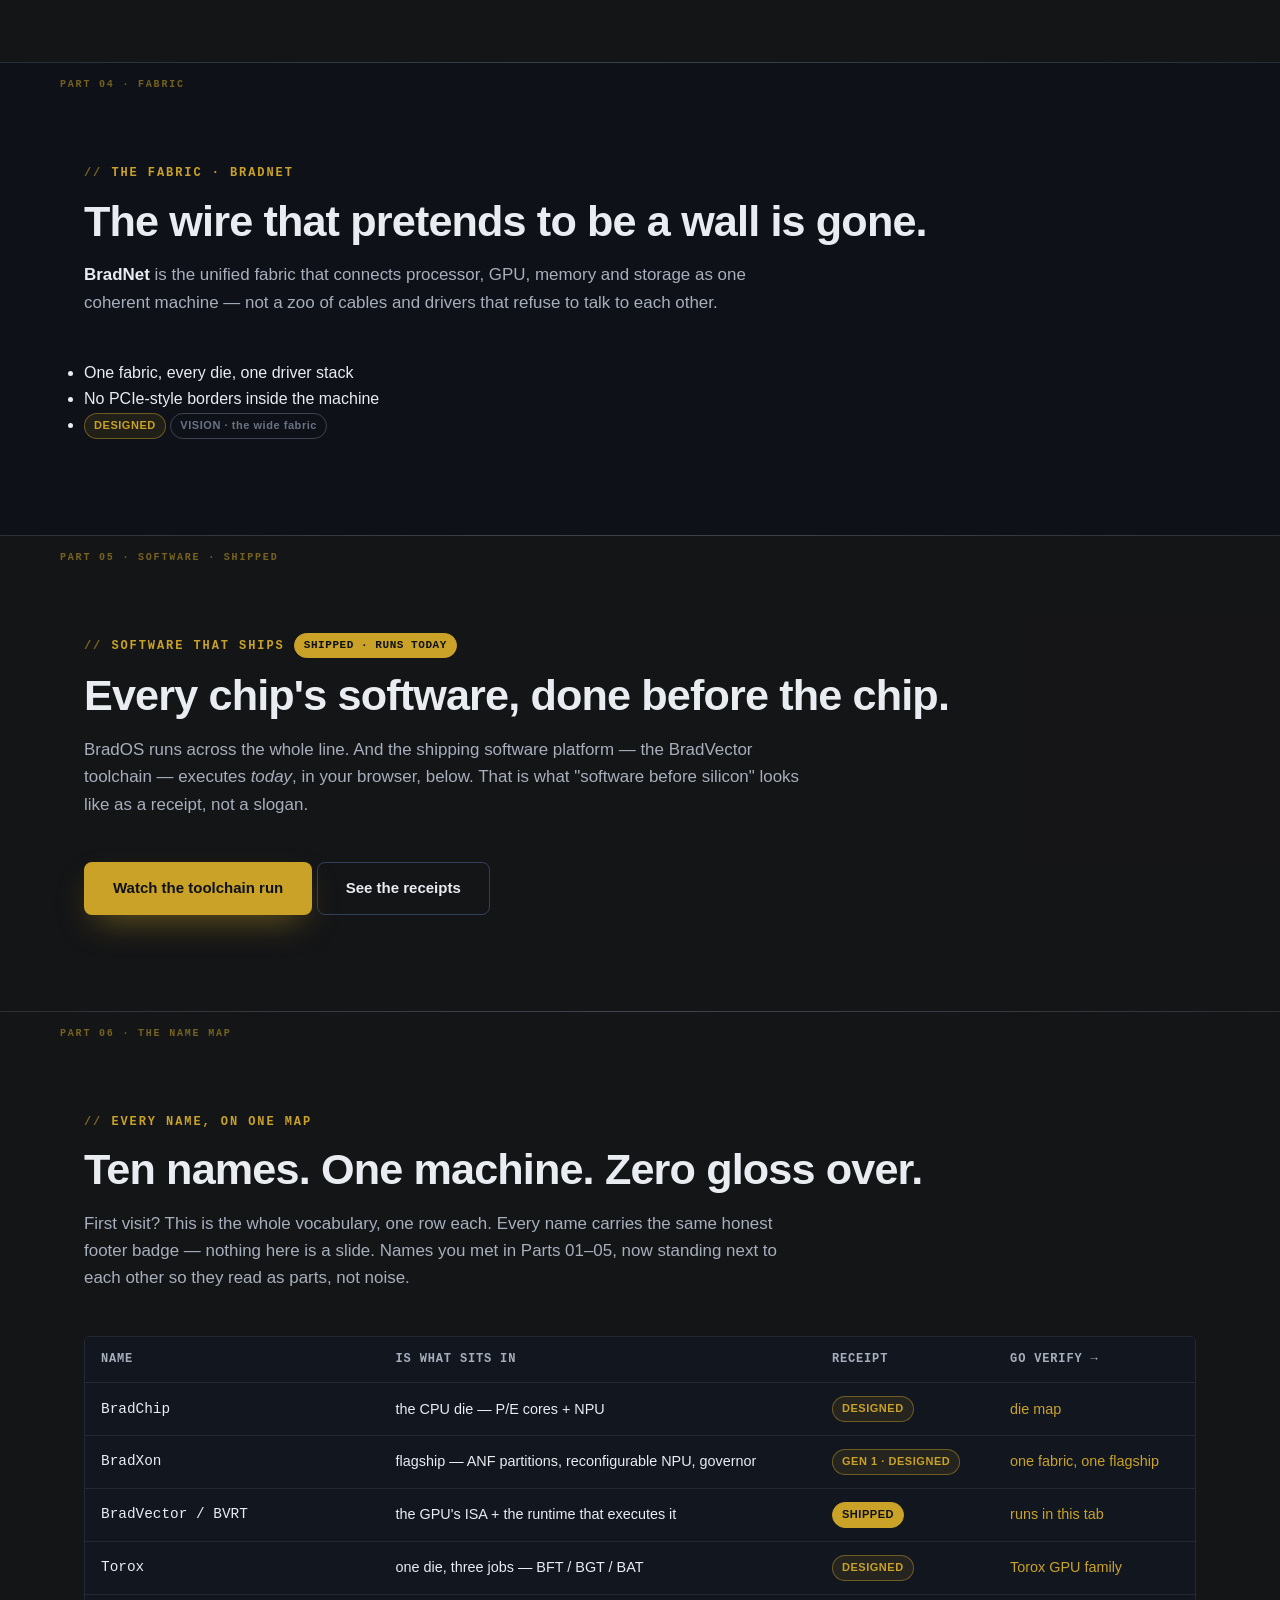
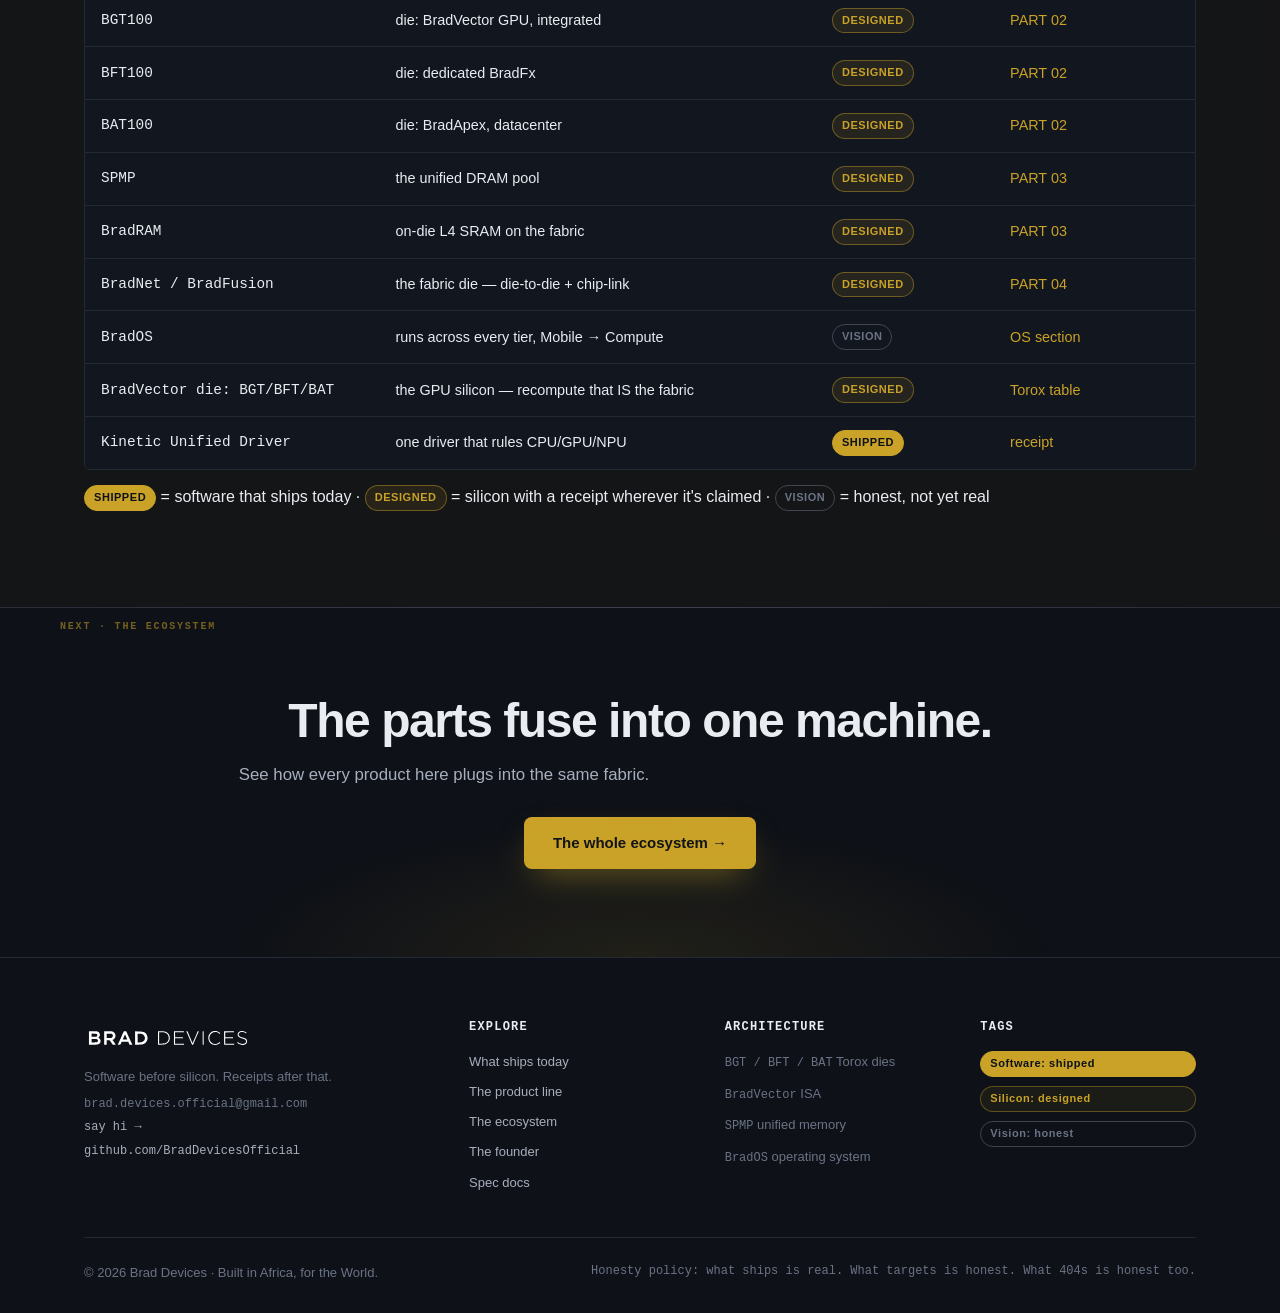
<file: products/index.html>
<!DOCTYPE html>
<html lang="en">
<head>
<meta charset="UTF-8">
<meta name="viewport" content="width=device-width, initial-scale=1.0">
<script>try{var t=localStorage.getItem("bdTheme");if(t==="light")document.documentElement.setAttribute("data-theme","light");}catch(e){}</script>
<title>The Product line — core devices, one fabric | Brad Devices</title>
<meta name="description" content="The complete Brad Devices product line: BradVector GPU family, BradChip & BradXon processors, BradRAM + SPMP memory, BradNet fabric. Every SKU carries an honest tag — SHIPPED (software), DESIGNED (silicon), VISION (honest).">
<link rel="canonical" href="https://brad-devices.vercel.app/products/">
<meta property="og:type" content="website">
<meta property="og:title" content="The Product line — every core device, honestly tagged">
<meta property="og:description" content="Bronze, silver, gold — every part of the single machine, each tagged SHIPPED / DESIGNED / VISION.">
<meta property="og:image" content="https://brad-devices.vercel.app/assets/brad-devices-wordmark/png/brad-devices-wordmark-transparent-black-fill-1024px.png">
<meta name="theme-color" content="#0E1117">
<link rel="icon" type="image/png" href="../assets/brad-devices-logos/svg/brad-devices-icon-white.svg">
<link rel="stylesheet" href="../css/style.css">
</head>
<body class="page-products">

<header class="nav">
  <div class="container nav-inner">
    <a class="nav-brand" href="/">
      <img src="../assets/brad-devices-logos/svg/brad-devices-icon-white.svg" alt="" aria-hidden="true">
      <span class="nav-wordmark"><img class="wm" src="../assets/brad-devices-wordmark/svg/brad-devices-wordmark-white.svg" alt="BRAD DEVICES" width="142" height="20"><span class="brand-by">By <img class="bv" src="../assets/brad-verse-wordmark/svg/brad-verse-wordmark-flat-dark.svg" alt="BradVerse" width="107" height="10"></span></span>
    </a>
    <button class="theme-toggle" data-theme-toggle aria-label="Switch to light mode" title="Toggle light / dark">
      <svg class="i-sun" viewBox="0 0 24 24" width="16" height="16" fill="currentColor" aria-hidden="true"><circle cx="12" cy="12" r="4"/><path d="M12 2v2m0 16v2M4.9 4.9l1.4 1.4m11.4 11.4 1.4 1.4M2 12h2m16 0h2M4.9 19.1l1.4-1.4M17.7 6.3l1.4-1.4"/></svg>
      <svg class="i-moon" viewBox="0 0 24 24" width="16" height="16" fill="currentColor" aria-hidden="true"><path d="M21 12.8A9 9 0 1 1 11.2 3a7 7 0 0 0 9.8 9.8z"/></svg>
    </button>
    <button class="nav-toggle" aria-label="Toggle navigation">Menu</button>
    <nav class="nav-links" aria-label="Primary">
      <a href="/achievements/">What ships</a>
      <a href="/products/" class="active">The Products</a>
      <a href="/ecosystem/">The Ecosystem</a>
      <a href="/founder/">The Founder</a>
      <a href="/docs/">Spec Docs</a>
        <a href="/glossary/">The Name Map</a>
      <a class="nav-cta" href="/#proof">See it run</a>
    </nav>
  </div>
</header>

<section class="page-hero">
  <div class="container">
    <span class="eyebrow">The product line</span>
    <h1>Every part, tagged with the truth.</h1>
    <p class="lede">Big tech tells you a product is "real" the moment a slide is rendered. Here, every device
    carries one of three receipts you can verify today:</p>
    <div style="margin-top:18px;">
      <span class="badge live">SHIPPED — software, runs today</span>
      <span class="badge gen1">DESIGNED — silicon, register-deep</span>
      <span class="badge vision">VISION — honest looking ahead</span>
    </div>
    <div class="card" style="margin-top:26px; max-width:340px; margin-left:auto; margin-right:auto;">
      <a href="/assets/specs/product_portfolio.pdf"><img src="../assets/diagrams/product_tree.png" alt="Brad Devices product brand hierarchy" style="width:100%;height:auto;border-radius:6px;display:block;"></a>
      <p style="margin-top:10px; text-align:center;">The whole brand tree — 6 brands, one fabric.
      <span class="mono"><a href="/assets/specs/product_portfolio.pdf">open the 16-page spec ↓</a></span></p>
    </div>
  </div>
</section>

<!-- ===================== PROCESSORS ===================== -->
<section class="section section-alt" id="processors" data-tag="PART 01 · PROCESSORS">
  <div class="container">
    <span class="eyebrow">Processors</span>
    <h2>Two dies, one instruction set, no ports to write.</h2>
    <p class="lede">The BradVector GPU ISA means a kernel written once decodes identically on every Torox die —
    from integrated to flagship to datacenter. No GPU has to "wait for the CPU world."</p>
    <div class="split">
      <div class="txt reveal">
        <p><strong>BradChip</strong> fuses CPU, GPU and NPU on one package with a unified memory pool.
        <strong>BradXon</strong> is the flagship processor — its Adaptive Neural Fabric adapts the machine to the
        workload: compute partitions, a reconfigurable dataflow NPU, and a fabric governor that steers power, clock, and
        bandwidth. It reallocates budget, not silicon.</p>
        <ul>
          <li><strong>BradChip</strong> <span class="badge gen1">GEN 1 · DESIGNED</span> — <em>silicon designed</em></li>
          <li><strong>BradXon</strong> <span class="badge gen1">GEN 1 · DESIGNED</span> — <em>the flagship adaptive processor</em></li>
          <li>One <em>BradVector</em> GPU ISA across every die — zero porting</li>
        </ul>
      </div>
      <div class="reveal">
        <div class="table-wrap">
          <details class="spec-expand">
            <summary>Open the BradChip / BradXon spec <span class="mono">→</span></summary>
            <table>
              <thead><tr><th>Die</th><th>Role</th><th>Status</th></tr></thead>
              <tbody>
                <tr><td class="mono">BradChip Lite</td><td>P2+E4 — integrated SoC</td><td><span class="badge gen1">DESIGNED</span></td></tr>
                <tr><td class="mono">BradChip Standard</td><td>P4+E4 — everything</td><td><span class="badge gen1">DESIGNED</span></td></tr>
                <tr><td class="mono">BradChip Ultra</td><td>P6+E4 — performance</td><td><span class="badge gen1">DESIGNED</span></td></tr>
                <tr><td class="mono">BradChip Elite</td><td>P8+E4 — pro</td><td><span class="badge gen1">DESIGNED</span></td></tr>
                <tr><td class="mono">BradChip Max</td><td>P8+E8 — apex</td><td><span class="badge gen1">DESIGNED</span></td></tr>
                <tr><td class="mono">BradXon</td><td>ANF — compute partitions + reconfigurable NPU</td><td><span class="badge gen1">DESIGNED</span></td></tr>
              </tbody>
            </table>
          </details>
        </div>
      </div>
    </div>
  </div>
</section>

<!-- ===================== GPU ===================== -->
<section class="section" id="gpu" data-tag="PART 02 · GPU">
  <div class="container">
    <span class="eyebrow">The GPU family · Torox</span>
    <h2>One die name, three jobs.</h2>
    <p class="lede">Every GPU is a Torox die running the same BradVector engine. Your kernel does not care
    whether it is the integrated <span class="mono">BFT</span>, the dedicated <span class="mono">BGT</span>, or
    the datacenter <span class="mono">BAT</span> — the ISA is identical.</p>
    <div class="grid grid-3 reveal">
      <div class="pillar">
        <h3>BradFx <span class="badge gen1">GEN 1</span></h3>
        <span class="eyebrow mono">BFT100</span>
        <p>Integrated GPU. The whole ecosystem's entry graphics — no discrete card needed for the OS to shine.</p>
        <ul><li>Integrated · one die</li><li>BradVector engine</li><li>Ships the same shader math</li></ul>
      </div>
      <div class="pillar">
        <h3>BradGfx <span class="badge gen1">GEN 1</span></h3>
        <span class="eyebrow mono">BGT100</span>
        <p>Dedicated GPU. For workstations and gamers who want the fabric at full tilt — still one driver, one ISA.</p>
        <ul><li>Dedicated · discrete</li><li>BradRays ray tracking on-die</li><li>128–512 Neuro cores</li></ul>
      </div>
      <div class="pillar">
        <h3>BradApex <span class="badge ref">REFERENCE</span></h3>
        <span class="eyebrow mono">BAT100</span>
        <p>Datacenter acceleration. The same BradVector ISA as your phone GPU, at rack scale — kernels port with zero changes.</p>
        <ul><li>Datacenter · scale-out</li><li>One ISA from mobile to rack</li><li>Honest: targeted, not fabbed</li></ul>
      </div>
    </div>
  </div>
</section>

<!-- ===================== MEMORY ===================== -->
<section class="section section-alt" id="memory" data-tag="PART 03 · MEMORY">
  <div class="container">
    <span class="eyebrow">Memory · BradRAM + SPMP</span>
    <h2>The end of "VRAM vs the rest."</h2>
    <p class="lede">One unified memory pool. The GPU reads and writes the same fabric the CPU does — zero-copy,
    no guest in someone else's PCIe lane.</p>
    <div class="split">
      <div class="txt reveal">
        <ul>
          <li><strong>SPMP</strong> — unified LPDDR, one pool, gigabytes</li>
          <li><strong>BradRAM</strong> — on-die L4 SRAM "Infinity Buffer"</li>
          <li>Zero-copy between CPU, GPU and NPU</li>
          <li><span class="badge gen1">GEN 1 · DESIGNED</span> <em>silicon designed</em></li>
        </ul>
      </div>
      <div class="reveal">
        <div class="table-wrap">
          <table>
            <thead><tr><th>Tier</th><th>Serves</th></tr></thead>
            <tbody>
              <tr><td>BradRAM L4</td><td>On-die SRAM — AI weights, hot data</td></tr>
              <tr><td>SPMP</td><td>Unified DRAM — everything</td></tr>
              <tr><td>Infinity Buffer</td><td>GPU SRAM — render cache</td></tr>
              <tr><td>BradSec RAM</td><td>Encrypted-at-rest memory regions</td></tr>
            </tbody>
          </table>
        </div>
      </div>
    </div>
  </div>
</section>

<!-- ===================== NET / FABRIC ===================== -->
<section class="section" id="net" data-tag="PART 04 · FABRIC">
  <div class="container">
    <span class="eyebrow">The fabric · BradNet</span>
    <h2>The wire that pretends to be a wall is gone.</h2>
    <p class="lede"><strong>BradNet</strong> is the unified fabric that connects processor, GPU, memory and storage
    as one coherent machine — not a zoo of cables and drivers that refuse to talk to each other.</p>
    <ul style="margin-top:14px;">
      <li>One fabric, every die, one driver stack</li>
      <li>No PCIe-style borders inside the machine</li>
      <li><span class="badge gen1">DESIGNED</span> <span class="badge vision">VISION · the wide fabric</span></li>
    </ul>
  </div>
</section>

<!-- ===================== SOFTWARE ===================== -->
<section class="section section-alt" id="software" data-tag="PART 05 · SOFTWARE · SHIPPED">
  <div class="container">
    <span class="eyebrow">Software that ships <span class="badge live">SHIPPED · RUNS TODAY</span></span>
    <h2>Every chip's software, done before the chip.</h2>
    <p class="lede">BradOS runs across the whole line. And the shipping software platform — the BradVector
    toolchain — executes <em>today</em>, in your browser, below. That is what "software before silicon" looks
    like as a receipt, not a slogan.</p>
    <div style="margin-top:20px;">
      <a class="btn btn-gold" href="/#proof">Watch the toolchain run</a>
      <a class="btn btn-ghost" href="/achievements/">See the receipts</a>
    </div>
  </div>
</section>

<!-- ===================== NAME MAP ===================== -->
<section class="section section-alt" id="name-map" data-tag="PART 06 · THE NAME MAP">
  <div class="container">
    <span class="eyebrow">Every name, on one map</span>
    <h2>Ten names. One machine. Zero gloss over.</h2>
    <p class="lede">First visit? This is the whole vocabulary, one row each. Every name carries the same
    honest footer badge — nothing here is a slide. Names you met in Parts 01–05, now standing next to each
    other so they read as parts, not noise.</p>

    <div class="table-wrap">
      <table>
        <thead>
          <tr><th>Name</th><th>Is what sits in</th><th>Receipt</th><th>Go verify →</th></tr>
        </thead>
        <tbody>
          <tr>
            <td class="mono">BradChip</td>
            <td>the CPU die — P/E cores + NPU</td>
            <td><span class="badge gen1">DESIGNED</span></td>
            <td><a href="/ecosystem/#processors">die map</a></td>
          </tr>
          <tr>
            <td class="mono">BradXon</td>
            <td>flagship — ANF partitions, reconfigurable NPU, governor</td>
            <td><span class="badge gen1">GEN 1 · DESIGNED</span></td>
            <td><a href="/ecosystem/#processors">one fabric, one flagship</a></td>
          </tr>
          <tr>
            <td class="mono">BradVector<span class="dim" style="font-weight:400"> / BVRT</span></td>
            <td>the GPU's ISA + the runtime that executes it</td>
            <td><span class="badge live">SHIPPED</span></td>
            <td><a href="/#proof">runs in this tab</a></td>
          </tr>
          <tr>
            <td class="mono">Torox</td>
            <td>one die, three jobs — BFT / BGT / BAT</td>
            <td><span class="badge gen1">DESIGNED</span></td>
            <td><a href="/ecosystem/#gpu">Torox GPU family</a></td>
          </tr>
          <tr>
            <td class="mono">BGT100</td>
            <td>die: BradVector GPU, integrated</td>
            <td><span class="badge gen1">DESIGNED</span></td>
            <td><a href="/products/#gpu">PART 02</a></td>
          </tr>
          <tr>
            <td class="mono">BFT100</td>
            <td>die: dedicated BradFx</td>
            <td><span class="badge gen1">DESIGNED</span></td>
            <td><a href="/products/#gpu">PART 02</a></td>
          </tr>
          <tr>
            <td class="mono">BAT100</td>
            <td>die: BradApex, datacenter</td>
            <td><span class="badge gen1">DESIGNED</span></td>
            <td><a href="/products/#gpu">PART 02</a></td>
          </tr>
          <tr>
            <td class="mono">SPMP</td>
            <td>the unified DRAM pool</td>
            <td><span class="badge gen1">DESIGNED</span></td>
            <td><a href="/products/#memory">PART 03</a></td>
          </tr>
          <tr>
            <td class="mono">BradRAM</td>
            <td>on-die L4 SRAM on the fabric</td>
            <td><span class="badge gen1">DESIGNED</span></td>
            <td><a href="/products/#memory">PART 03</a></td>
          </tr>
          <tr>
            <td class="mono">BradNet / BradFusion</td>
            <td>the fabric die — die-to-die + chip-link</td>
            <td><span class="badge gen1">DESIGNED</span></td>
            <td><a href="/products/#net">PART 04</a></td>
          </tr>
          <tr>
            <td class="mono">BradOS</td>
            <td>runs across every tier, Mobile → Compute</td>
            <td><span class="badge vision">VISION</span></td>
            <td><a href="/ecosystem/#software">OS section</a></td>
          </tr>
          <tr>
            <td class="mono">BradVector die<span class="dim" style="font-weight:400">: BGT/BFT/BAT</span></td>
            <td>the GPU silicon — recompute that IS the fabric</td>
            <td><span class="badge gen1">DESIGNED</span></td>
            <td><a href="/ecosystem/#gpu">Torox table</a></td>
          </tr>
          <tr>
            <td class="mono">Kinetic Unified Driver</td>
            <td>one driver that rules CPU/GPU/NPU</td>
            <td><span class="badge live">SHIPPED</span></td>
            <td><a href="/achievements/">receipt</a></td>
          </tr>
        </tbody>
      </table>
    </div>
    <p class="lyr" style="margin-top:14px;">
      <span class="badge live">SHIPPED</span> = software that ships today ·
      <span class="badge gen1">DESIGNED</span> = silicon with a receipt wherever it's claimed ·
      <span class="badge vision">VISION</span> = honest, not yet real
    </p>
  </div>
</section>

<!-- ===================== ===================== -->
<section class="cta-band" data-tag="NEXT · THE ECOSYSTEM">
  <div class="container">
    <h2>The parts fuse into one machine.</h2>
    <p class="lede" style="margin-bottom:28px;">See how every product here plugs into the same fabric.</p>
    <a class="btn btn-gold" href="/ecosystem/">The whole ecosystem →</a>
  </div>
</section>

<footer class="footer">
  <div class="container">
    <div class="footer-grid">
      <div>
        <div class="brand-line"><img src="../assets/brad-devices-wordmark/svg/brad-devices-wordmark-white.svg" alt="BRAD DEVICES" data-receipt="THE WORDMARK · one receipt line · same SVG as the navbar brand — footer finally renders the REAL wordmark, not browser typography" width="168" height="40" style="width:168px;height:40px;display:inline-block;vertical-align:middle;"></div>
        <p>Software before silicon. Receipts after that.</p>
        <p class="mono" style="margin-top:8px;">brad.devices.official@gmail.com</p>
        <p class="mono" style="margin-top:4px;"><a href="mailto:brad.devices.official@gmail.com">say hi →</a></p>
        <p class="mono" style="margin-top:4px;"><a href="https://github.com/BradDevicesOfficial" target="_blank" rel="noopener">github.com/BradDevicesOfficial</a></p>
      </div>
      <div>
        <h5>Explore</h5>
        <ul>
          <li><a href="/achievements/">What ships today</a></li>
          <li><a href="/products/">The product line</a></li>
          <li><a href="/ecosystem/">The ecosystem</a></li>
          <li><a href="/founder/">The founder</a></li>
          <li><a href="/docs/">Spec docs</a></li>
        </ul>
      </div>
      <div>
        <h5>Architecture</h5>
        <ul>
          <li><span class="mono">BGT / BFT / BAT</span> Torox dies</li>
          <li><span class="mono">BradVector</span> ISA</li>
          <li><span class="mono">SPMP</span> unified memory</li>
          <li><span class="mono">BradOS</span> operating system</li>
        </ul>
      </div>
      <div>
        <h5>Tags</h5>
        <ul>
          <li class="badge live">Software: shipped</li>
          <li class="badge ref">Silicon: designed</li>
          <li class="badge vision">Vision: honest</li>
        </ul>
      </div>
    </div>
    <div class="footer-bottom">
      <div>© 2026 Brad Devices · Built in Africa, for the World.</div>
      <div class="mono">Honesty policy: what ships is real. What targets is honest. What 404s is honest too.</div>
    </div>
  </div>
</footer>

<script src="../vendor/motion.min.js"></script>
<script src="../js/app.js"></script>
</body>
</html>
</file>
<file: css/style.css>
/* ============================================================
   BRAD DEVICES — BRAND SITE
   Orbit Black #0E1117 · Kinetic Gold #C9A227
   ============================================================ */

:root {
  --orbit-black: #0E1117;
  --orbit-black-2: #12161F;
  --orbit-black-3: #171C26;
  --orbit-border: #232A36;
  --orbit-border-hi: #33405A;
  --orbit-text: #E9ECF1;
  --orbit-muted: #A7AFBD;
  --orbit-faint: #6A7385;
  --brad-gold: #C9A227;
  --brad-gold-light: #E8D48F;
  --brad-gold-dim: #8A7320;
  --gen1: #C9A227;
  --gen2: #A7AFBD;
  --vision: #6A7385;
  --ref: #C9A227;
  --live: #C9A227;
  --danger: #FF7B72;
  --radius: 10px;
  --radius-sm: 6px;
  --maxw: 1160px;
  --font-sans: -apple-system, BlinkMacSystemFont, "Segoe UI", Roboto, "Helvetica Neue", Arial, sans-serif;
  --font-mono: ui-monospace, SFMono-Regular, "Cascadia Mono", Menlo, Consolas, "Roboto Mono", monospace;
}

* { margin: 0; padding: 0; box-sizing: border-box; }

html { scroll-behavior: smooth; }
body {
  background: var(--orbit-black);
  color: var(--orbit-text);
  font-family: var(--font-sans);
  line-height: 1.62;
  -webkit-font-smoothing: antialiased;
  text-rendering: optimizeLegibility;
  overflow-x: hidden;
}

::selection { background: var(--brad-gold); color: var(--orbit-black); }

a { color: var(--brad-gold); text-decoration: none; transition: color .15s ease; }
a:hover { color: var(--brad-gold-light); }
img { max-width: 100%; display: block; }
.mono { font-family: var(--font-mono); }
strong { font-weight: 700; color: var(--orbit-text); }

.container { max-width: var(--maxw); margin: 0 auto; padding: 0 24px; }
.section { padding: 96px 0; }

.eyebrow {
  display: inline-block;
  font-family: var(--font-mono);
  font-size: 12px; font-weight: 600; letter-spacing: .16em;
  text-transform: uppercase;
  color: var(--brad-gold);
  margin-bottom: 14px;
}
.eyebrow::before { content: "// "; opacity: .6; }
h2 { font-size: clamp(1.8rem, 4vw, 2.7rem); font-weight: 800; letter-spacing: -.02em; line-height: 1.1; margin-bottom: 16px; }
.lede { color: var(--orbit-muted); max-width: 720px; margin-bottom: 44px; font-size: 1.06rem; }
.lede a { color: var(--brad-gold); }
.grid { display: grid; gap: 20px; }
.grid-2 { grid-template-columns: repeat(2, 1fr); }
.grid-3 { grid-template-columns: repeat(3, 1fr); }
.grid-4 { grid-template-columns: repeat(4, 1fr); }

/* ---------- Nav ---------- */
.nav {
  position: fixed; top: 0; left: 0; right: 0;
  background: rgba(12, 15, 20, .97);
  border-bottom: 1px solid var(--orbit-border);
  z-index: 200;
}
.nav-inner { display: flex; align-items: center; justify-content: space-between; height: 66px; }
.nav-brand { display: flex; align-items: center; gap: 11px; font-weight: 800; letter-spacing: .05em; color: var(--orbit-text) !important; }
.nav-brand > img { height: 30px; width: 30px; }
.nav-wordmark { display: flex; flex-direction: column; align-items: flex-start; justify-content: center; line-height: 1; }
.nav-brand .wm { height: 20px; width: 142px; display: block; content: url("../assets/brad-devices-wordmark/svg/brad-devices-wordmark-white.svg"); }
.nav-brand .brand-by { margin-top: 3px; font-size: 10px; font-weight: 600; letter-spacing: .12em; color: var(--orbit-text); opacity: .55; display: flex; align-items: baseline; gap: 4px; white-space: nowrap; }
.nav-brand .brand-by .bv { height: 10px; width: auto; flex-shrink: 0; display: inline-block; vertical-align: baseline; }
.nav-links { display: flex; gap: 26px; align-items: center; }
.nav-links a { color: var(--orbit-muted); font-size: 14px; font-weight: 500; }
.nav-links a:hover { color: var(--orbit-text); }
.nav-links a.active { color: var(--brad-gold); }
.nav-cta {
  background: var(--brad-gold); color: var(--orbit-black) !important;
  padding: 8px 18px; border-radius: 8px; font-weight: 700; font-size: 14px;
}
.nav-cta:hover { background: var(--brad-gold-light); }
.nav-toggle { display: none; background: none; border: 1px solid var(--orbit-border); color: var(--orbit-text); border-radius: 8px; padding: 7px 11px; font-size: 13px; cursor: pointer; }

/* ---------- Hero (home) ---------- */
.hero {
  position: relative;
  min-height: 100vh;
  display: flex; align-items: center;
  padding: 140px 0 90px;
  overflow: hidden;
}
.hero::before {
  content: ""; position: absolute; inset: 0;
  background:
    radial-gradient(ellipse 55% 42% at 50% 8%, rgba(201, 162, 39, .12), transparent 62%);
  pointer-events: none;
}
.hero-inner { position: relative; z-index: 2; text-align: center; max-width: 920px; margin: 0 auto; padding-top: 38px; }

.hero .kicker {
  position: absolute; top: 0; left: 24px;
  font-family: var(--font-mono); font-size: 12px; font-weight: 600;
  letter-spacing: .14em; line-height: 1.55;
  color: var(--orbit-faint);
  max-width: calc(100vw - 48px);
}
.hero .kicker::before { content: "["; color: var(--brad-gold); margin-right: .2em; }
.hero .kicker::after  { content: "]"; color: var(--brad-gold); margin-left: .2em; }
.hero .kicker .k-reg { color: var(--brad-gold); letter-spacing: .06em; }

.hero h1 {
  font-size: clamp(2.6rem, 7.2vw, 5.2rem);
  font-weight: 800; letter-spacing: -.035em; line-height: 1.02;
  margin-bottom: 22px;
}
.hero h1 .kinetic { color: var(--brad-gold); }
.hero .sub {
  font-size: clamp(1.05rem, 2vw, 1.35rem);
  color: var(--orbit-muted);
  max-width: 720px; margin: 0 auto 38px;
}
.hero .sub strong { color: var(--orbit-text); }
.hero-actions { display: flex; gap: 14px; justify-content: center; flex-wrap: wrap; }
.btn {
  display: inline-block; padding: 13px 28px; border-radius: 8px;
  font-weight: 700; font-size: 15px;
  border: 1px solid transparent;
  transition: transform .15s ease, box-shadow .15s ease, background .15s ease;
}
.btn:hover { transform: translateY(-2px); }
.btn-gold { background: var(--brad-gold); color: var(--orbit-black) !important; box-shadow: 0 14px 34px -12px rgba(201, 162, 39, .55); }
.btn-gold:hover { background: var(--brad-gold-light); }
.btn-ghost { border-color: var(--orbit-border-hi); color: var(--orbit-text) !important; }
.btn-ghost:hover { border-color: var(--brad-gold); color: var(--brad-gold) !important; }

.hero-stats { margin-top: 54px; display: flex; justify-content: center; flex-wrap: wrap; gap: 12px 34px; }
.hero-stat { text-align: left; }
.hero-stat .n { font-family: var(--font-mono); font-weight: 800; font-size: clamp(1.5rem, 3vw, 2rem); color: var(--brad-gold); }
.hero-stat .l { font-size: 13px; color: var(--orbit-faint); letter-spacing: .04em; }

/* ---------- Section header (inner pages) ---------- */
.page-hero { padding: 170px 0 70px; }
.page-hero h1 { font-size: clamp(2.2rem, 5.5vw, 3.6rem); font-weight: 800; letter-spacing: -.03em; line-height: 1.08; margin-bottom: 16px; }
.page-hero .kicker { display: inline-block; font-family: var(--font-mono); font-size: 13px; color: var(--brad-gold); letter-spacing: .12em; text-transform: uppercase; margin-bottom: 14px; opacity: .9; }
.page-hero .sub { color: var(--orbit-muted); max-width: 700px; font-size: 1.08rem; }

/* ---------- Cards ---------- */
.card {
  background: var(--orbit-black-2);
  border: 1px solid var(--orbit-border);
  border-radius: var(--radius);
  padding: 26px;
  transition: border-color .18s ease, transform .18s ease, background .18s ease;
  position: relative;
}
.card:hover { border-color: var(--orbit-border-hi); transform: translateY(-3px); }
.card h3 { font-size: 1.15rem; font-weight: 700; margin-bottom: 8px; }
.card p { color: var(--orbit-muted); font-size: .94rem; }
.card .mono { font-family: var(--font-mono); }
.card-num { font-family: var(--font-mono); font-size: 12px; color: var(--brad-gold); font-weight: 700; letter-spacing: .1em; margin-bottom: 6px; text-transform: uppercase; }

/* ---------- Gen / status badges ---------- */
.badge {
  display: inline-block; font-size: 11px; font-weight: 700; letter-spacing: .05em;
  padding: 3px 9px; border-radius: 999px; border: 1px solid;
  vertical-align: middle; white-space: nowrap;
}
.badge.gen1   { color: var(--gen1);   border-color: rgba(201, 162, 39, .45); background: rgba(201, 162, 39, .10); }
.badge.gen2   { color: var(--gen2);   border-color: rgba(147, 161, 180, .40); background: rgba(147, 161, 180, .07); }
.badge.vision { color: var(--vision); border-color: rgba(147, 161, 180, .35); background: transparent; }
.badge.ref    { color: var(--ref);    border-color: rgba(201, 162, 39, .40); background: rgba(201, 162, 39, .07); }
.badge.live   { color: var(--orbit-black); border-color: var(--live); background: var(--live); }
.badge.ship   { color: var(--orbit-black); border-color: var(--brad-gold); background: var(--brad-gold); }

/* ---------- Terminal ---------- */
.term-rig {
  width: 100%;
  font-family: var(--font-mono);
}
.term-frame {
  display: flex; align-items: flex-start;
  font-size: 13px; line-height: 1;
  color: var(--brad-gold);
}
.term-frame.bottom { align-items: flex-end; }
.term-frame .trule { flex: 1; min-width: 12px; }
.term-frame.top .trule    { border-top: 1px solid rgba(201, 162, 39, .45); }
.term-frame.bottom .trule { border-bottom: 1px solid rgba(201, 162, 39, .45); }
.term-frame .ttag {
  font-size: 11px; line-height: 1.5; color: var(--orbit-faint);
  letter-spacing: .04em; white-space: nowrap; padding: 0 10px;
}
.term-frame .ttag.end { color: var(--live); }

.terminal {
  background: #0B0E13;
  border: 1px solid rgba(201, 162, 39, .18);
  border-radius: 0;
  overflow: hidden;
  box-shadow: 0 30px 80px -30px rgba(0, 0, 0, .8);
  text-align: left;
  font-family: var(--font-mono);
}
.term-body {
  padding: 18px 20px; font-size: 13px; line-height: 1.75;
  color: var(--orbit-muted); min-height: 250px; overflow-x: auto;
  white-space: pre; tab-size: 2;
}
.term-body .c-live { display: flex; gap: 9px; }
.term-body .prompt { color: var(--brad-gold); }
.term-body .ok { color: var(--live); }
.term-body .dim { color: var(--orbit-faint); }
.term-cursor { display: inline-block; width: 8px; height: 15px; background: var(--brad-gold); vertical-align: -2px; animation: blink 1s step-end infinite; }
@keyframes blink { 50% { opacity: 0; } }

/* ---------- Numbers / counter wall ---------- */
.stat-wall { display: grid; grid-template-columns: repeat(4, 1fr); gap: 18px; }
.stat {
  background: var(--orbit-black-2); border: 1px solid var(--orbit-border);
  border-radius: var(--radius-sm); padding: 26px 22px; text-align: center;
}
.stat .num { font-family: var(--font-mono); font-weight: 800; font-size: clamp(1.9rem, 4vw, 2.6rem); color: var(--brad-gold); letter-spacing: -.02em; }
.stat .num .suffix { font-size: .6em; }
.stat .lbl { margin-top: 6px; font-size: 13px; color: var(--orbit-muted); }
.stat .sub { margin-top: 3px; font-size: 12px; color: var(--orbit-faint); font-family: var(--font-mono); }

/* ---------- Receipts ---------- */
.receipt {
  display: flex; gap: 18px; align-items: flex-start;
  border: 1px solid var(--orbit-border); border-radius: var(--radius);
  padding: 20px; background: var(--orbit-black-2);
}
.receipt .icon { color: var(--brad-gold); font-size: 20px; line-height: 1; flex-shrink: 0; margin-top: 3px; }
.receipt .icon svg { display: block; width: 20px; height: 20px; }
.receipt h4 { font-size: 1rem; font-weight: 700; margin-bottom: 4px; }
.receipt h4 .mono { color: var(--brad-gold); font-weight: 600; }
.receipt p { color: var(--orbit-muted); font-size: .9rem; }
.receipt .proof { margin-top: 8px; font-family: var(--font-mono); font-size: 12px; color: var(--orbit-faint); }

/* ---------- Timeline ---------- */
.timeline { border-left: 2px solid var(--orbit-border); padding-left: 30px; display: grid; gap: 32px; }
.tl-item { position: relative; }
.tl-item::before {
  content: ""; position: absolute; left: -38px; top: 5px;
  width: 14px; height: 14px; border-radius: 50%;
  background: var(--orbit-black); border: 2px solid var(--brad-gold);
}
.tl-item h4 { font-size: 1.2rem; font-weight: 700; margin-bottom: 5px; }
.tl-year { font-family: var(--font-mono); color: var(--brad-gold); font-size: .85rem; display: block; margin-bottom: 6px; }
.tl-item p { color: var(--orbit-muted); font-size: .96rem; }

/* ---------- Split / feature rows ---------- */
.split { display: grid; grid-template-columns: 1fr 1fr; gap: 56px; align-items: center; }
.split .txt h3 { font-size: 1.6rem; font-weight: 800; letter-spacing: -.02em; margin-bottom: 14px; }
.split .txt p { color: var(--orbit-muted); margin-bottom: 14px; }
.split .txt ul { list-style: none; display: grid; gap: 10px; margin-top: 18px; }
.split .txt li { padding-left: 26px; position: relative; color: var(--orbit-muted); }
.split .txt li::before { content: "›"; position: absolute; left: 0; color: var(--brad-gold); font-weight: 800; }

/* ---------- Founder ---------- */
.founder-card {
  border: 1px solid var(--orbit-border); border-radius: var(--radius);
  background: var(--orbit-black-2); padding: 40px;
  display: grid; grid-template-columns: 200px 1fr; gap: 40px; align-items: center;
}
.founder-avatar {
  width: 200px; height: 200px; border-radius: 50%;
  padding: 6px;
  border: 1px solid var(--brad-gold-dim);
  background: radial-gradient(circle at 30% 25%, var(--orbit-black-3), var(--orbit-black));
  box-shadow: 0 24px 60px -24px rgba(0, 0, 0, .8);
}
.founder-avatar img {
  width: 100%; height: 100%; object-fit: cover;
  border-radius: 50%;
}
.founder-card h3 { font-size: 1.6rem; font-weight: 800; letter-spacing: -.01em; }
.founder-role { color: var(--brad-gold); font-family: var(--font-mono); font-size: .9rem; margin-bottom: 16px; }
.founder-card p { color: var(--orbit-muted); margin-bottom: 12px; }

/* ---------- Pillars ---------- */
.pillar {
  border: 1px solid var(--orbit-border); border-radius: var(--radius);
  background: var(--orbit-black-2); padding: 30px; position: relative; overflow: hidden;
}
.pillar::after {
  content: ""; position: absolute; top: 0; right: 0;
  width: 120px; height: 120px;
  background: radial-gradient(circle at top right, rgba(201, 162, 39, .09), transparent 70%);
  pointer-events: none;
}
.pillar h3 { font-size: 1.5rem; font-weight: 800; margin-bottom: 6px; }
.pillar .tag { display: inline-block; margin-bottom: 16px; }
.pillar p { color: var(--orbit-muted); font-size: .96rem; margin-bottom: 18px; }
.pillar ul { list-style: none; display: grid; gap: 8px; }
.pillar li { color: var(--orbit-muted); font-size: .9rem; padding-left: 22px; position: relative; }
.pillar li::before { content: "✦"; position: absolute; left: 0; color: var(--brad-gold); font-size: 11px; top: 2px; }

/* ---------- Honesty note ---------- */
.honesty {
  border: 1px solid var(--orbit-border); border-left: 3px solid var(--brad-gold);
  background: var(--orbit-black-2);
  border-radius: 0 var(--radius-sm) var(--radius-sm) 0;
  padding: 24px 28px; font-size: .92rem; color: var(--orbit-muted);
}
.honesty strong { color: var(--orbit-text); }

/* ---------- Table ---------- */
.table-wrap { overflow-x: auto; border: 1px solid var(--orbit-border); border-radius: var(--radius-sm); }
table { width: 100%; border-collapse: collapse; font-size: .9rem; background: var(--orbit-black-2); }
th, td { text-align: left; padding: 13px 16px; border-bottom: 1px solid var(--orbit-border); white-space: nowrap; }
th { color: var(--orbit-muted); font-size: 12px; text-transform: uppercase; letter-spacing: .07em; font-family: var(--font-mono); }
td { color: var(--orbit-text); }
tr:last-child td { border-bottom: none; }
tbody tr:hover { background: var(--orbit-black-3); }

/* ---------- Quote ---------- */
blockquote.brad-quote {
  margin: 46px auto; max-width: 860px; text-align: center;
  font-size: clamp(1.2rem, 2.6vw, 1.7rem); font-weight: 600; line-height: 1.45;
  color: var(--orbit-text); letter-spacing: -.01em;
}
blockquote.brad-quote .gold { color: var(--brad-gold); }
blockquote.brad-quote cite { display: block; margin-top: 18px; font-style: normal; font-size: .8rem; color: var(--orbit-faint); font-family: var(--font-mono); letter-spacing: .06em; }

/* ---------- CTA band ---------- */
.cta-band { text-align: center; padding: 88px 0; position: relative; overflow: hidden; }
.cta-band::before {
  content: ""; position: absolute; inset: 0;
  background:
    radial-gradient(ellipse 50% 60% at 50% 100%, rgba(201, 162, 39, .10), transparent 65%),
    linear-gradient(90deg, rgba(147, 161, 180, .20), rgba(147, 161, 180, .34) 50%, rgba(147, 161, 180, .20)) center top / 100% 1px no-repeat;
  pointer-events: none;
}
.cta-band h2 { font-size: clamp(1.9rem, 4.5vw, 3rem); font-weight: 800; letter-spacing: -.03em; margin-bottom: 14px; }
.cta-band p { color: var(--orbit-muted); margin-bottom: 34px; font-size: 1.05rem; }

/* ---------- Footer ---------- */
.footer { border-top: 1px solid var(--orbit-border); padding: 60px 0 40px; color: var(--orbit-faint); font-size: 13px; }
.footer-grid { display: grid; grid-template-columns: 1.6fr 1fr 1fr 1fr; gap: 40px; margin-bottom: 44px; }
.footer h5 { color: var(--orbit-text); font-size: 12px; text-transform: uppercase; letter-spacing: .1em; margin-bottom: 14px; font-family: var(--font-mono); }
.footer ul { list-style: none; display: grid; gap: 9px; }
.footer a { color: var(--orbit-muted); }
.footer a:hover { color: var(--brad-gold); }
.footer .brand-line { font-weight: 800; letter-spacing: .06em; color: var(--orbit-text); margin-bottom: 8px; }
.footer .mono { font-size: 12px; }
.footer-bottom { border-top: 1px solid var(--orbit-border); padding-top: 24px; display: flex; justify-content: space-between; gap: 16px; flex-wrap: wrap; }

/* ---------- Reveal on scroll ---------- */
.reveal { opacity: 0; transform: translateY(26px); transition: opacity .7s ease, transform .7s ease; }
.reveal.visible { opacity: 1; transform: none; }
@media (prefers-reduced-motion: reduce) {
  .reveal { opacity: 1; transform: none; transition: none; }
  html { scroll-behavior: auto; }
}

/* ---------- Responsive ---------- */
@media (max-width: 1000px) {
  .grid-3, .grid-4 { grid-template-columns: repeat(2, 1fr); }
  .stat-wall { grid-template-columns: repeat(2, 1fr); }
  .split, .founder-card { grid-template-columns: 1fr; }
  .footer-grid { grid-template-columns: repeat(2, 1fr); }
  .nav-links {
    position: absolute; top: 66px; left: 0; right: 0;
    flex-direction: column; gap: 0;
    background: var(--orbit-black-2);
    border-bottom: 1px solid var(--orbit-border);
    max-height: 0; overflow: hidden;
    transition: max-height .25s ease;
  }
  .nav-links.open { max-height: 520px; }
  .nav-links a { padding: 13px 24px; width: 100%; }
  .nav-cta { margin: 10px 24px 18px; text-align: center; }
  .nav-toggle { display: inline-block; }
}
@media (max-width: 560px) {
  .grid-2, .grid-3, .grid-4 { grid-template-columns: 1fr; }
  .stat-wall { grid-template-columns: 1fr 1fr; }
  .section { padding: 64px 0; }
  .hero { padding: 120px 0 70px; }
  .page-hero { padding: 140px 0 50px; }
}

/* ============================================================
   THEME — dark (default) / light, persisted via data-theme
   ============================================================ */

:root { color-scheme: dark; }

/* Theme init runs inline in <head>; CSS honors the attribute.
   Light scheme tokens — Orbit Black flips to a paper-cold palette,
   gold darkens to keep contrast on light surfaces. */
:root[data-theme="light"] {
  color-scheme: light;
  --orbit-black: #F5F7FA;
  --orbit-black-2: #FFFFFF;
  --orbit-black-3: #E9EDF3;
  --orbit-border: #D6DEE9;
  --orbit-border-hi: #B3BFD0;
  --orbit-text: #151B28;
  --orbit-muted: #46566C;
  --orbit-faint: #7C8CA1;
  --brad-gold: #9C7A12;
  --brad-gold-light: #B58C1A;
  --brad-gold-dim: #7A5E10;
  --gen1: #9C7A12;
  --gen2: #46566C;
  --vision: #7C8CA1;
  --ref: #9C7A12;
  --live: #9C7A12;
}

:root[data-theme="light"] .nav { background: rgba(255, 255, 255, .97); }
:root[data-theme="light"] .hero::before { opacity: .45; }
:root[data-theme="light"] .badge.live { color: #fff; background: var(--live); }
:root[data-theme="light"] .badge.ship { color: #fff; background: var(--brad-gold); }

/* The terminal stays a real console in BOTH themes — scoped vars */
.terminal {
  --orbit-black-3: #0E1218;
  --orbit-border: #1E2530;
  --orbit-muted: #9AA7BC;
  --orbit-faint: #5F6C81;
}
:root[data-theme="light"] .term-frame.top .trule { border-top-color: rgba(156, 122, 18, .55); }
:root[data-theme="light"] .term-frame.bottom .trule { border-bottom-color: rgba(156, 122, 18, .55); }

/* ---------- Theme toggle ---------- */
.theme-toggle {
  display: inline-grid; place-items: center;
  width: 34px; height: 34px; border-radius: 8px;
  background: var(--orbit-black-3);
  border: 1px solid var(--orbit-border-hi);
  color: var(--brad-gold);
  cursor: pointer;
  transition: border-color .15s ease, color .15s ease, transform .15s ease, background .15s ease;
}
.theme-toggle:hover { border-color: var(--brad-gold); color: var(--brad-gold-light); transform: translateY(-1px); }
.theme-toggle svg { pointer-events: none; }
.theme-toggle .i-sun { display: block; }
.theme-toggle .i-moon { display: none; }
:root[data-theme="light"] .theme-toggle .i-sun { display: none; }
:root[data-theme="light"] .theme-toggle .i-moon { display: block; }

/* ============================================================
   GLASSMORPHISM + HARDWARE ACCENTS ("Software Before Silicon")
   ============================================================ */

/* Ambient glow layer fixed behind content — glass panels blur it */
body::before {
  content: ""; position: fixed; inset: 0; z-index: -1; pointer-events: none;
  background:
    radial-gradient(ellipse 44% 32% at 12% 8%,  rgba(201, 162, 39, .10), transparent 62%);
}

/* Panels — matte surfaces, no frosted blur */
.card, .stat, .receipt, .pillar, .honesty, .founder-card {
  background: rgba(16, 19, 26, .92);
}
:root[data-theme="light"] .card,
:root[data-theme="light"] .stat,
:root[data-theme="light"] .receipt,
:root[data-theme="light"] .pillar,
:root[data-theme="light"] .honesty,
:root[data-theme="light"] .founder-card { background: rgba(255, 255, 255, .90); }

/* Section banding (subtle fill only — dividers now come from the divider system) */
.section-alt {
  position: relative;
  background: rgba(201, 162, 39, .030);
}
:root[data-theme="light"] .section-alt { background: rgba(14, 17, 23, .025); }

/* ============================================================
   SECTION DIVIDER SYSTEM
   Full-width hairline rules + technical edge tags
   (set per-section via data-tag="...").
   ============================================================ */
.section { position: relative; }
.section::before {
  content: ""; position: absolute; top: 0; left: 0; right: 0; height: 1px;
  background: linear-gradient(90deg, rgba(147, 161, 180, .20), rgba(147, 161, 180, .34) 50%, rgba(147, 161, 180, .20));
  pointer-events: none;
}
.section[data-tag]::after {
  content: attr(data-tag);
  position: absolute; top: 15px; left: max(24px, calc(50% - 580px));
  font-family: var(--font-mono); font-size: 10px; font-weight: 600;
  letter-spacing: .18em; text-transform: uppercase; white-space: nowrap;
  color: rgba(201, 162, 39, .55);
}
.section:not([data-tag])::after { display: none; }

/* CTA band gets the same divider (merged into .cta-band::before) + edge tag */
.cta-band[data-tag]::after {
  content: attr(data-tag);
  position: absolute; top: 12px; left: max(24px, calc(50% - 580px));
  font-family: var(--font-mono); font-size: 10px; font-weight: 600;
  letter-spacing: .18em; text-transform: uppercase; white-space: nowrap;
  color: rgba(201, 162, 39, .55);
}

:root[data-theme="light"] .section::before {
  background: linear-gradient(90deg, rgba(84, 99, 125, .16), rgba(84, 99, 125, .34) 50%, rgba(84, 99, 125, .16));
}
:root[data-theme="light"] .cta-band::before {
  background:
    radial-gradient(ellipse 50% 60% at 50% 100%, rgba(201, 162, 39, .12), transparent 65%),
    linear-gradient(90deg, rgba(84, 99, 125, .16), rgba(84, 99, 125, .34) 50%, rgba(84, 99, 125, .16)) center top / 100% 1px no-repeat;
}
:root[data-theme="light"] .section[data-tag]::after,
:root[data-theme="light"] .cta-band[data-tag]::after { color: rgba(156, 122, 18, .72); }

/* Nav gets a gold "power trace" hairline */
.nav::after {
  content: ""; position: absolute; left: 0; right: 0; bottom: -1px; height: 1px;
  background: linear-gradient(90deg, transparent, rgba(201, 162, 39, .55), transparent);
}

/* Card corner brackets — SMD alignment marks on hover */
.card::before, .card::after {
  content: ""; position: absolute; width: 10px; height: 10px;
  opacity: 0; transition: opacity .2s ease;
}
.card::before { top: 8px; left: 8px; border-top: 1px solid var(--brad-gold); border-left: 1px solid var(--brad-gold); }
.card::after  { bottom: 8px; right: 8px; border-bottom: 1px solid var(--brad-gold); border-right: 1px solid var(--brad-gold); }
.card:hover::before, .card:hover::after { opacity: .75; }

/* ============================================================
   ECOSYSTEM PAGE — hard-edged terminal panels
   Sharp 0px/2px corners, crisp 1px grid borders, no soft radius
   ============================================================ */
.page-ecosystem .card,
.page-ecosystem .pillar {
  border-radius: 2px;
  border: 1px solid rgba(201, 162, 39, .26);
  background: rgba(11, 14, 19, .95);
  box-shadow:
    inset 0 0 0 1px rgba(255, 255, 255, .035),
    0 22px 50px -30px rgba(0, 0, 0, .85);
}
.page-ecosystem .card { border-radius: 0; }
.page-ecosystem .card:hover,
.page-ecosystem .pillar:hover { border-color: rgba(201, 162, 39, .55); }

/* pillar top trace + corner register tick (uses ::before; ::after is the glow) */
.page-ecosystem .pillar::before {
  content: ""; position: absolute; top: 0; left: 0; right: 0; height: 1px;
  background: linear-gradient(90deg, transparent, rgba(201, 162, 39, .65), transparent);
}

/* data tables become crisp grid panels too */
.page-ecosystem .table-wrap {
  border-radius: 2px;
  border: 1px solid rgba(201, 162, 39, .22);
}

:root[data-theme="light"] .page-ecosystem .card,
:root[data-theme="light"] .page-ecosystem .pillar {
  background: rgba(255, 255, 255, .86);
  border-color: rgba(156, 122, 18, .40);
  box-shadow: inset 0 0 0 1px rgba(14, 17, 23, .045);
}
:root[data-theme="light"] .page-ecosystem .pillar::before {
  background: linear-gradient(90deg, transparent, rgba(156, 122, 18, .55), transparent);
}
:root[data-theme="light"] .page-ecosystem .table-wrap {
  border-color: rgba(156, 122, 18, .35);
}

/* Scroll progress rail */
.scroll-progress {
  position: fixed; top: 0; left: 0; height: 2px; width: 100%;
  transform-origin: 0 50%; transform: scaleX(0);
  background: linear-gradient(90deg, var(--brad-gold-dim), var(--brad-gold), var(--brad-gold-light));
  box-shadow: 0 0 8px rgba(201, 162, 39, .45);
  z-index: 400; pointer-events: none;
}

/* Scrollbar hardware */
::-webkit-scrollbar { width: 11px; height: 11px; }
::-webkit-scrollbar-track { background: transparent; }
::-webkit-scrollbar-thumb {
  background: linear-gradient(var(--brad-gold-dim), var(--brad-gold));
  border: 3px solid var(--orbit-black); border-radius: 10px;
}
:root[data-theme="light"] ::-webkit-scrollbar-thumb { border-color: var(--orbit-black-2); }

:focus-visible {
  outline: 2px solid var(--brad-gold);
  outline-offset: 2px; border-radius: 4px;
}
[data-theme="light"] .nav-brand > img { content: url("../assets/brad-devices-logos/svg/brad-devices-icon-black.svg"); }
[data-theme="light"] .nav-brand .wm { content: url("../assets/brad-devices-wordmark/svg/brad-devices-wordmark-black.svg"); }
[data-theme="light"] .nav-brand .brand-by .bv { content: url("../assets/brad-verse-wordmark/svg/brad-verse-wordmark-flat-light.svg"); }

[data-theme="light"] .brand-line img { content: url("../assets/brad-devices-wordmark/svg/brad-devices-wordmark-black.svg"); }
</file>
